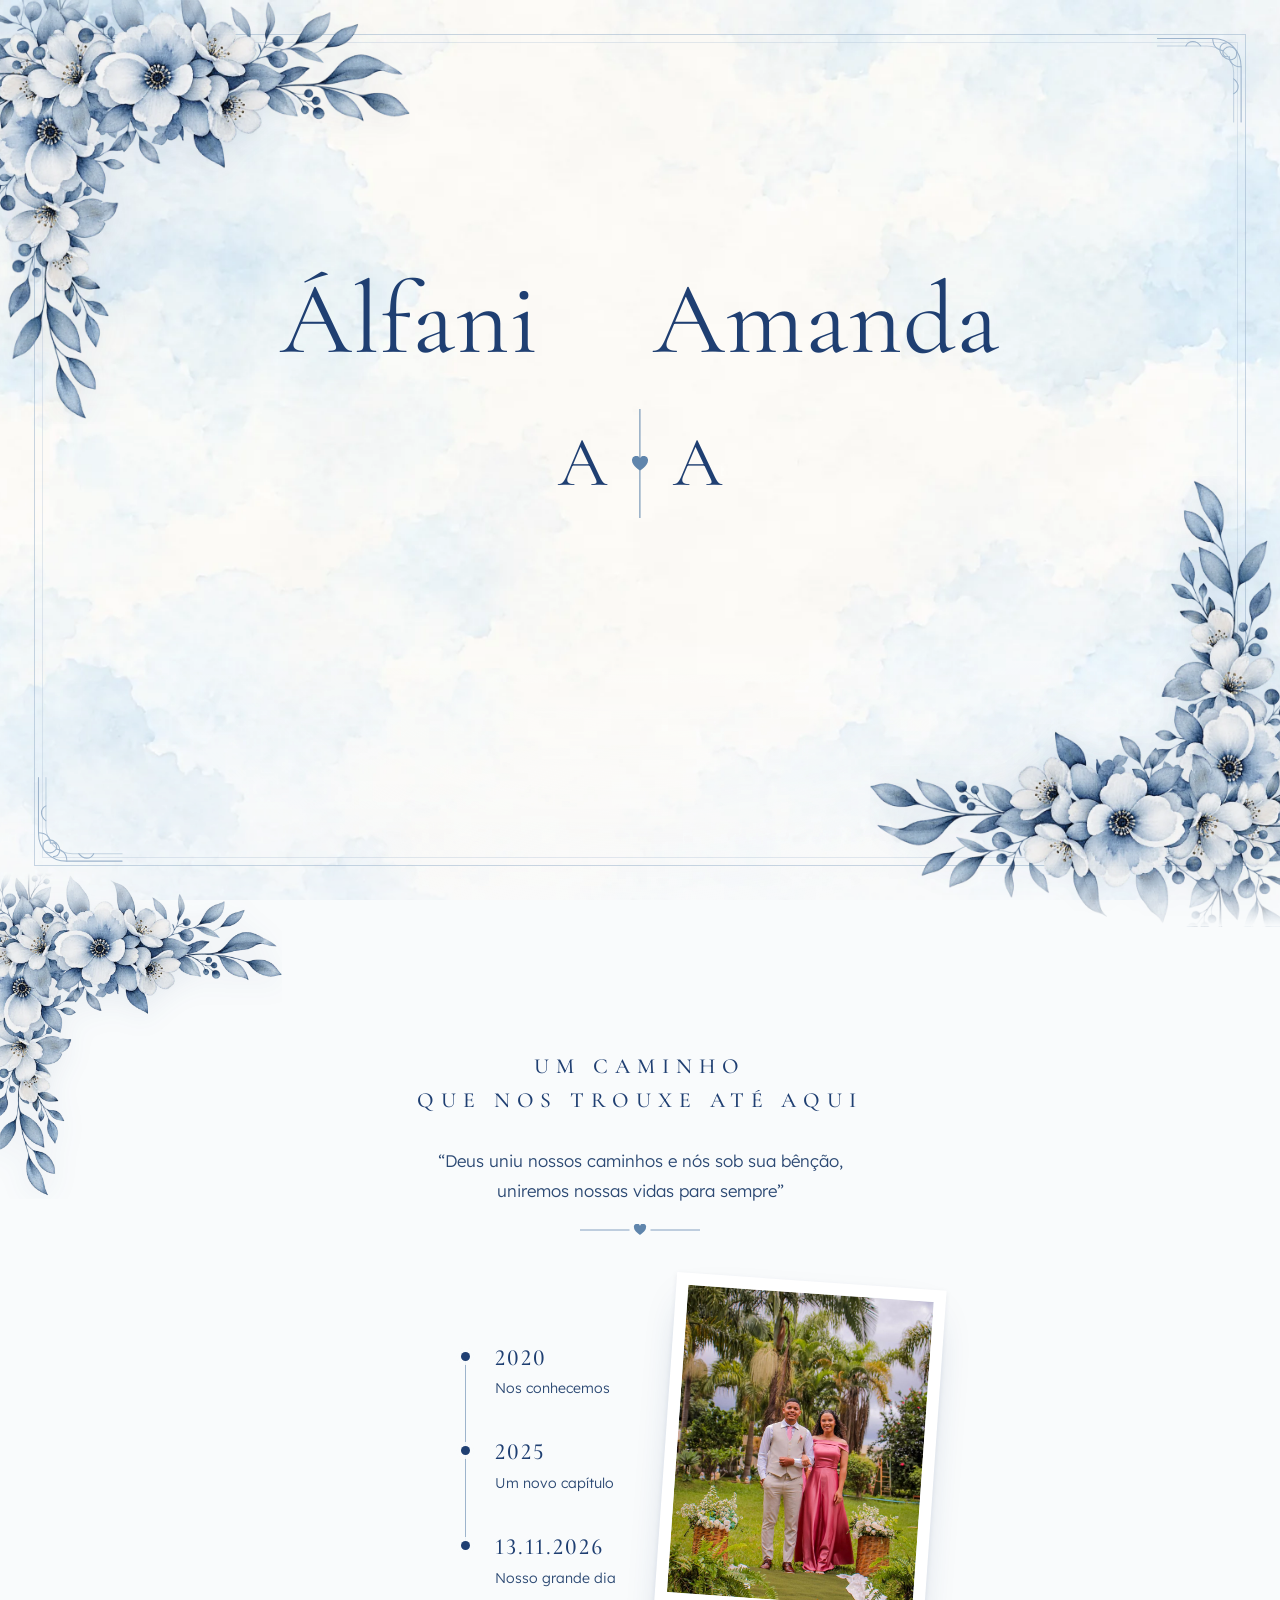
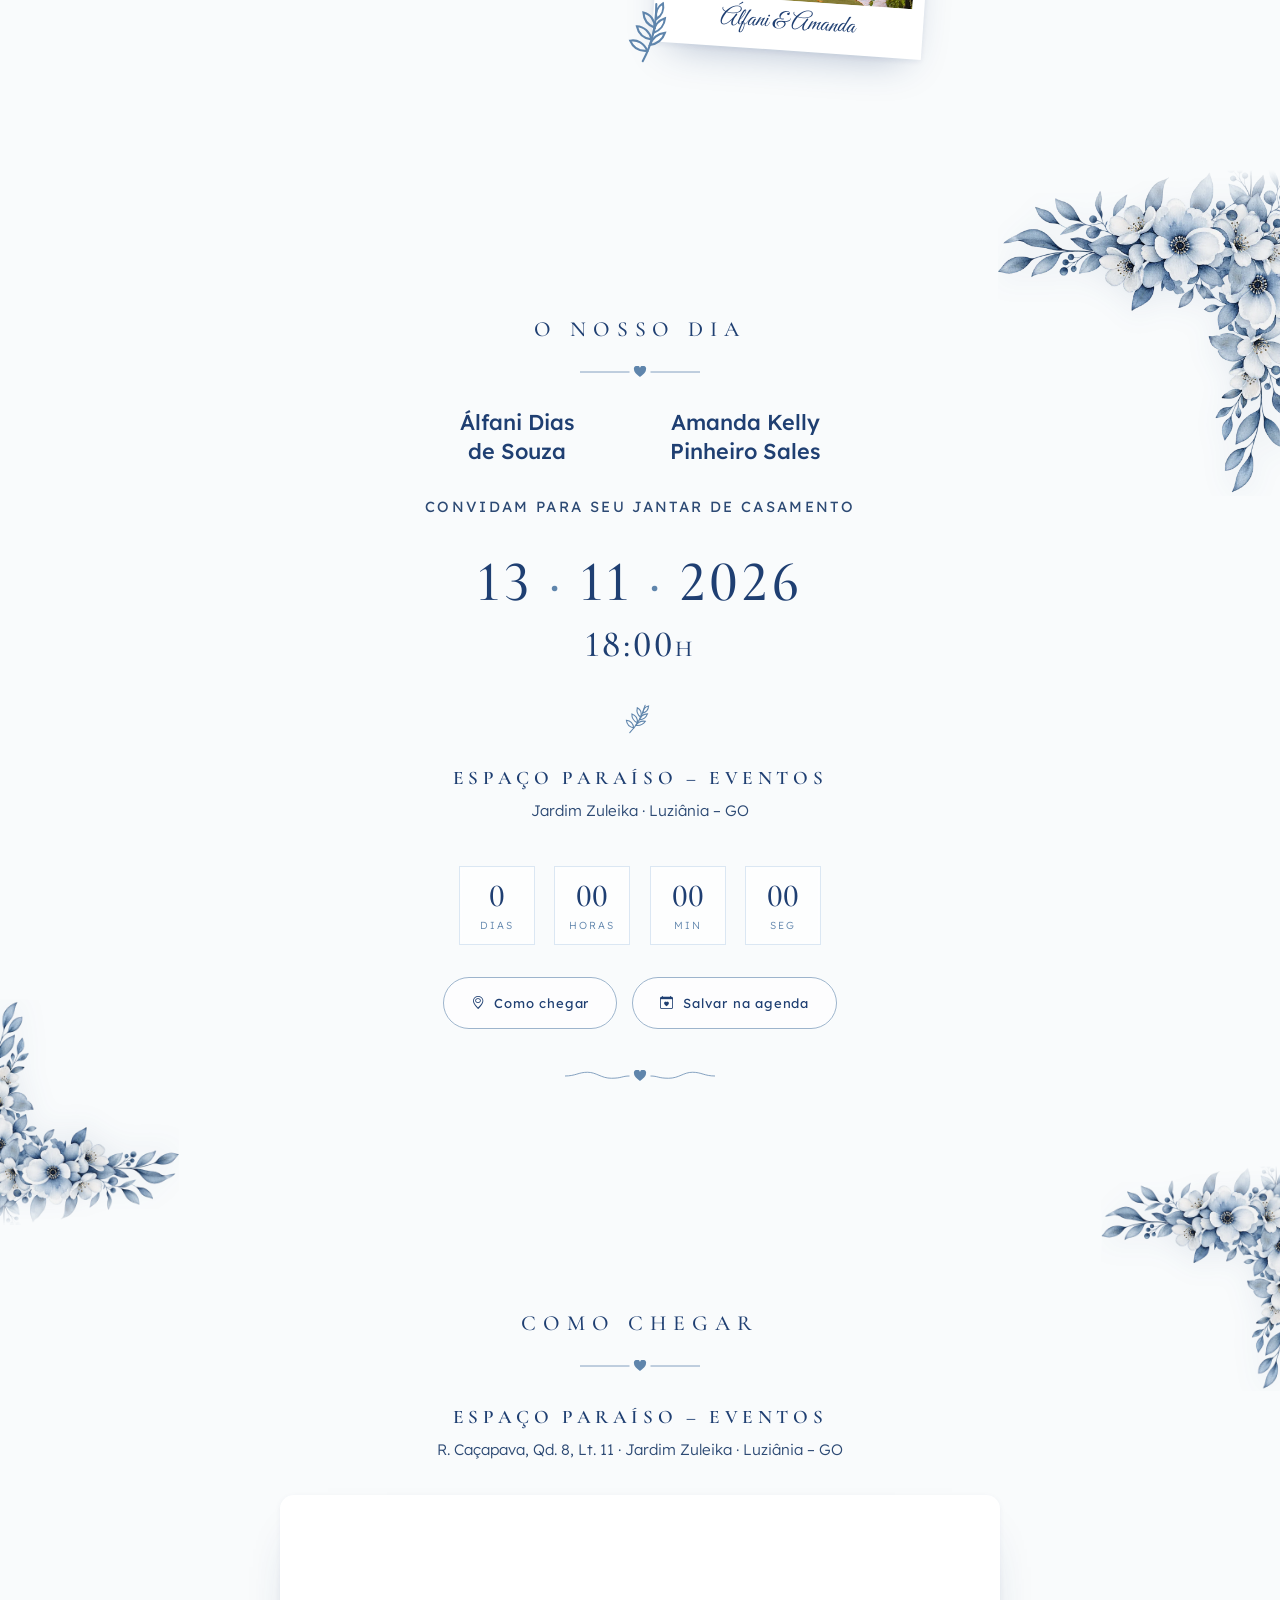
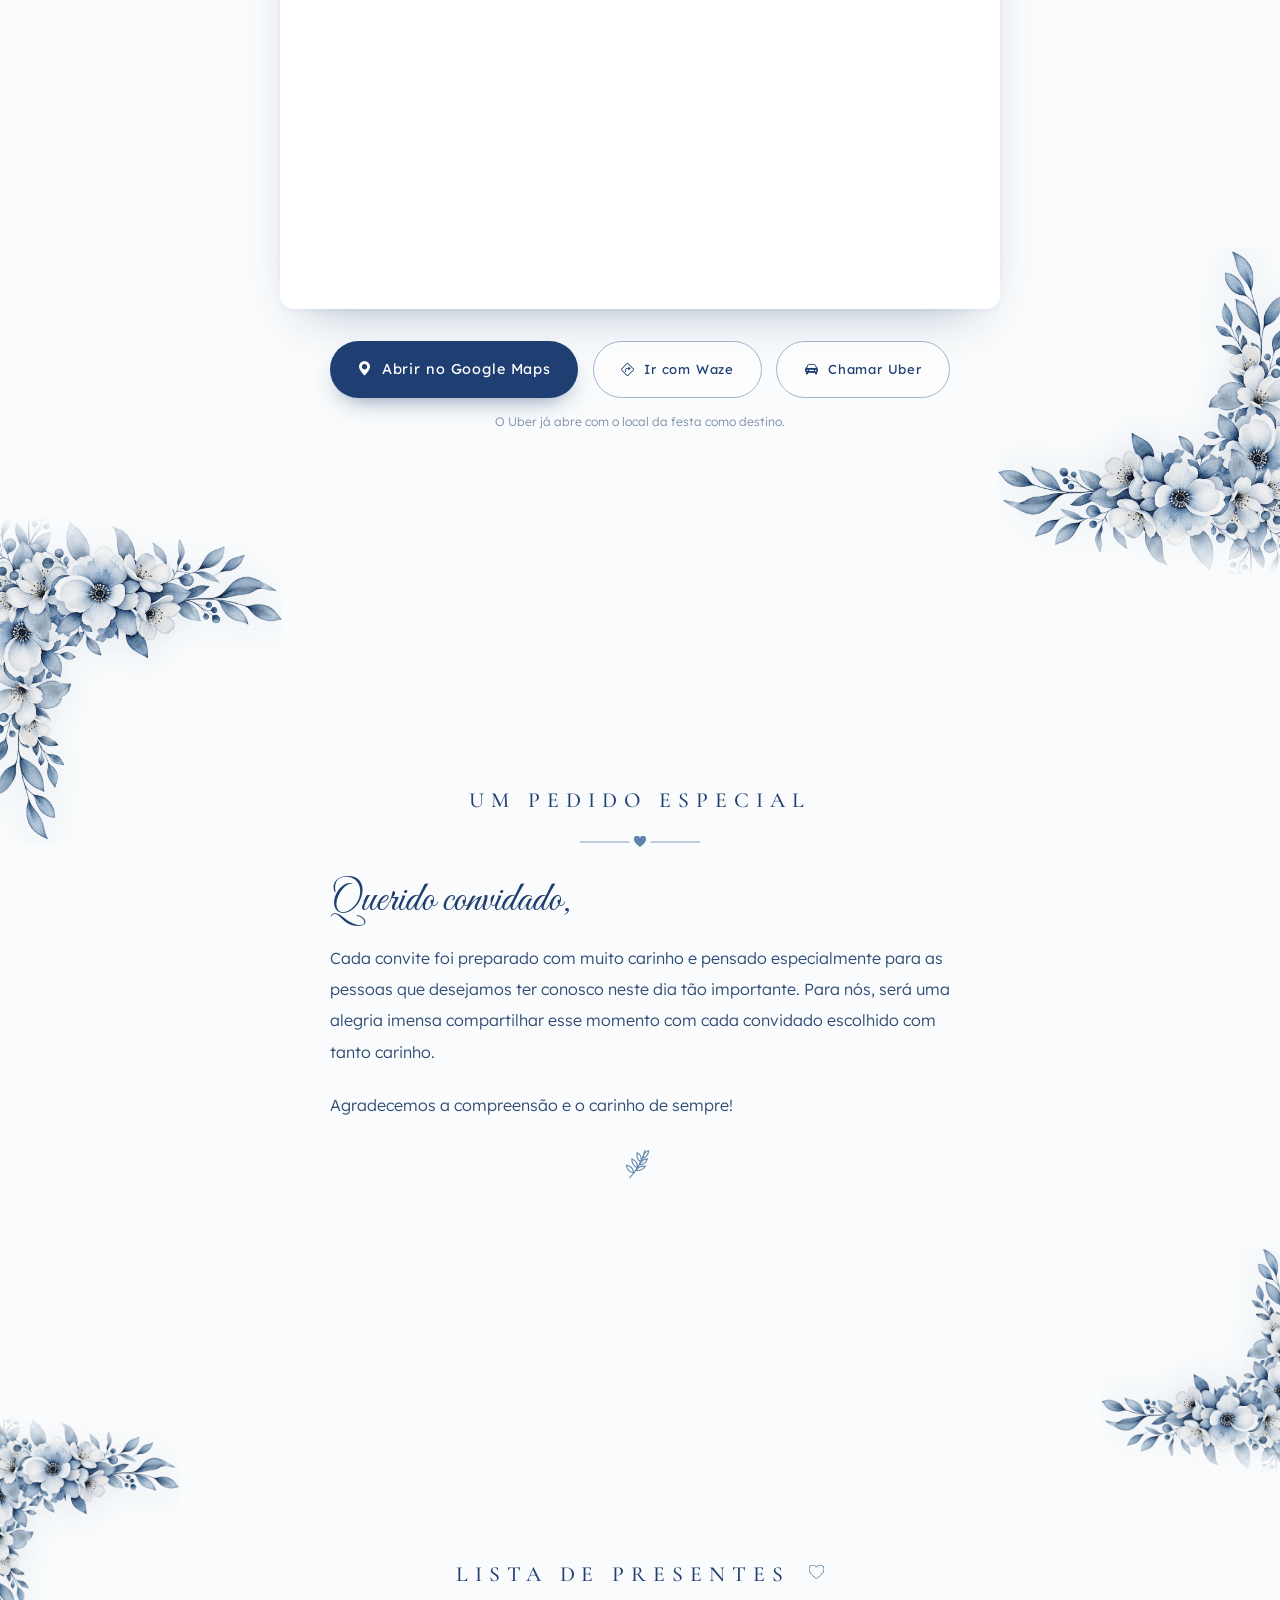
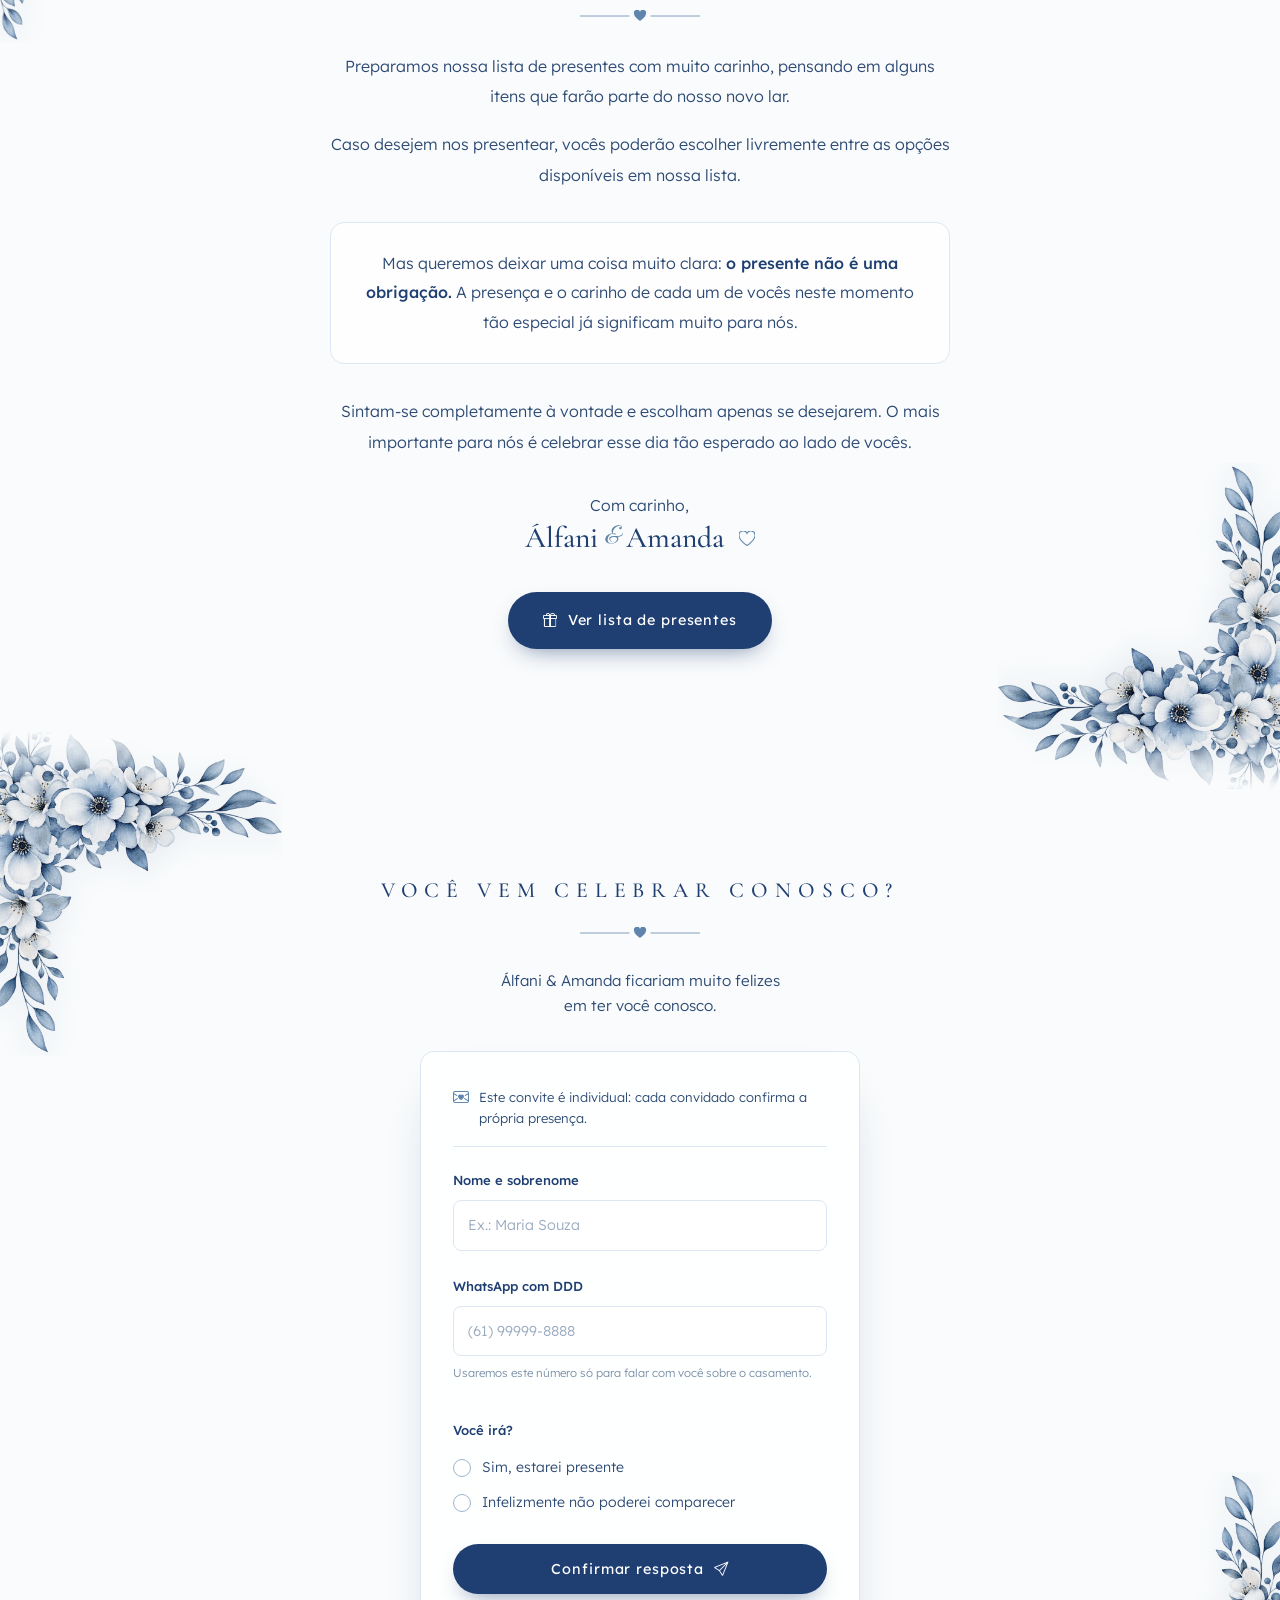
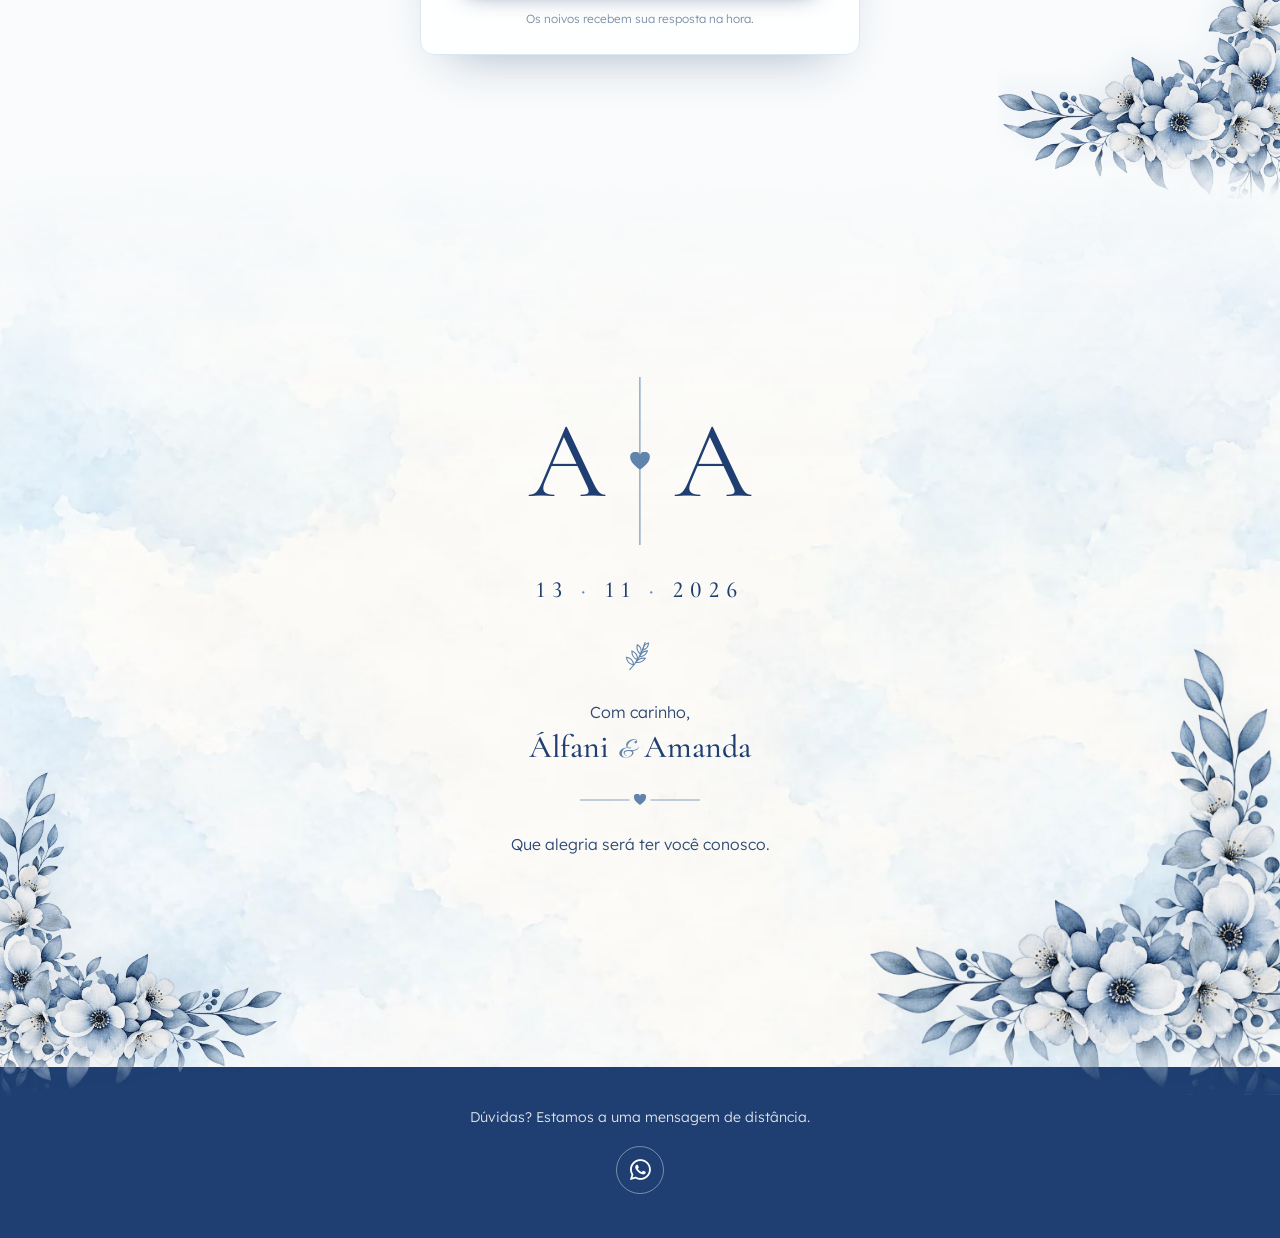
<file: index.html>
<!DOCTYPE html>
<html lang="pt-BR">
<head>
    <meta charset="UTF-8">
    <meta name="viewport" content="width=device-width, initial-scale=1.0">
    <title>Álfani &amp; Amanda · Você está convidado(a)!</title>
    <meta name="description" content="Você é muito especial para nós — vem celebrar com a gente! Álfani e Amanda convidam para o jantar de casamento, 13 de novembro de 2026, às 18h, no Espaço Paraíso Eventos, Luziânia - GO.">
    <meta name="theme-color" content="#f7fafd">

    <!-- meta tags de compartilhamento (WhatsApp, Facebook, Instagram etc. usam Open Graph) -->
    <meta property="og:site_name" content="Álfani & Amanda" />
    <meta property="og:title" content="Álfani & Amanda · Você está convidado(a)!" />
    <meta property="og:type" content="website" />
    <meta property="og:description" content="Você é muito especial para nós, e esse dia não seria o mesmo sem você. Vem celebrar com a gente: 13.11.2026, às 18h, no Espaço Paraíso Eventos, Luziânia - GO." />
    <!-- endereço do site: se o nome no Netlify for outro, troque aqui (e em config.js → siteUrl) -->
    <meta property="og:url" content="https://alfani-e-amanda.netlify.app/" />
    <meta property="og:image" content="https://alfani-e-amanda.netlify.app/og-convite.jpg" />
    <meta property="og:image:secure_url" content="https://alfani-e-amanda.netlify.app/og-convite.jpg" />
    <meta property="og:image:type" content="image/jpeg" />
    <meta property="og:image:width" content="1200" />
    <meta property="og:image:height" content="630" />
    <meta property="og:image:alt" content="Álfani e Amanda, 13 de novembro de 2026" />
    <meta property="og:locale" content="pt_BR" />
    <meta name="twitter:card" content="summary_large_image" />
    <meta name="twitter:title" content="Álfani & Amanda · Você está convidado(a)!" />
    <meta name="twitter:description" content="Você é muito especial para nós, e esse dia não seria o mesmo sem você. Vem celebrar com a gente: 13.11.2026, às 18h, no Espaço Paraíso Eventos, Luziânia - GO." />
    <meta name="twitter:image" content="https://alfani-e-amanda.netlify.app/og-convite.jpg" />

    <link rel="icon" href="data:image/svg+xml,%3Csvg xmlns='http://www.w3.org/2000/svg' viewBox='0 0 64 64'%3E%3Cpath d='M32 56S8 41 8 24a12 12 0 0 1 24-4 12 12 0 0 1 24 4c0 17-24 32-24 32z' fill='%235f85ac'/%3E%3C/svg%3E">

    <!-- fontes -->
    <link rel="preconnect" href="https://fonts.googleapis.com">
    <link rel="preconnect" href="https://fonts.gstatic.com" crossorigin>
    <link href="https://fonts.googleapis.com/css2?family=Cormorant+Garamond:ital,wght@0,400;0,500;0,600;1,400;1,500&family=Lexend:wght@300;400;500&family=Great+Vibes&display=swap" rel="stylesheet">
    <link rel="stylesheet" href="https://cdn.jsdelivr.net/npm/bootstrap-icons@1.11.3/font/bootstrap-icons.min.css">

    <link rel="preload" as="image" href="/layout-images/convite/fundo-aquarela.webp">
    <link rel="preload" as="image" href="/layout-images/convite/flores-canto.webp">
    <link rel="stylesheet" href="/convite.css">
    <script>document.documentElement.classList.add('js')</script>
</head>
<body>

<!-- ============ SÍMBOLOS SVG REUTILIZÁVEIS ============ -->
<svg width="0" height="0" style="position:absolute" aria-hidden="true">
    <defs>
        <!-- coração -->
        <symbol id="coracao" viewBox="0 0 24 22">
            <path d="M12 21.5S0 14.2 0 6.4A6.3 6.3 0 0 1 12 3.3a6.3 6.3 0 0 1 12 3.1c0 7.8-12 15.1-12 15.1z"/>
        </symbol>
        <!-- raminho -->
        <symbol id="raminho" viewBox="0 0 40 40">
            <g fill="none" stroke="currentColor" stroke-width="1.3" stroke-linecap="round">
                <path d="M8 36C16 28 22 18 26 4"/>
                <path d="M12.5 30.5c-5-1-8-4.5-8.5-9 4.5.5 8 3.8 8.5 9z"/>
                <path d="M17 24.5c-4.5-2-6.8-6-6.5-10.5 4.2 1.4 6.8 5.5 6.5 10.5z"/>
                <path d="M21 18c-3.8-2.8-5.2-7-4.2-11.2 3.8 2 5.5 6.5 4.2 11.2z"/>
                <path d="M15 27.5c4.5.6 8.7-1 11.3-4.8-4.4-.8-8.8 1.2-11.3 4.8z"/>
                <path d="M19.5 20.8c4.2-.2 7.8-2.8 9.3-6.8-4.3.1-8 2.6-9.3 6.8z"/>
                <path d="M23.5 13c3.7-1 6.3-4.2 6.6-8.2-3.8.9-6.5 4-6.6 8.2z"/>
            </g>
        </symbol>
        <!-- canto ornamental (inspirado na moldura do convite) -->
        <symbol id="canto" viewBox="0 0 120 120">
            <g fill="none" stroke="currentColor" stroke-width="1.4" stroke-linecap="round">
                <path d="M6 118V44C6 22 22 6 44 6h74"/>
                <path d="M16 118V52c0-20 16-36 36-36h66" opacity=".55"/>
                <path d="M30 30c-8 8-18 4-18-4s10-12 16-6c5 5 1 12-4 10"/>
                <path d="M30 30c8-8 4-18-4-18"/>
                <path d="M44 6c0 10-6 16-14 16M6 44c10 0 16-6 16-14"/>
                <path d="M60 16c6-8 16-8 20 0M16 60c-8 6-8 16 0 20"/>
            </g>
        </symbol>
        <!-- divisor: linha — coração — linha -->
        <symbol id="divisor" viewBox="0 0 160 16">
            <path d="M0 8h66M94 8h66" stroke="currentColor" stroke-width="1" fill="none"/>
            <path d="M80 14.5S72 9.7 72 4.7a4 4 0 0 1 8-1.9 4 4 0 0 1 8 1.9c0 5-8 9.8-8 9.8z" fill="currentColor"/>
        </symbol>
        <!-- divisor ondulado -->
        <symbol id="divisor-onda" viewBox="0 0 200 16">
            <path d="M0 8c14 0 18-5 30-5s18 8 32 8 14-3 24-3M114 8c10 0 10 3 24 3s20-8 32-8 16 5 30 5" stroke="currentColor" stroke-width="1" fill="none"/>
            <path d="M100 14.5S92 9.7 92 4.7a4 4 0 0 1 8-1.9 4 4 0 0 1 8 1.9c0 5-8 9.8-8 9.8z" fill="currentColor"/>
        </symbol>
    </defs>
</svg>

<!-- ============ MENU ============ -->
<header class="topo" id="topo">
    <nav class="menu" aria-label="Navegação principal">
        <a href="#inicio" class="menu__marca" aria-label="Início">A<svg><use href="#coracao"/></svg>A</a>
        <button class="menu__botao" aria-label="Abrir menu" aria-expanded="false" aria-controls="menu-links">
            <span></span><span></span><span></span>
        </button>
        <ul class="menu__links" id="menu-links">
            <li><a href="#inicio">Início</a></li>
            <li><a href="#o-casal">O casal</a></li>
            <li><a href="#nosso-dia">O nosso dia</a></li>
            <li><a href="#local">Local</a></li>
            <li><a href="#presentes">Presentes</a></li>
            <li><a href="#rsvp">RSVP</a></li>
        </ul>
    </nav>
</header>

<main>

    <!-- ============ 1. HERO ============ -->
    <section class="secao hero" id="inicio">
        <img class="flor flor--tl flor--grande" src="/layout-images/convite/flores-canto.webp" alt="">
        <img class="flor flor--br flor--grande" src="/layout-images/convite/flores-canto.webp" alt="">

        <div class="moldura" aria-hidden="true">
            <svg class="moldura__canto moldura__canto--tl"><use href="#canto"/></svg>
            <svg class="moldura__canto moldura__canto--tr"><use href="#canto"/></svg>
            <svg class="moldura__canto moldura__canto--bl"><use href="#canto"/></svg>
            <svg class="moldura__canto moldura__canto--br"><use href="#canto"/></svg>
        </div>

        <div class="conteudo hero__conteudo">
            <p class="sobretitulo hero-etapa">Jantar de casamento</p>
            <!-- as letras dos nomes "nascem" de cada A do monograma (ver convite.js) -->
            <h1 class="hero__nomes" aria-label="Álfani &amp; Amanda">
                <span class="nome" data-origem="mono-a1">Álfani</span>
                <span class="e-comercial hero-etapa">&amp;</span>
                <span class="nome" data-origem="mono-a2">Amanda</span>
            </h1>

            <div class="monograma hero__monograma" aria-hidden="true">
                <span id="mono-a1" class="monograma__letra">A</span>
                <span class="monograma__eixo"><svg><use href="#coracao"/></svg></span>
                <span id="mono-a2" class="monograma__letra">A</span>
            </div>

            <p class="hero__data hero-etapa">13 <i>·</i> 11 <i>·</i> 2026</p>

            <a href="#o-casal" class="rolar hero-etapa" aria-label="Rolar para baixo">
                <i class="bi bi-chevron-down"></i>
            </a>
        </div>
    </section>

    <!-- ============ 2. O CASAL / NOSSA HISTÓRIA ============ -->
    <section class="secao secao--espelho" id="o-casal">
        <img class="flor flor--tl flor--media" src="/layout-images/convite/flores-canto.webp" alt="">

        <div class="conteudo">
            <h2 class="titulo revelar">Um caminho<br>que nos trouxe até aqui</h2>

            <blockquote class="citacao revelar">
                “Deus uniu nossos caminhos e nós sob sua bênção, uniremos nossas vidas para sempre”
            </blockquote>
            <svg class="divisor revelar" aria-hidden="true"><use href="#divisor"/></svg>

            <div class="historia">
                <!-- TODO: confirmar com o casal as datas e textos reais da linha do tempo -->
                <ol class="linha-tempo revelar">
                    <li>
                        <strong>2020</strong>
                        <span>Nos conhecemos</span>
                    </li>
                    <li>
                        <strong>2025</strong>
                        <span>Um novo capítulo</span>
                    </li>
                    <li>
                        <strong>13.11.2026</strong>
                        <span>Nosso grande dia</span>
                    </li>
                </ol>

                <figure class="polaroid revelar">
                    <div class="polaroid__foto">
                        <!-- Coloque a foto do casal em /layout-images/convite/casal.jpg -->
                        <img src="/layout-images/convite/casal.jpeg" alt="Álfani e Amanda" loading="lazy" onerror="this.remove()">
                        <div class="polaroid__reserva" aria-hidden="true">
                            <span>A</span><svg><use href="#coracao"/></svg><span>A</span>
                        </div>
                    </div>
                    <figcaption>Álfani &amp; Amanda</figcaption>
                    <svg class="polaroid__raminho" aria-hidden="true"><use href="#raminho"/></svg>
                </figure>
            </div>
        </div>
    </section>

    <!-- ============ 3. O NOSSO DIA ============ -->
    <section class="secao" id="nosso-dia">
        <img class="flor flor--tr flor--media" src="/layout-images/convite/flores-canto.webp" alt="">
        <img class="flor flor--bl flor--pequena" src="/layout-images/convite/flores-canto.webp" alt="">

        <div class="conteudo">
            <h2 class="titulo revelar">O nosso dia</h2>
            <svg class="divisor revelar" aria-hidden="true"><use href="#divisor"/></svg>

            <div class="nomes-completos revelar">
                <p>Álfani Dias<br>de Souza</p>
                <p>Amanda Kelly<br>Pinheiro Sales</p>
            </div>
            <p class="convidam revelar">convidam para seu jantar de casamento</p>

            <p class="dia__data revelar">13 <i>·</i> 11 <i>·</i> 2026</p>
            <p class="dia__hora revelar">18:00<small>h</small></p>

            <svg class="raminho revelar" aria-hidden="true"><use href="#raminho"/></svg>

            <p class="dia__local revelar">Espaço Paraíso – Eventos</p>
            <p class="dia__endereco revelar">Jardim Zuleika · Luziânia – GO</p>

            <div class="contador revelar" aria-label="Contagem regressiva">
                <div><span id="dias">0</span><small>dias</small></div>
                <div><span id="horas">00</span><small>horas</small></div>
                <div><span id="minutos">00</span><small>min</small></div>
                <div><span id="segundos">00</span><small>seg</small></div>
            </div>

            <div class="acoes revelar">
                <a class="botao botao--contorno" href="#local">
                    <i class="bi bi-geo-alt"></i> Como chegar
                </a>
                <a class="botao botao--contorno" target="_blank" rel="noopener"
                   href="https://calendar.google.com/calendar/render?action=TEMPLATE&text=Jantar+de+Casamento+%C3%81lfani+%26+Amanda&dates=20261113T210000Z/20261114T030000Z&location=Espa%C3%A7o+Para%C3%ADso+Eventos+-+Jardim+Zuleika%2C+Luzi%C3%A2nia+-+GO">
                    <i class="bi bi-calendar-heart"></i> Salvar na agenda
                </a>
            </div>

            <svg class="divisor divisor--onda revelar" aria-hidden="true"><use href="#divisor-onda"/></svg>
        </div>
    </section>

    <!-- ============ 4. LOCAL / COMO CHEGAR ============ -->
    <section class="secao secao--espelho" id="local">
        <img class="flor flor--tr flor--pequena" src="/layout-images/convite/flores-canto.webp" alt="">
        <img class="flor flor--br flor--media" src="/layout-images/convite/flores-canto.webp" alt="">

        <div class="conteudo">
            <h2 class="titulo revelar">Como chegar</h2>
            <svg class="divisor revelar" aria-hidden="true"><use href="#divisor"/></svg>

            <p class="dia__local revelar">Espaço Paraíso – Eventos</p>
            <p class="dia__endereco revelar" id="local-endereco">R. Caçapava, Qd. 8, Lt. 11 · Jardim Zuleika · Luziânia – GO</p>

            <div class="mapa revelar">
                <iframe
                    title="Mapa do Espaço Paraíso Eventos"
                    src="https://www.google.com/maps?q=-16.1359082,-47.9591609&amp;z=16&amp;output=embed"
                    loading="lazy"
                    referrerpolicy="no-referrer-when-downgrade"
                    allowfullscreen></iframe>
            </div>

            <!-- os links abaixo são montados a partir de config.js (local) -->
            <div class="acoes acoes--rotas revelar">
                <a class="botao botao--cheio botao--auto" target="_blank" rel="noopener" id="rota-google"
                   href="https://share.google/DKx1PzBp9vqPbJ42H">
                    <i class="bi bi-geo-alt-fill"></i> Abrir no Google Maps
                </a>
                <a class="botao botao--contorno" target="_blank" rel="noopener" id="rota-waze"
                   href="https://waze.com/ul?ll=-16.1359082,-47.9591609&amp;navigate=yes">
                    <i class="bi bi-sign-turn-right"></i> Ir com Waze
                </a>
                <a class="botao botao--contorno" target="_blank" rel="noopener" id="rota-uber"
                   href="https://m.uber.com/ul/?action=setPickup&amp;pickup=my_location&amp;dropoff%5Blatitude%5D=-16.1359082&amp;dropoff%5Blongitude%5D=-47.9591609">
                    <i class="bi bi-car-front-fill"></i> Chamar Uber
                </a>
            </div>
            <p class="rotas__nota revelar">O Uber já abre com o local da festa como destino.</p>
        </div>
    </section>

    <!-- ============ 5. UM PEDIDO ESPECIAL ============ -->
    <section class="secao" id="pedido">
        <img class="flor flor--tl flor--media" src="/layout-images/convite/flores-canto.webp" alt="">
        <img class="flor flor--br flor--pequena" src="/layout-images/convite/flores-canto.webp" alt="">

        <div class="conteudo conteudo--estreito">
            <h2 class="titulo revelar">Um pedido especial</h2>
            <svg class="divisor revelar" aria-hidden="true"><use href="#divisor"/></svg>

            <p class="pedido__saudacao revelar">Querido convidado,</p>
            <div class="pedido__texto revelar">
                <p>Cada convite foi preparado com muito carinho e pensado especialmente para as pessoas que desejamos ter conosco neste dia tão importante. Para nós, será uma alegria imensa compartilhar esse momento com cada convidado escolhido com tanto carinho.</p>
                <p>Agradecemos a compreensão e o carinho de sempre!</p>
            </div>
            <svg class="raminho revelar" aria-hidden="true"><use href="#raminho"/></svg>
        </div>
    </section>

    <!-- ============ 6. LISTA DE PRESENTES ============ -->
    <section class="secao secao--espelho" id="presentes">
        <img class="flor flor--tl flor--pequena" src="/layout-images/convite/flores-canto.webp" alt="">
        <img class="flor flor--br flor--media" src="/layout-images/convite/flores-canto.webp" alt="">

        <div class="conteudo conteudo--estreito">
            <h2 class="titulo revelar">
                Lista de Presentes
                <svg class="titulo__coracao" aria-hidden="true"><use href="#coracao"/></svg>
            </h2>
            <svg class="divisor revelar" aria-hidden="true"><use href="#divisor"/></svg>

            <div class="presentes__texto revelar">
                <p>Preparamos nossa lista de presentes com muito carinho, pensando em alguns itens que farão parte do nosso novo lar.</p>
                <p>Caso desejem nos presentear, vocês poderão escolher livremente entre as opções disponíveis em nossa lista.</p>
            </div>

            <blockquote class="presentes__destaque revelar">
                <p>Mas queremos deixar uma coisa muito clara: <strong>o presente não é uma obrigação.</strong> A presença e o carinho de cada um de vocês neste momento tão especial já significam muito para nós.</p>
            </blockquote>

            <div class="presentes__texto revelar">
                <p>Sintam-se completamente à vontade e escolham apenas se desejarem. O mais importante para nós é celebrar esse dia tão esperado ao lado de vocês.</p>
            </div>

            <div class="assinatura revelar">
                <p class="assinatura__carinho">Com carinho,</p>
                <p class="assinatura__nomes">
                    Álfani <span class="e-comercial">&amp;</span> Amanda
                    <svg aria-hidden="true"><use href="#coracao"/></svg>
                </p>
            </div>

            <a class="botao botao--cheio botao--auto botao--presentes revelar" href="/lista-de-presentes.html">
                <i class="bi bi-gift"></i> Ver lista de presentes
            </a>
        </div>
    </section>

    <!-- ============ 7. RSVP ============ -->
    <section class="secao" id="rsvp">
        <img class="flor flor--tl flor--media" src="/layout-images/convite/flores-canto.webp" alt="">
        <img class="flor flor--br flor--media" src="/layout-images/convite/flores-canto.webp" alt="">

        <div class="conteudo">
            <h2 class="titulo revelar">Você vem celebrar conosco?</h2>
            <svg class="divisor revelar" aria-hidden="true"><use href="#divisor"/></svg>
            <p class="subtitulo revelar">Álfani &amp; Amanda ficariam muito felizes<br>em ter você conosco.</p>

            <form class="cartao-form revelar" id="form-rsvp" novalidate>
                <p class="cartao-form__intro">
                    <i class="bi bi-envelope-heart" aria-hidden="true"></i>
                    Este convite é individual: cada convidado confirma a própria presença.
                </p>

                <!-- nome + WhatsApp (ou "confirmando como…" se já identificado) -->
                <div id="rsvp-identificacao"></div>

                <p class="rsvp-anterior" id="rsvp-anterior" hidden></p>

                <fieldset class="campo" data-campo="presenca">
                    <legend class="campo__rotulo">Você irá?</legend>
                    <label class="opcao">
                        <input type="radio" name="presenca" value="sim" required>
                        <span class="opcao__marca"></span>
                        Sim, estarei presente
                    </label>
                    <label class="opcao">
                        <input type="radio" name="presenca" value="nao">
                        <span class="opcao__marca"></span>
                        Infelizmente não poderei comparecer
                    </label>
                    <span class="campo__erro">Escolha uma das opções.</span>
                </fieldset>

                <p class="cartao-form__erro" id="rsvp-erro" hidden></p>

                <button type="submit" class="botao botao--cheio" id="rsvp-enviar">
                    Confirmar resposta <i class="bi bi-send"></i>
                </button>
                <p class="cartao-form__nota">Os noivos recebem sua resposta na hora.</p>
            </form>

            <!-- depois de enviar -->
            <div class="cartao-form cartao-form--sucesso" id="rsvp-sucesso" hidden>
                <svg class="cartao-form__coracao" aria-hidden="true"><use href="#coracao"/></svg>
                <h3 id="rsvp-sucesso-titulo"></h3>
                <p id="rsvp-sucesso-texto"></p>
                <div class="pendentes" id="rsvp-pendentes" hidden></div>
                <button type="button" class="botao-link" id="rsvp-alterar">Alterar minha resposta</button>
            </div>
        </div>
    </section>

    <!-- ============ 8. ENCERRAMENTO ============ -->
    <section class="secao secao--espelho final">
        <img class="flor flor--bl flor--media" src="/layout-images/convite/flores-canto.webp" alt="">
        <img class="flor flor--br flor--grande" src="/layout-images/convite/flores-canto.webp" alt="">

        <div class="conteudo">
            <div class="monograma monograma--grande revelar" aria-hidden="true">
                <span>A</span>
                <span class="monograma__eixo"><svg><use href="#coracao"/></svg></span>
                <span>A</span>
            </div>
            <p class="hero__data revelar">13 <i>·</i> 11 <i>·</i> 2026</p>
            <svg class="raminho revelar" aria-hidden="true"><use href="#raminho"/></svg>

            <p class="final__carinho revelar">Com carinho,</p>
            <p class="final__nomes revelar">Álfani <span class="e-comercial">&amp;</span> Amanda</p>
            <svg class="divisor revelar" aria-hidden="true"><use href="#divisor"/></svg>
            <p class="final__frase revelar">Que alegria será ter você conosco.</p>
        </div>
    </section>

</main>

<footer class="rodape">
    <p>Dúvidas? Estamos a uma mensagem de distância.</p>
    <a class="rodape__whats" id="link-whats" href="https://wa.me/61994061823" target="_blank" rel="noopener" aria-label="Falar no WhatsApp">
        <i class="bi bi-whatsapp"></i>
    </a>
</footer>

<div class="aviso" id="aviso" role="status" aria-live="polite"></div>

<script src="/config.js"></script>
<script src="/convite.js"></script>
<script type="module" src="/rsvp.js"></script>
</body>
</html>
</file>
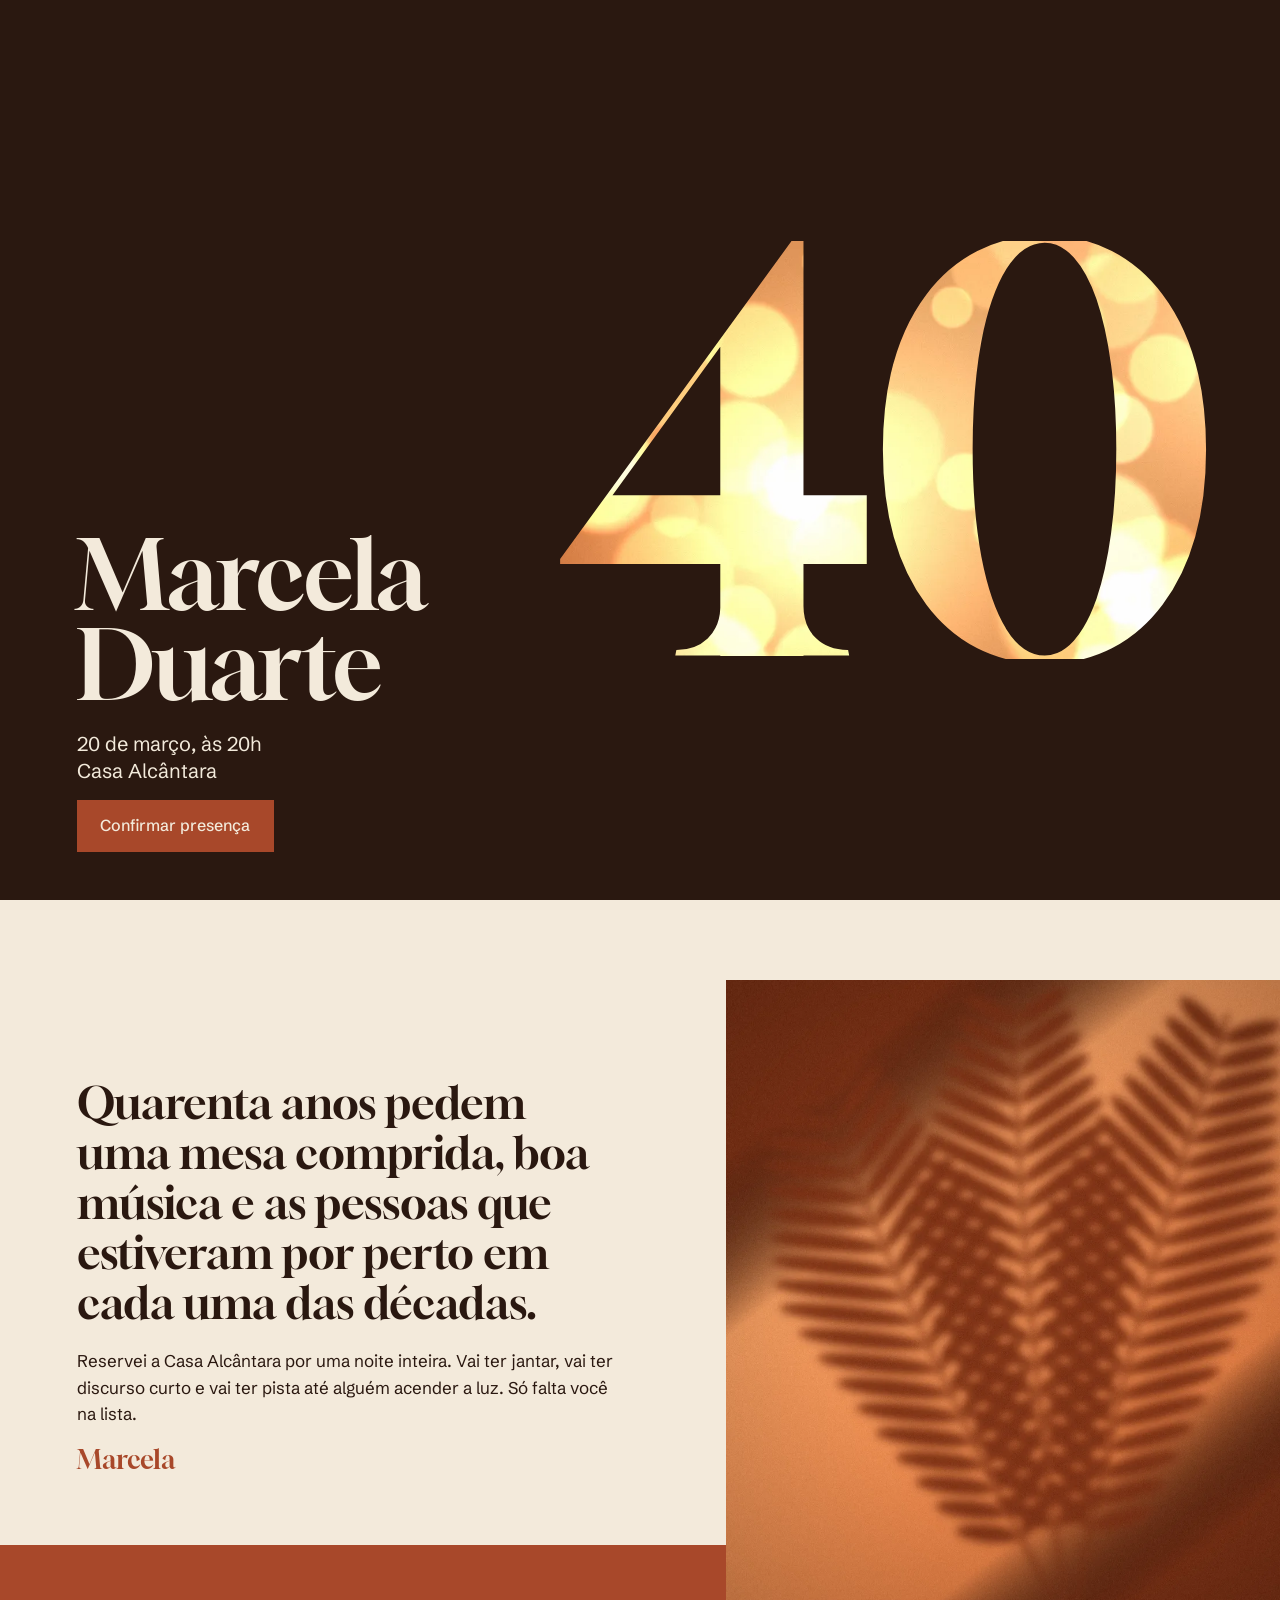
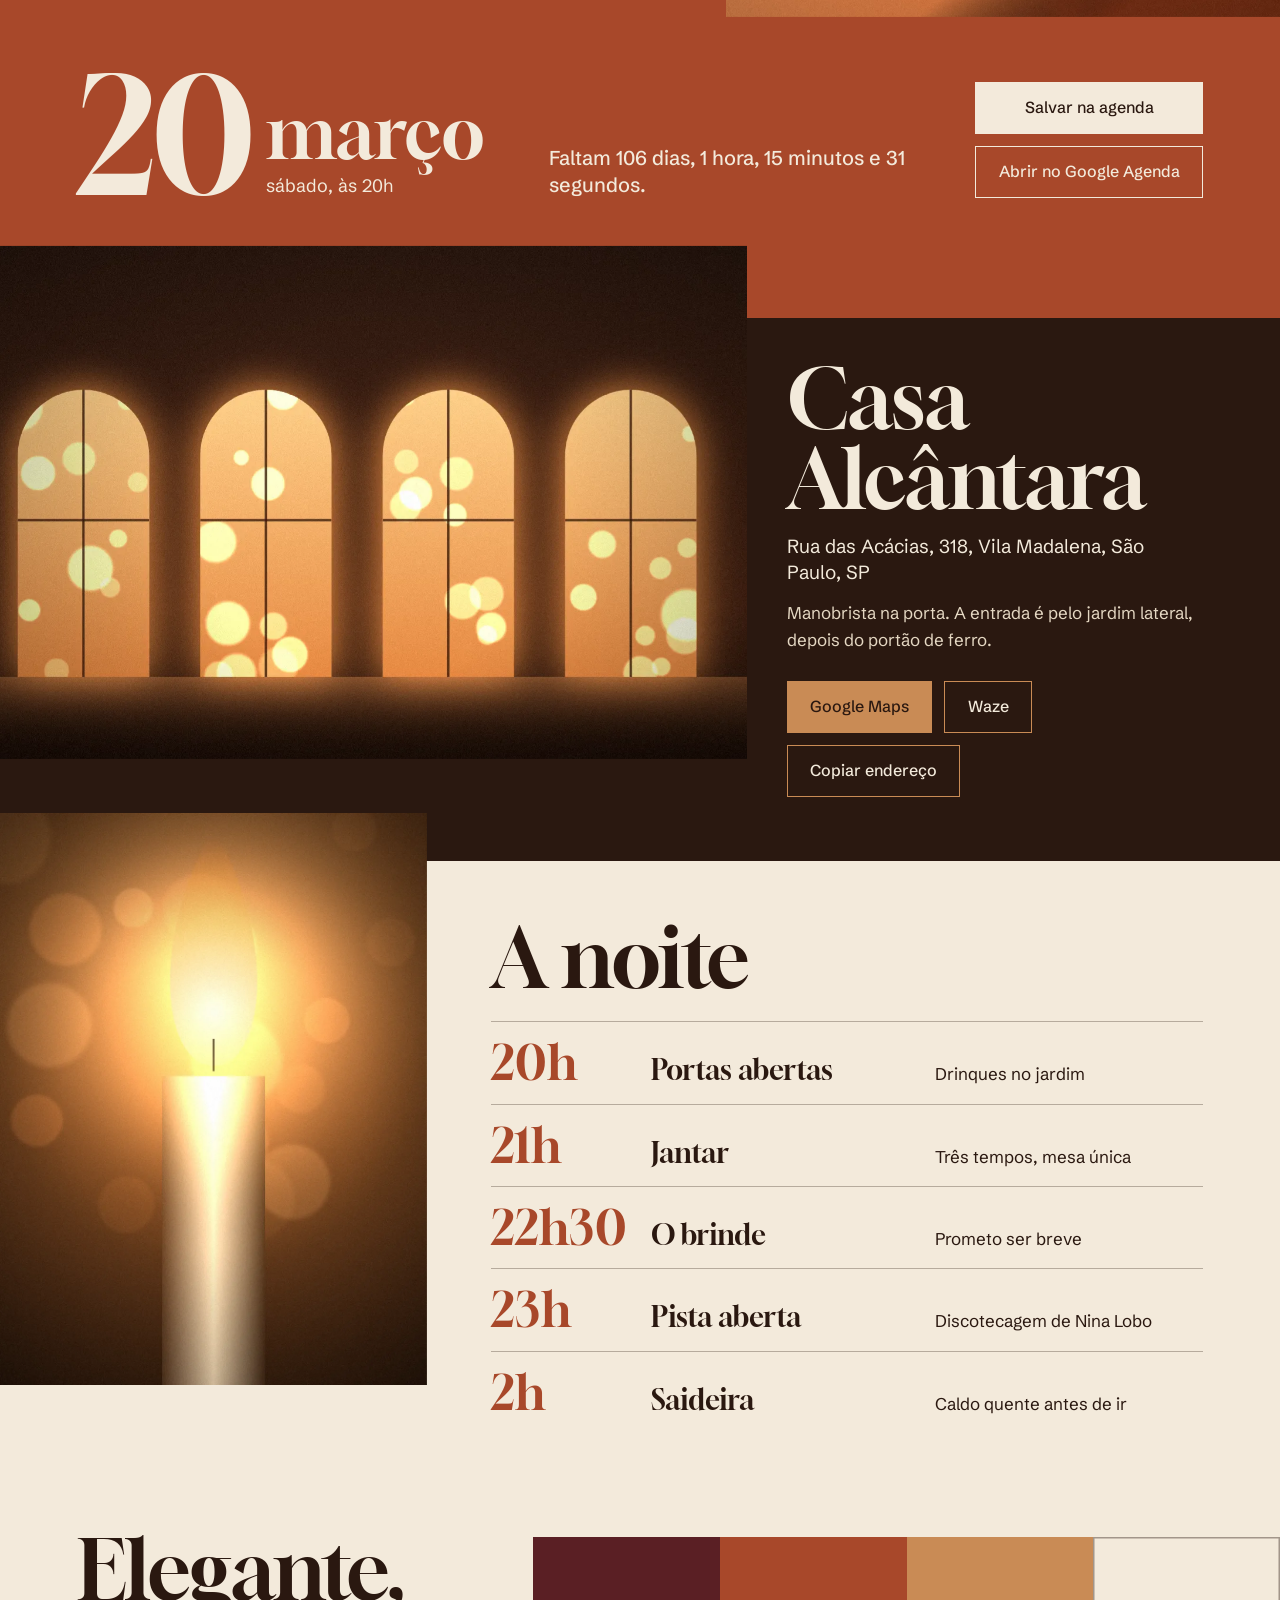
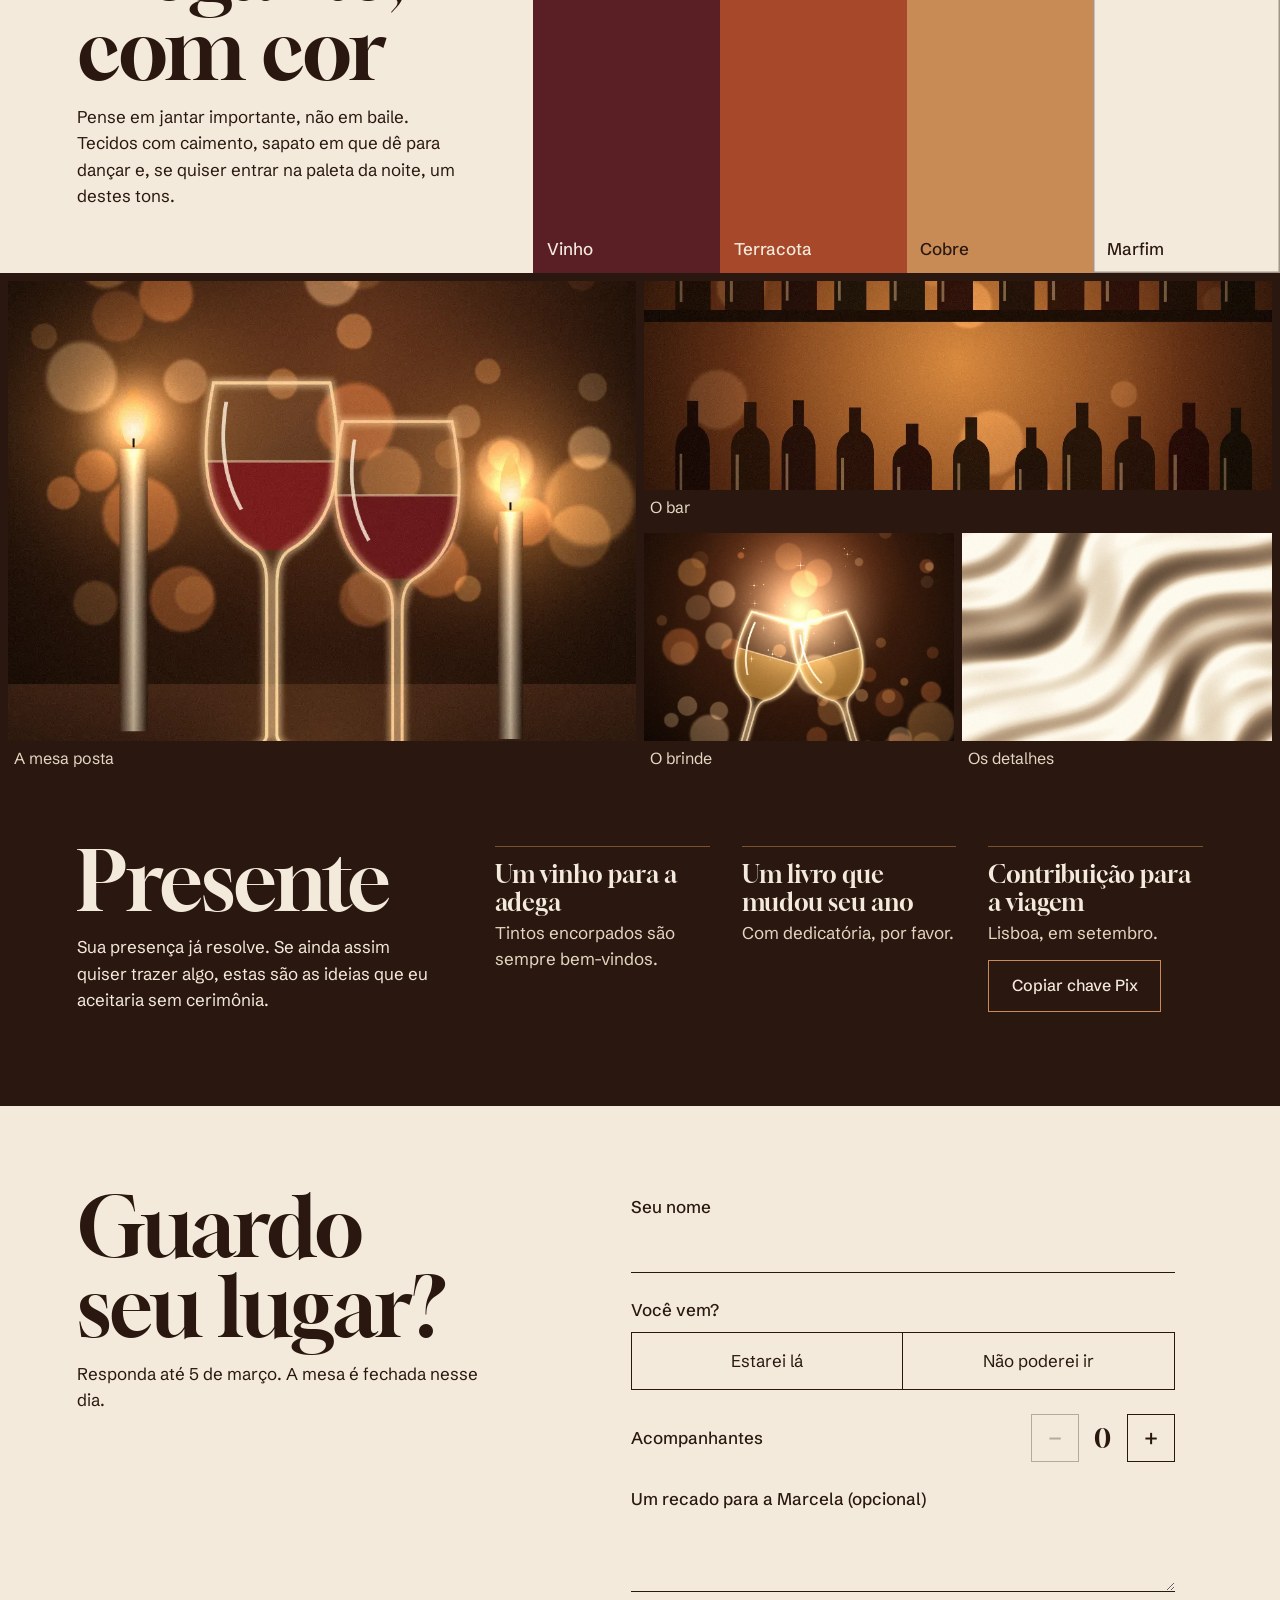
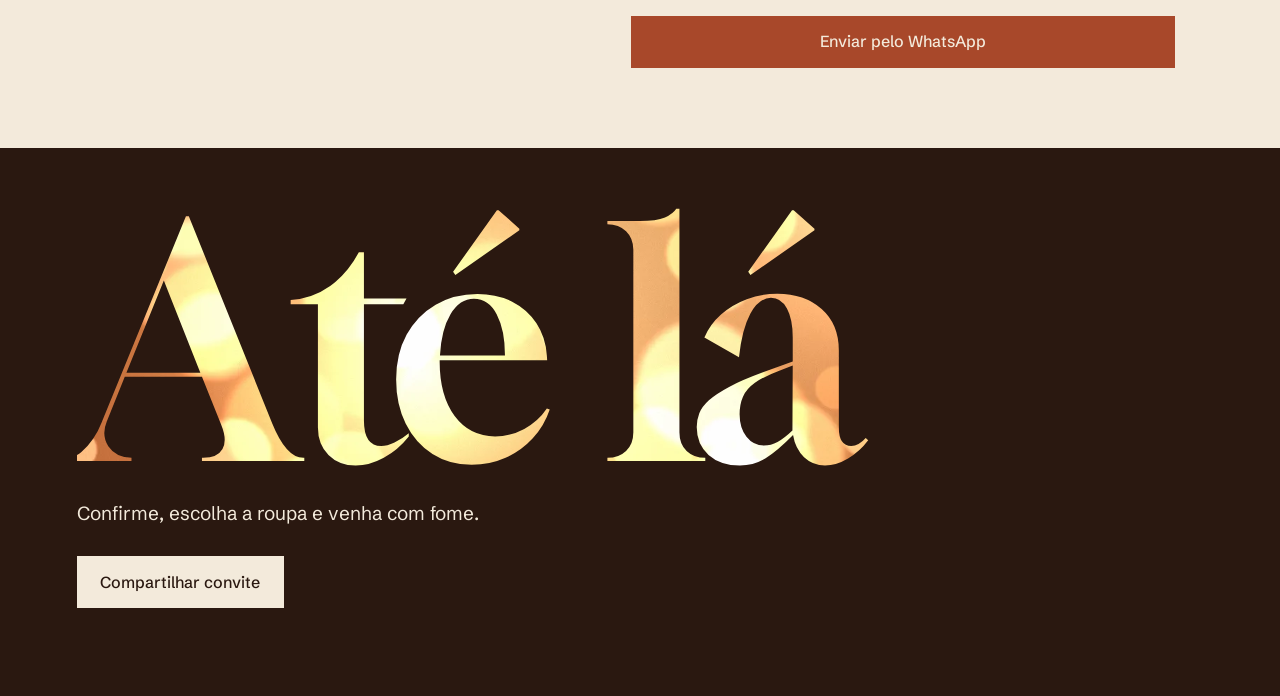
<file: variacoes/01-aniversario-adulto/index.html>
<!DOCTYPE html>
<html lang="pt-BR">
<head>
    <meta charset="UTF-8">
    <meta name="viewport" content="width=device-width, initial-scale=1">
    <title>Os 40 de Marcela · 20 de março</title>
    <meta name="description" content="Marcela Duarte convida para uma noite de jantar, brinde e pista em 20 de março de 2027, na Casa Alcântara.">
    <meta name="theme-color" content="#2a1810">
    <meta property="og:type" content="website">
    <meta property="og:locale" content="pt_BR">
    <meta property="og:title" content="Os 40 de Marcela · 20 de março">
    <meta property="og:description" content="Marcela Duarte convida para uma noite de jantar, brinde e pista em 20 de março de 2027, na Casa Alcântara.">
    <meta property="og:image" content="assets/og.jpg">
    <meta property="og:image:width" content="1200">
    <meta property="og:image:height" content="630">
    <meta name="twitter:card" content="summary_large_image">
    <link rel="icon" href="data:image/svg+xml,%3Csvg xmlns='http://www.w3.org/2000/svg' viewBox='0 0 64 64'%3E%3Crect width='64' height='64' fill='%232a1810'/%3E%3Cpath d='M38 12h6v26h6v6h-6v8h-7v-8H14v-6zm-1 26V22L22 38z' fill='%23c98b55'/%3E%3C/svg%3E">
    <link rel="preload" as="font" type="font/woff2" href="assets/fontes/gloock-latin-400-normal.woff2" crossorigin>
    <link rel="preload" as="image" href="assets/fotos/velas-numero.webp">
    <link rel="stylesheet" href="../compartilhado/base.css">
    <link rel="stylesheet" href="estilo.css">
</head>
<body>
    <div id="convite"></div>
    <noscript><p style="padding:2rem;font-family:serif">Este convite precisa de JavaScript para abrir. Ative-o no navegador ou peça os detalhes a quem enviou o link.</p></noscript>
    <script type="module" src="app.js"></script>
</body>
</html>
</file>
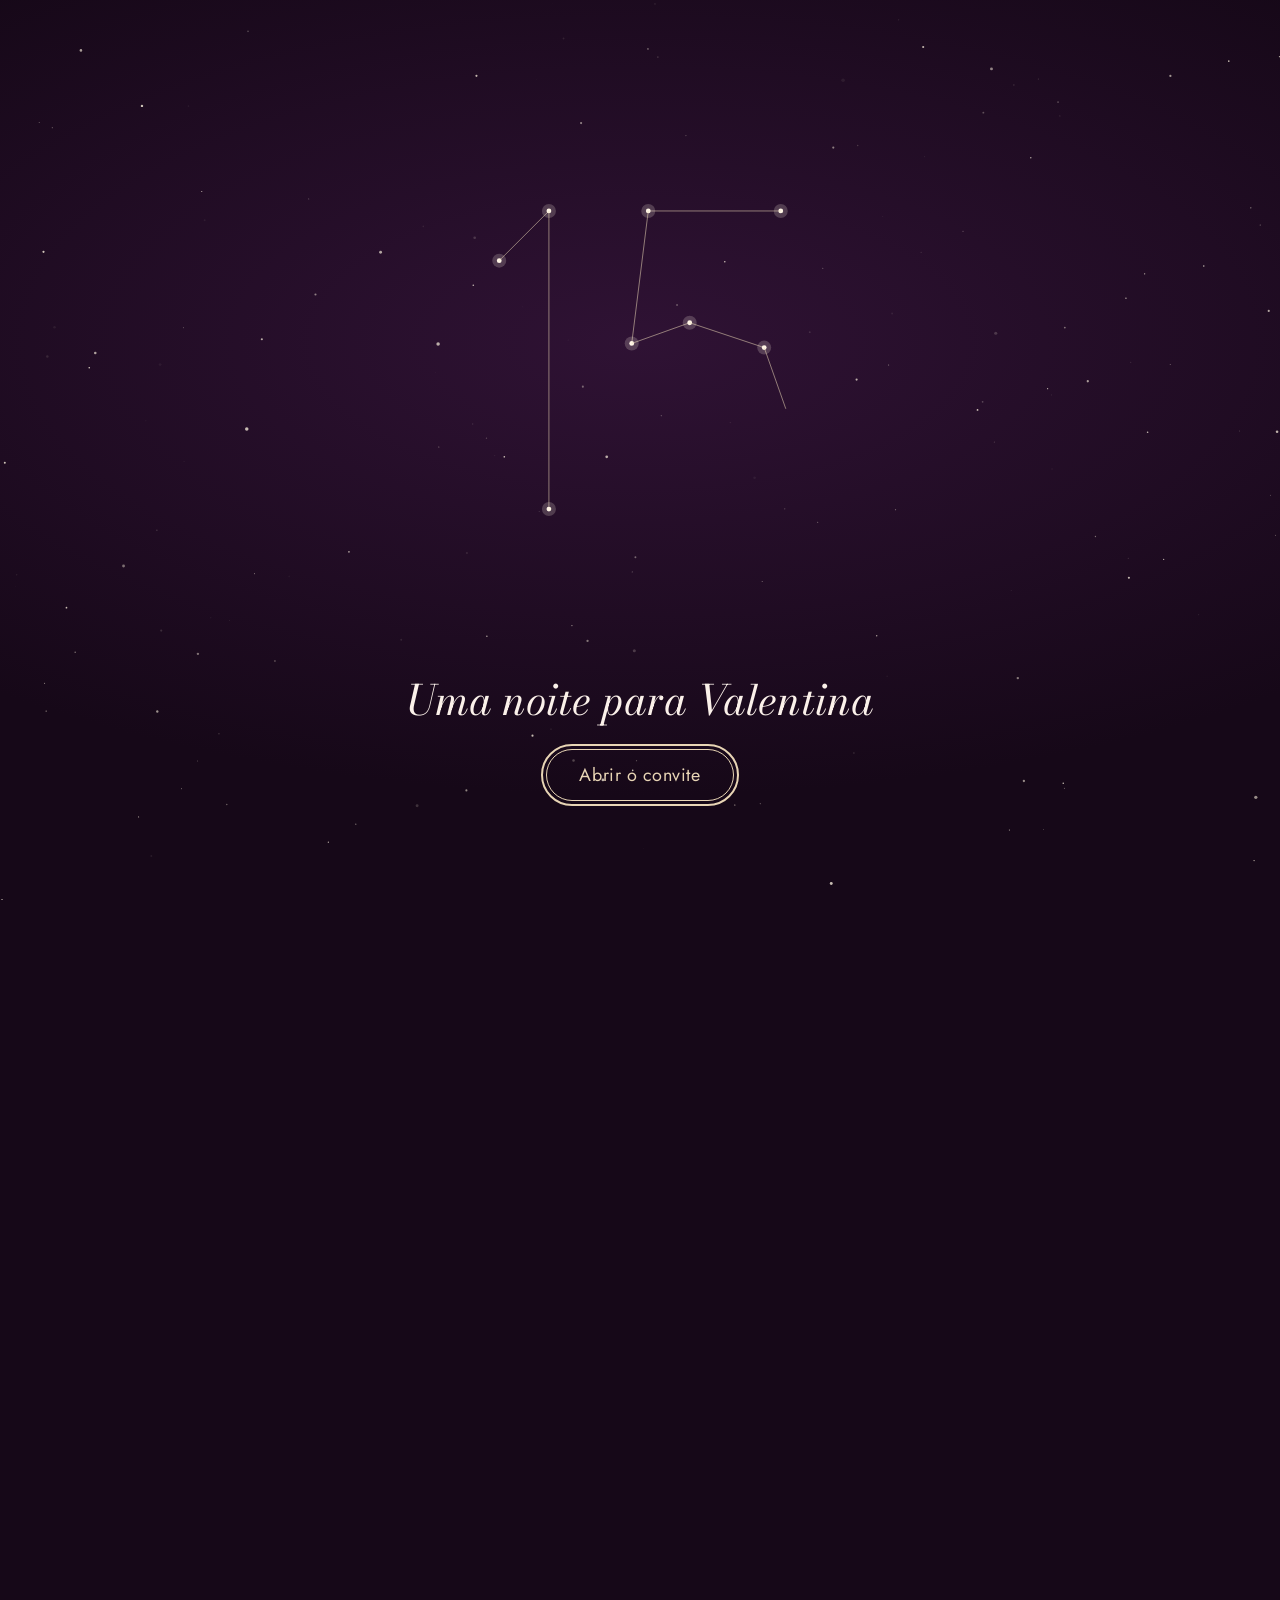
<file: variacoes/02-festa-15-anos/index.html>
<!DOCTYPE html>
<html lang="pt-BR">
<head>
    <meta charset="UTF-8">
    <meta name="viewport" content="width=device-width, initial-scale=1, viewport-fit=cover">
    <title>Valentina, 15 anos · Noite de Estrelas</title>
    <meta name="description" content="Valentina Aguiar convida para sua festa de 15 anos em 15 de maio de 2027: cerimônia na Capela de Santa Clara e recepção no Salão Aurora.">
    <meta name="theme-color" content="#160818">
    <meta property="og:type" content="website">
    <meta property="og:locale" content="pt_BR">
    <meta property="og:title" content="Valentina, 15 anos · Noite de Estrelas">
    <meta property="og:description" content="Valentina Aguiar convida para sua festa de 15 anos em 15 de maio de 2027: cerimônia na Capela de Santa Clara e recepção no Salão Aurora.">
    <meta property="og:image" content="assets/og.jpg">
    <meta property="og:image:width" content="1200">
    <meta property="og:image:height" content="630">
    <meta name="twitter:card" content="summary_large_image">
    <link rel="icon" href="data:image/svg+xml,%3Csvg xmlns='http://www.w3.org/2000/svg' viewBox='0 0 64 64'%3E%3Crect width='64' height='64' fill='%23160818'/%3E%3Cpath d='M32 8c2 16 8 22 24 24-16 2-22 8-24 24-2-16-8-22-24-24 16-2 22-8 24-24z' fill='%23e8d5b5'/%3E%3C/svg%3E">
    <link rel="preload" as="font" type="font/woff2" href="assets/fontes/bodoni-moda-latin-400-italic.woff2" crossorigin>
    <link rel="stylesheet" href="../compartilhado/base.css">
    <link rel="stylesheet" href="estilo.css">
</head>
<body class="fechado">
    <div class="ceu" aria-hidden="true"><div class="ceu__alvorada"></div></div>
    <div id="convite"></div>
    <noscript><p style="padding:2rem;color:#fff;font-family:serif">Este convite precisa de JavaScript para abrir. Ative-o no navegador ou peça os detalhes a quem enviou o link.</p></noscript>
    <script type="module" src="app.js"></script>
</body>
</html>
</file>
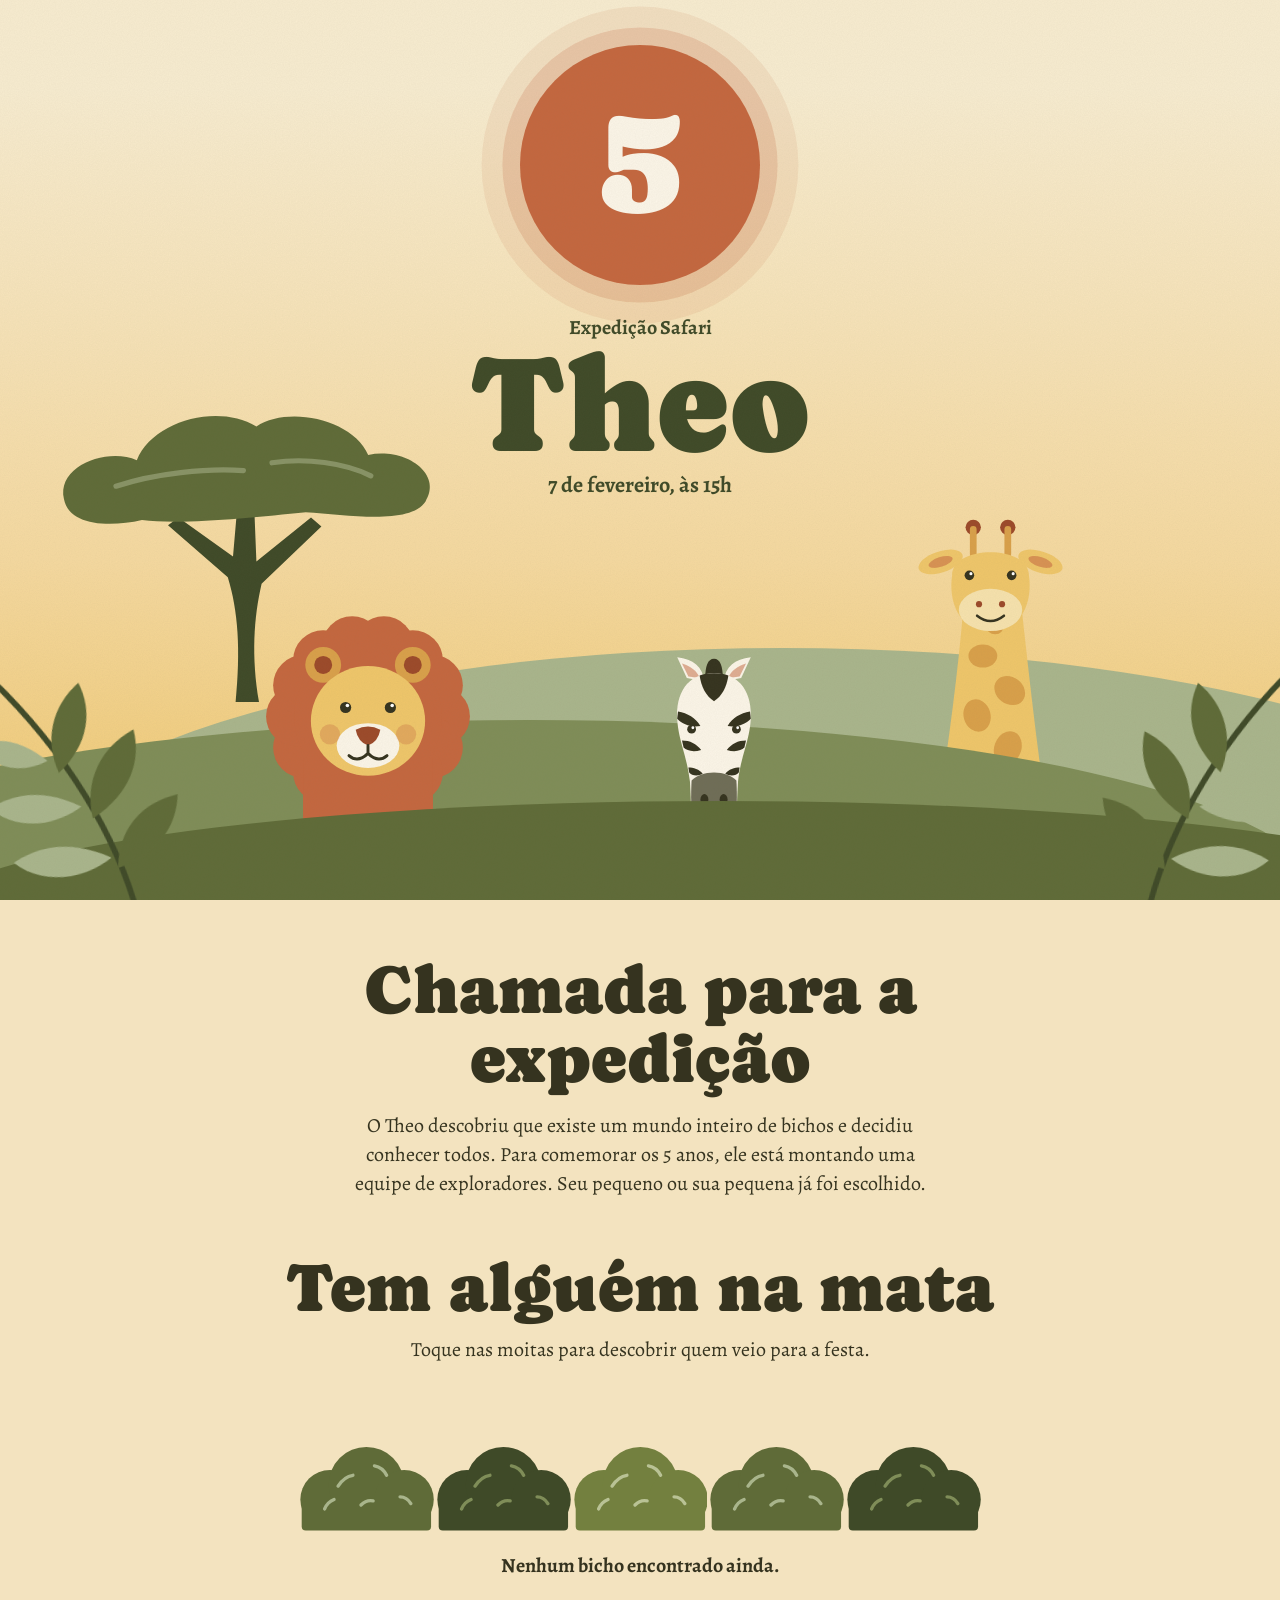
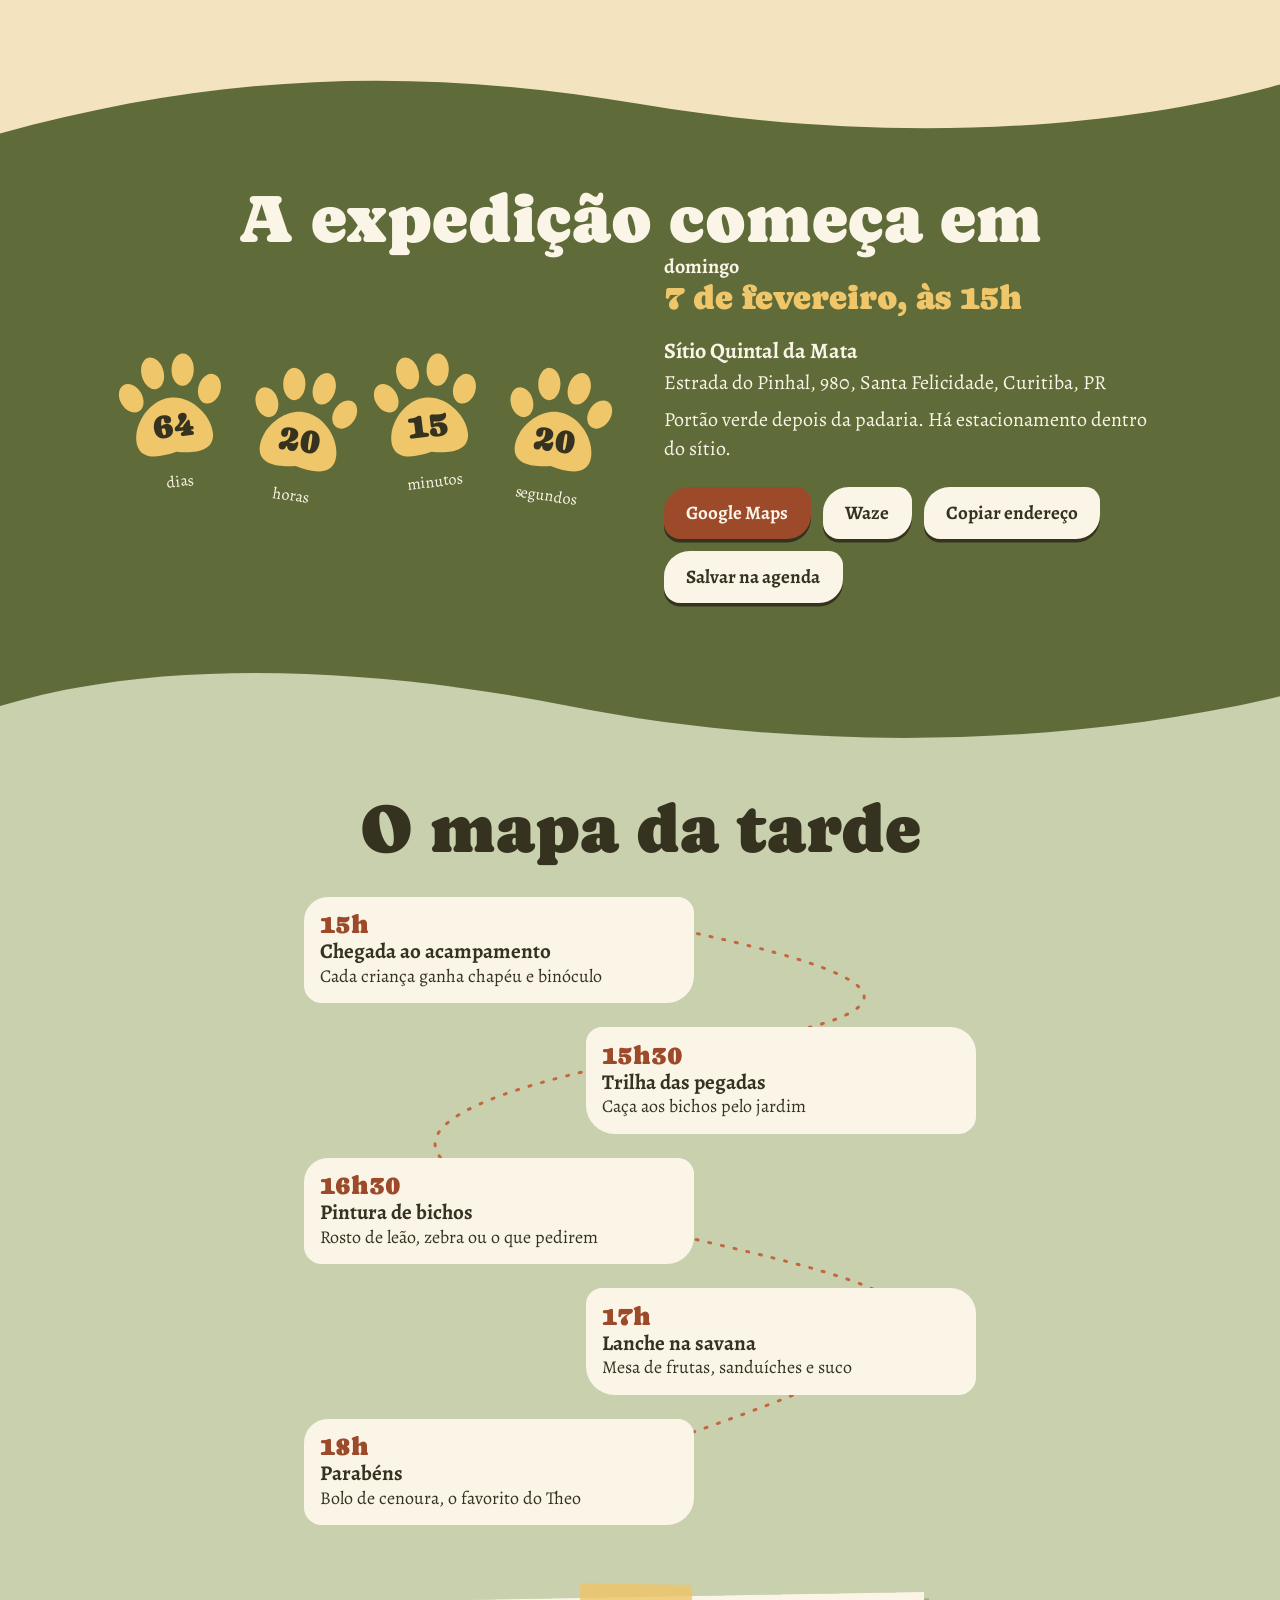
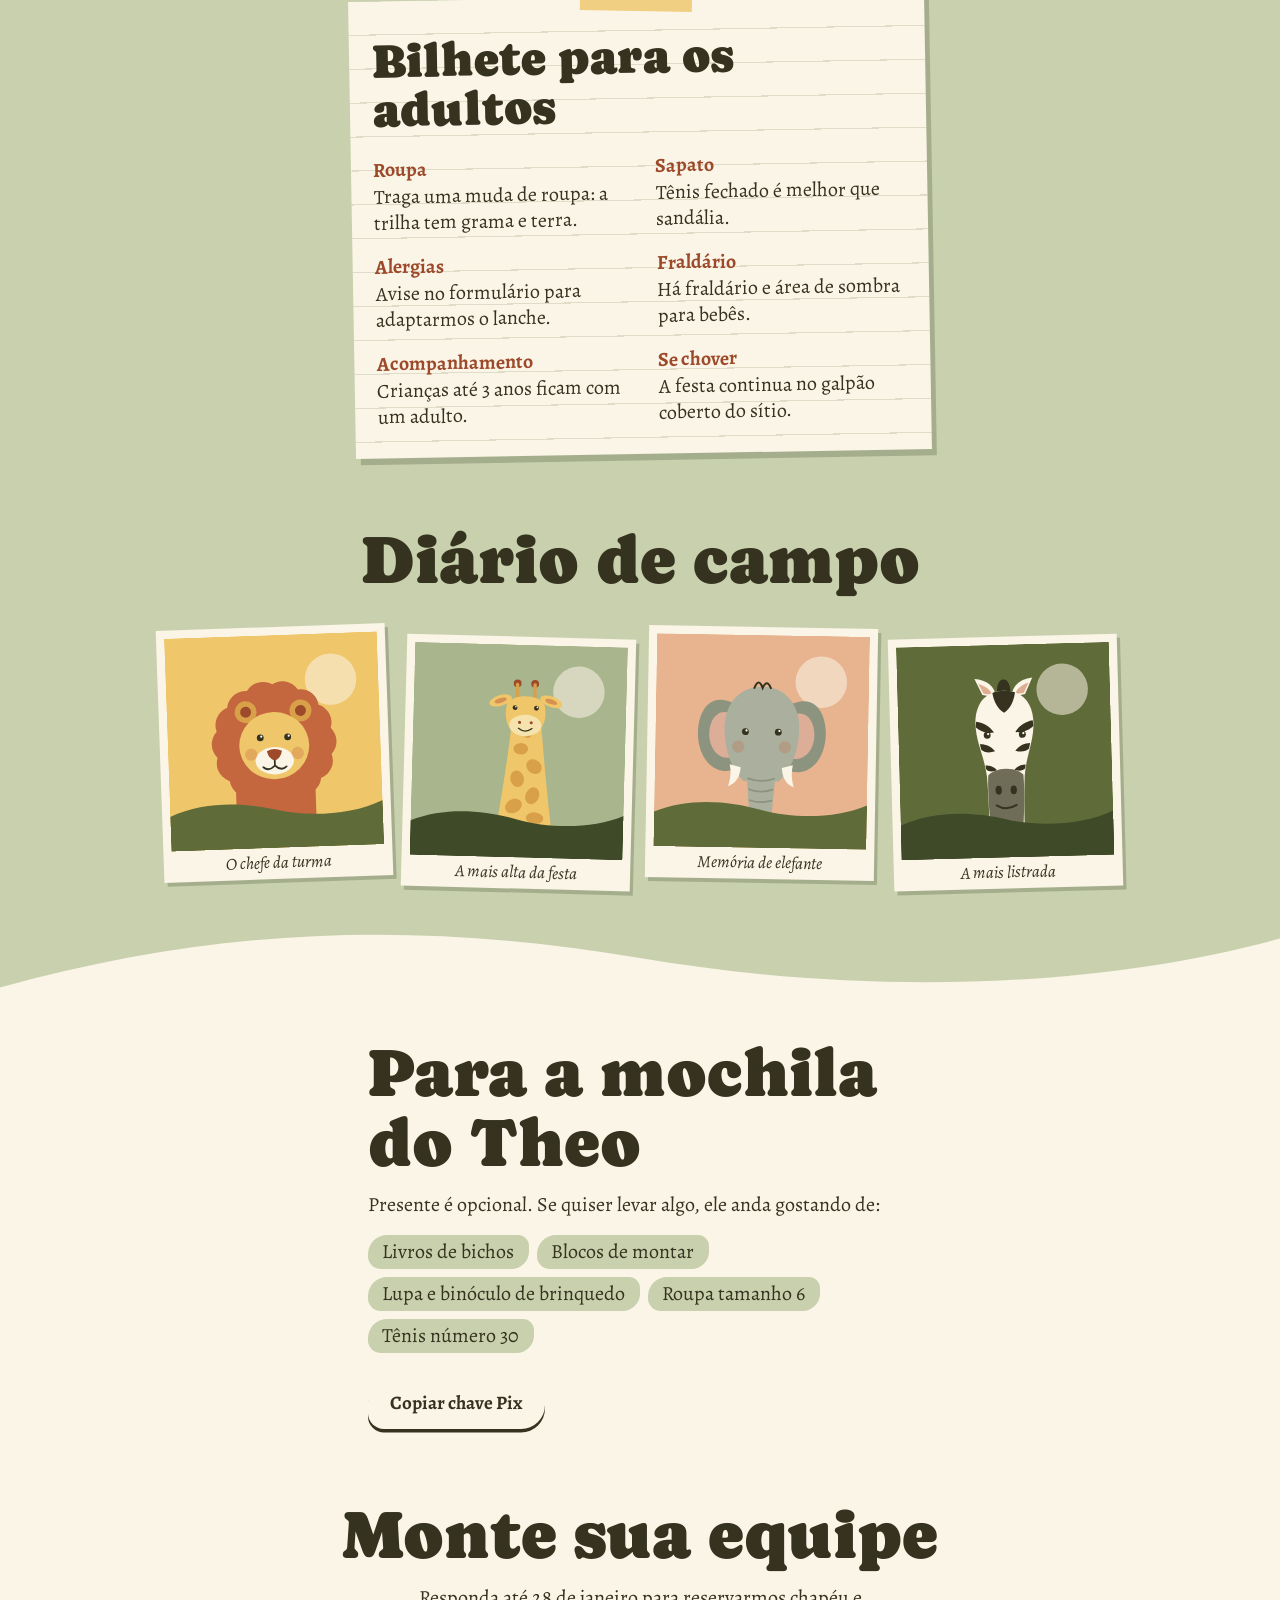
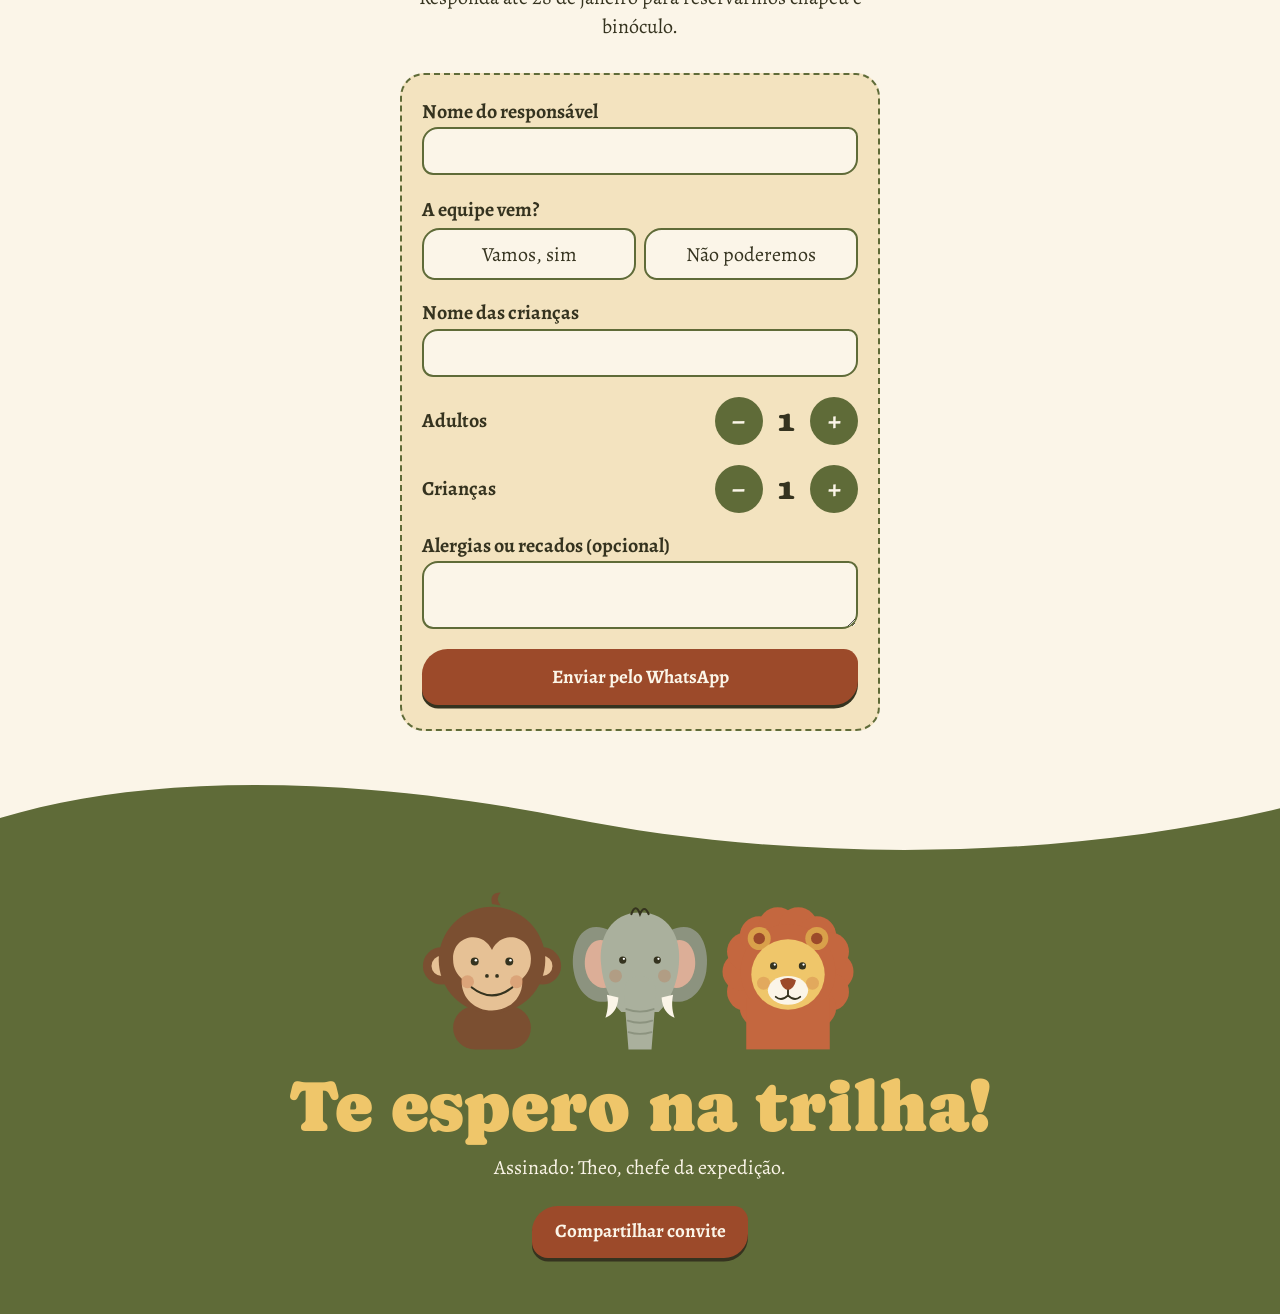
<file: variacoes/03-aniversario-infantil/index.html>
<!DOCTYPE html>
<html lang="pt-BR">
<head>
    <meta charset="UTF-8">
    <meta name="viewport" content="width=device-width, initial-scale=1, viewport-fit=cover">
    <title>Theo faz 5! Expedição Safari</title>
    <meta name="description" content="Sua criança está convocada para a Expedição Safari do Theo: 7 de fevereiro de 2027, às 15h, no Sítio Quintal da Mata.">
    <meta name="theme-color" content="#f3e3bf">
    <meta property="og:type" content="website">
    <meta property="og:locale" content="pt_BR">
    <meta property="og:title" content="Theo faz 5! Expedição Safari">
    <meta property="og:description" content="Sua criança está convocada para a Expedição Safari do Theo: 7 de fevereiro de 2027, às 15h, no Sítio Quintal da Mata.">
    <meta property="og:image" content="assets/og.jpg">
    <meta property="og:image:width" content="1200">
    <meta property="og:image:height" content="630">
    <meta name="twitter:card" content="summary_large_image">
    <link rel="icon" href="data:image/svg+xml,%3Csvg xmlns='http://www.w3.org/2000/svg' viewBox='0 0 64 64'%3E%3Ccircle cx='32' cy='32' r='30' fill='%23efc66a'/%3E%3Cpath d='M32 26c-9 0-15 9-14 16 1 6 8 6 14 4 6 2 13 2 14-4 1-7-5-16-14-16z' fill='%23c4673f'/%3E%3Ccircle cx='17' cy='25' r='4' fill='%23c4673f'/%3E%3Ccircle cx='27' cy='17' r='4' fill='%23c4673f'/%3E%3Ccircle cx='38' cy='17' r='4' fill='%23c4673f'/%3E%3Ccircle cx='47' cy='25' r='4' fill='%23c4673f'/%3E%3C/svg%3E">
    <link rel="preload" as="font" type="font/woff2" href="assets/fontes/caprasimo-latin-400-normal.woff2" crossorigin>
    <link rel="stylesheet" href="../compartilhado/base.css">
    <link rel="stylesheet" href="estilo.css">
</head>
<body>
    <div id="convite"></div>
    <noscript><p style="padding:2rem;font-family:serif">Este convite precisa de JavaScript para abrir. Ative-o no navegador ou peça os detalhes a quem enviou o link.</p></noscript>
    <script type="module" src="app.js"></script>
</body>
</html>
</file>
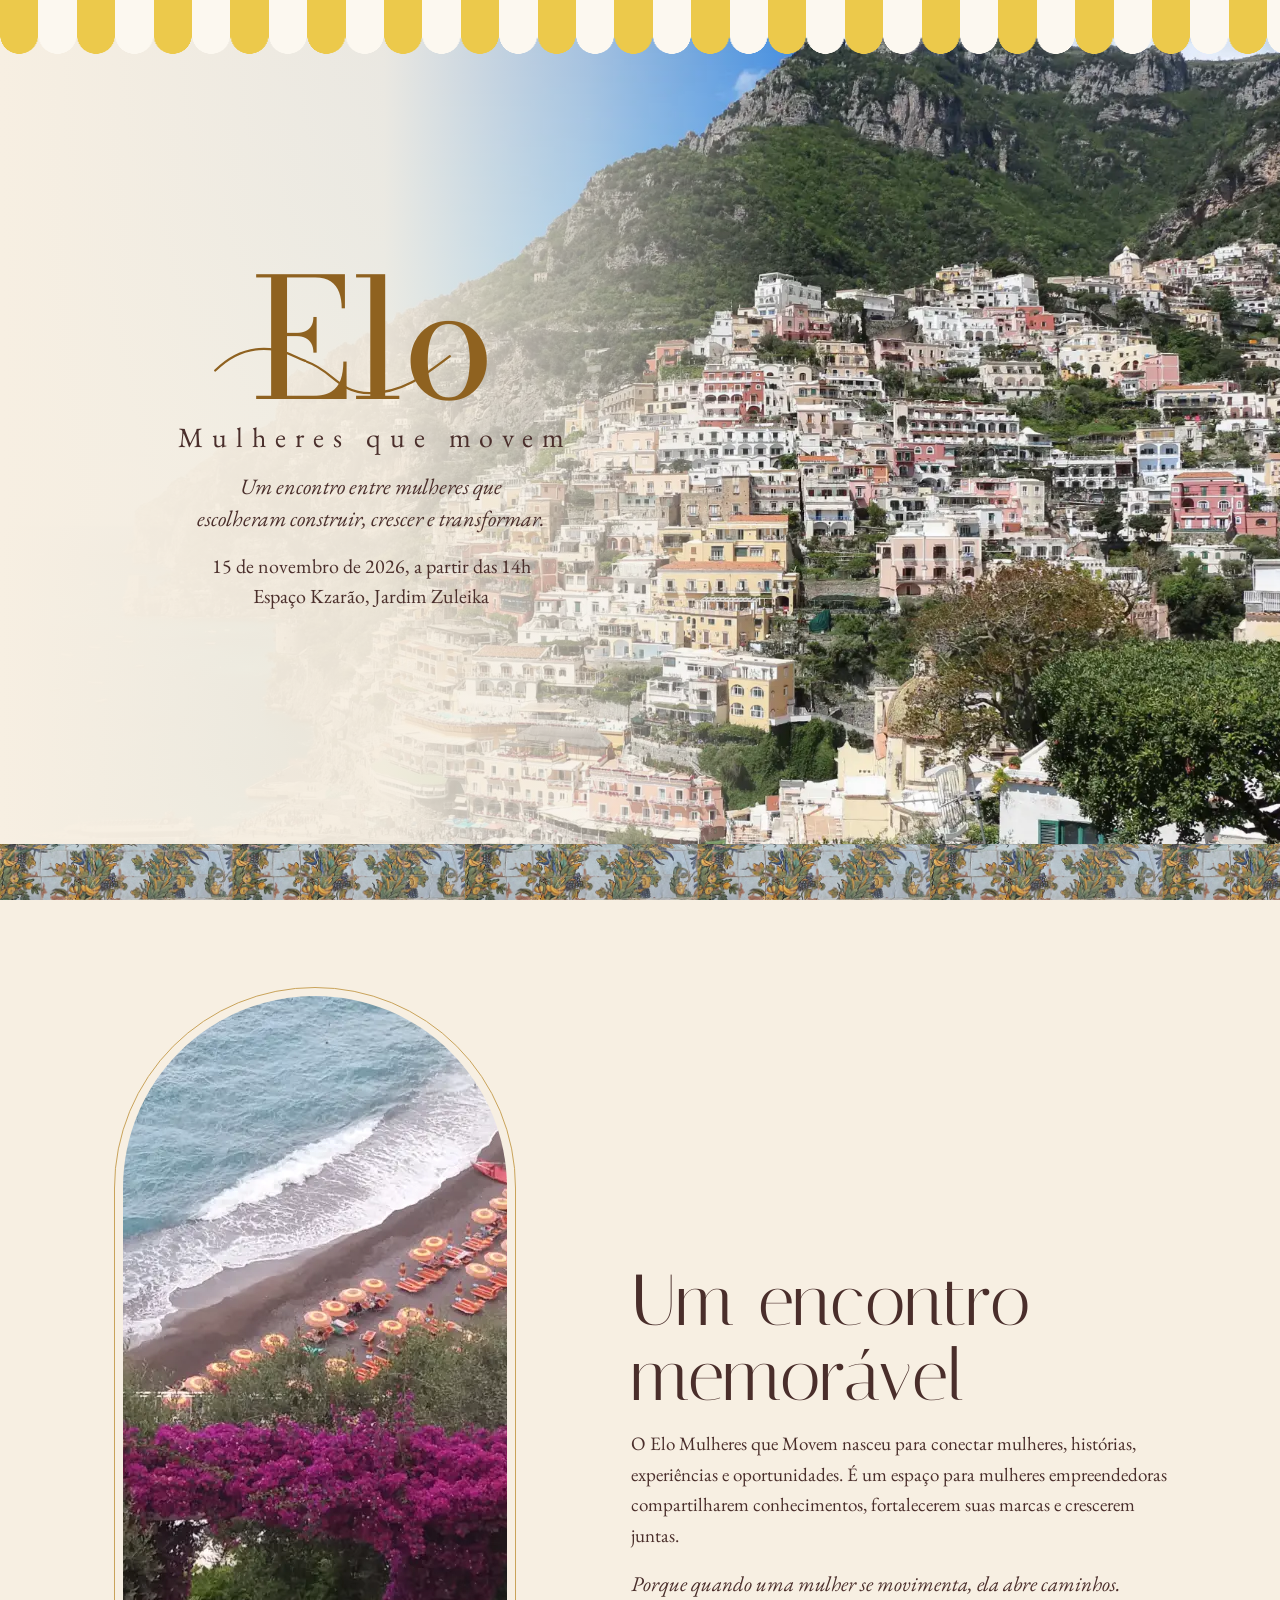
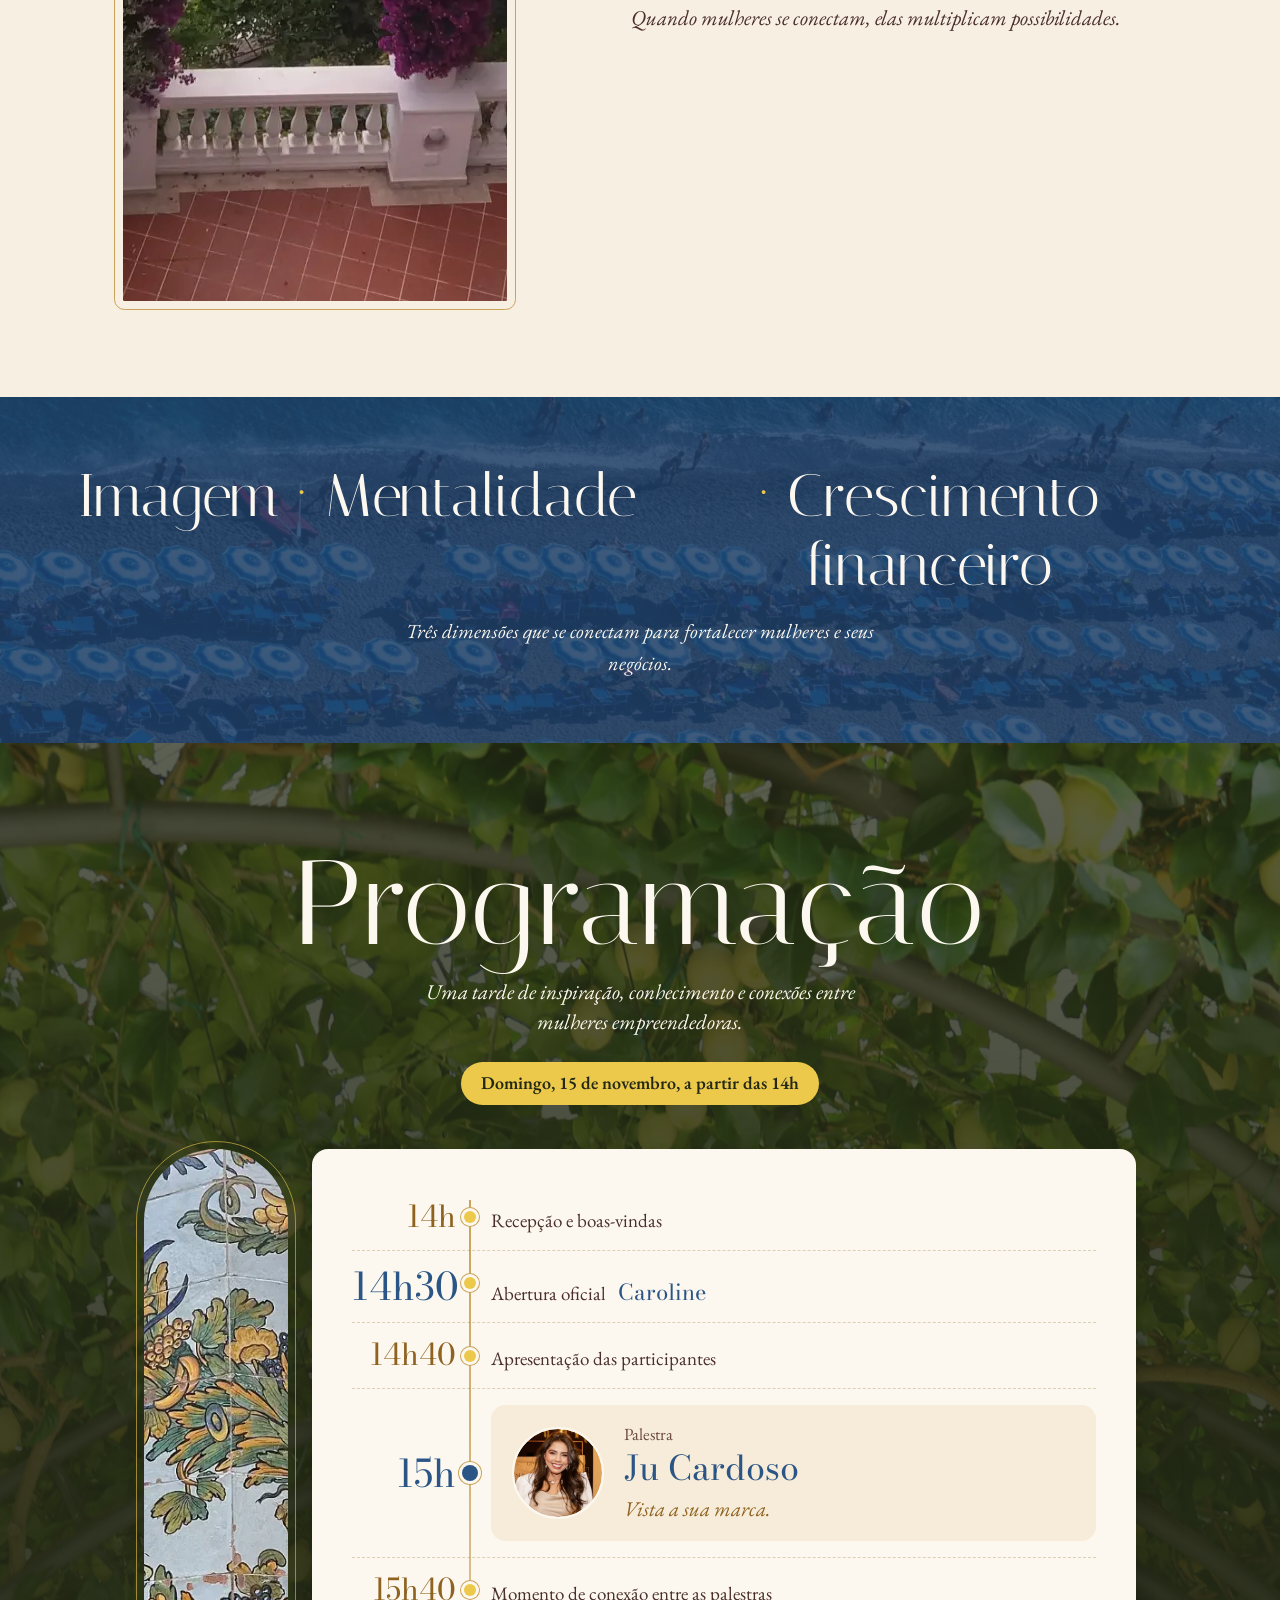
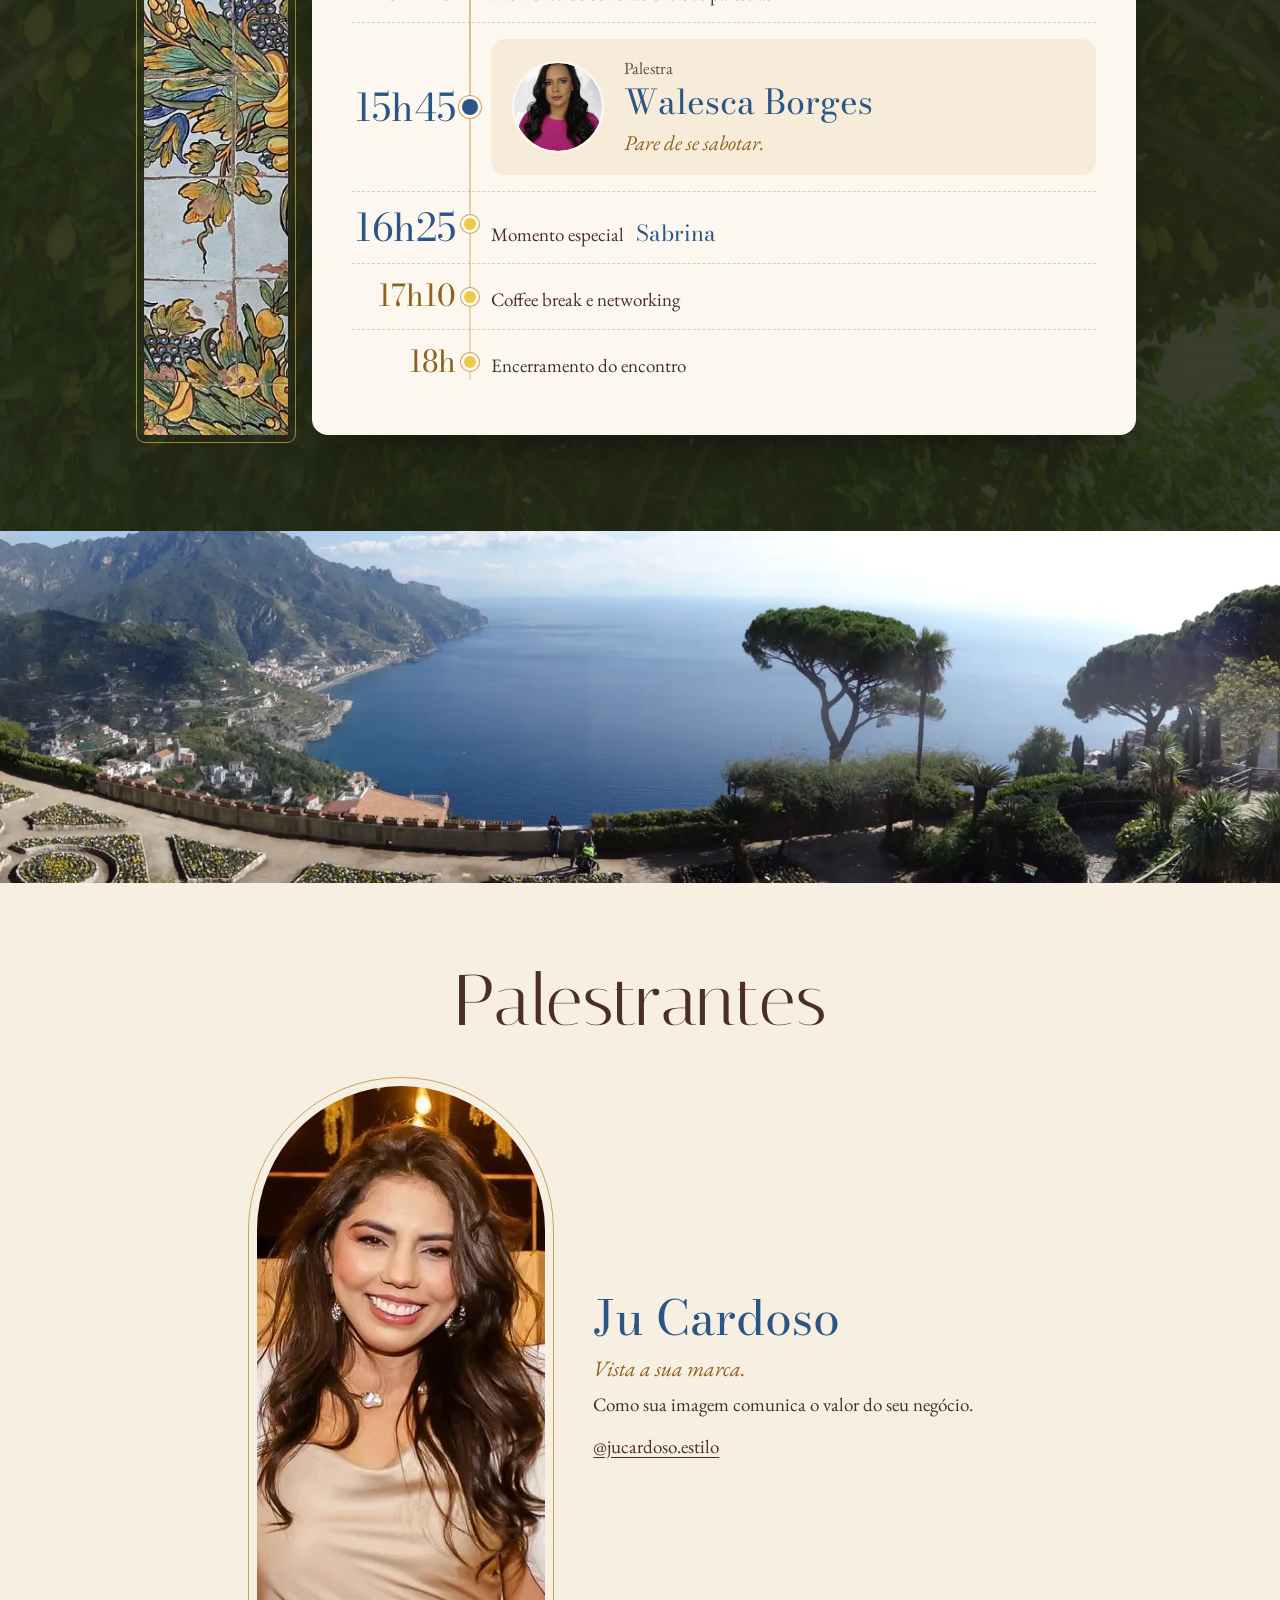
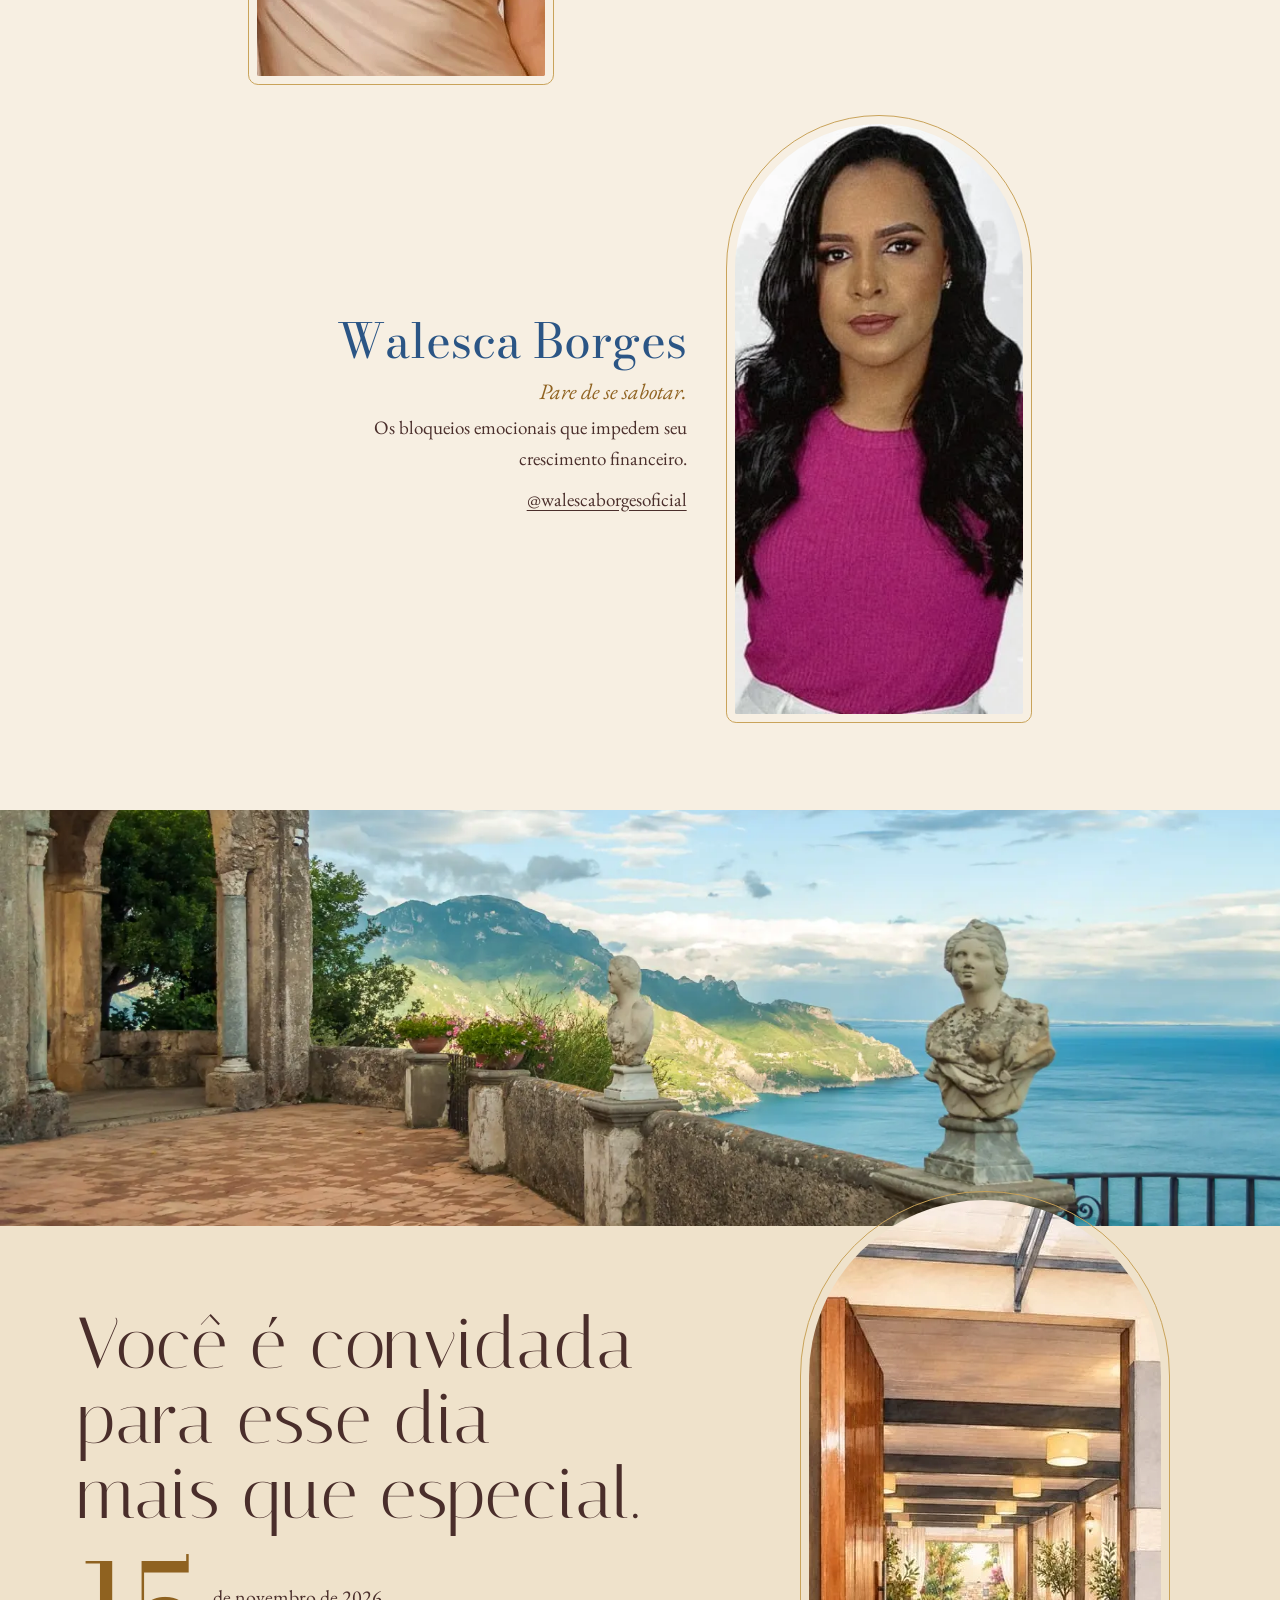
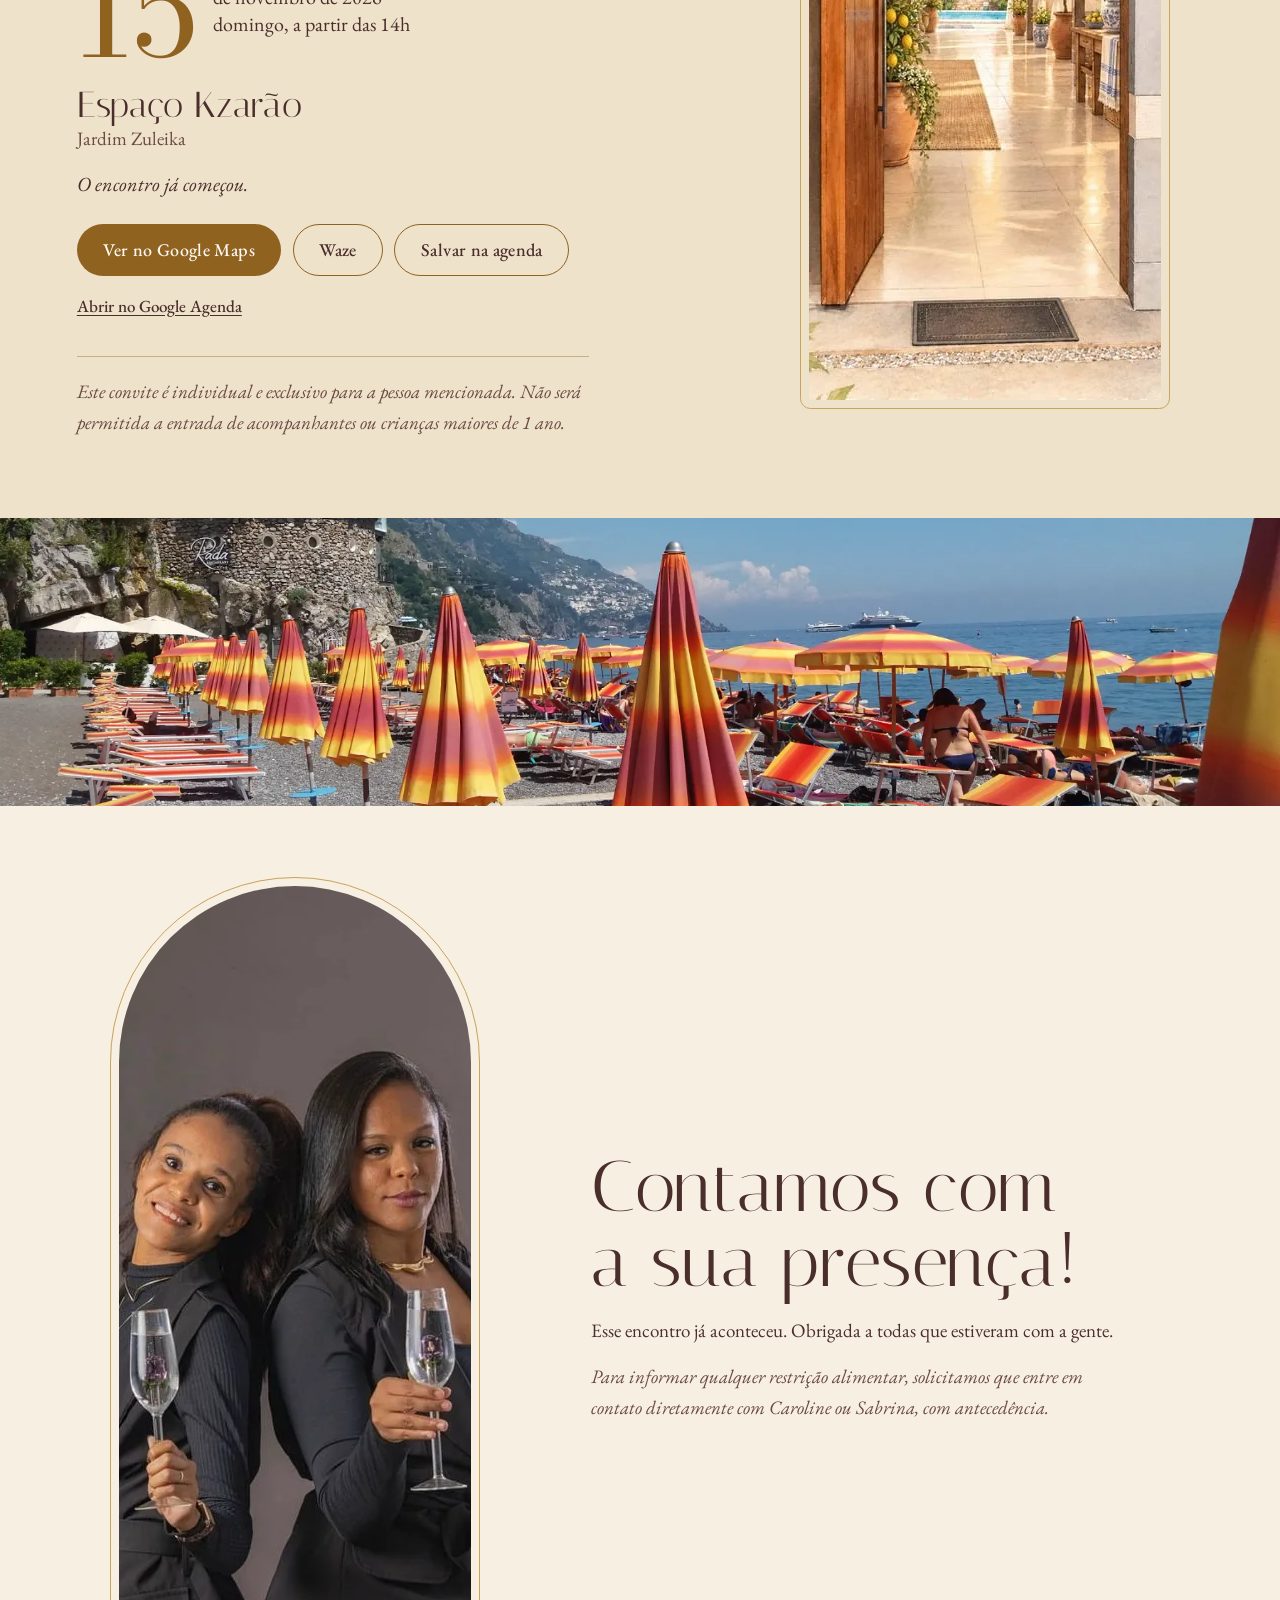
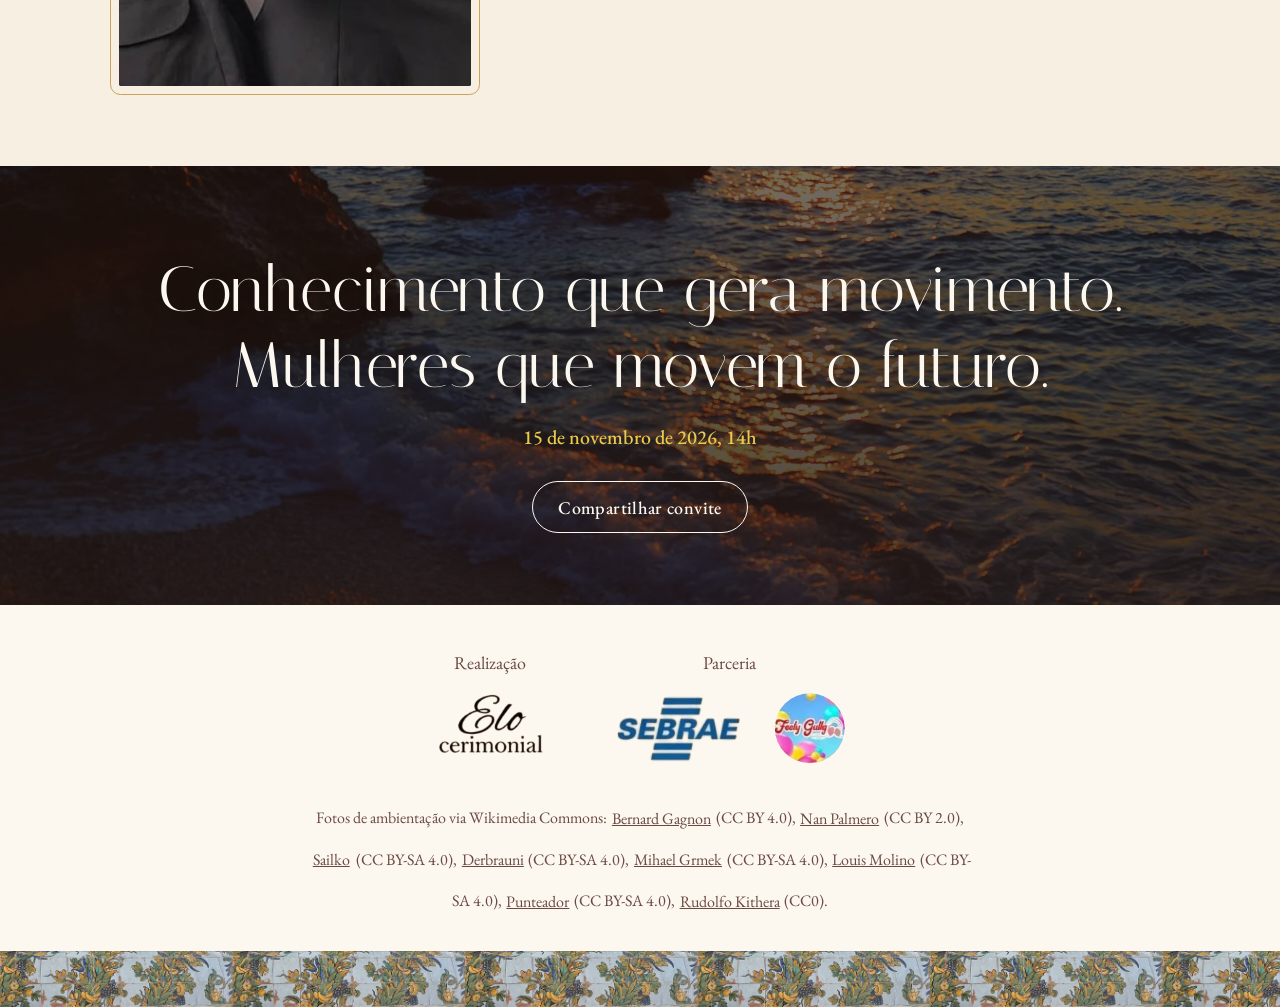
<file: variacoes/04-elo-verao-na-italia/index.html>
<!DOCTYPE html>
<html lang="pt-BR">
<head>
    <meta charset="UTF-8">
    <meta name="viewport" content="width=device-width, initial-scale=1, viewport-fit=cover">
    <title>Elo · Mulheres que movem · 15 de novembro</title>
    <meta name="description" content="Você é convidada para o Elo Mulheres que Movem: uma tarde de inspiração, conhecimento e conexões entre mulheres empreendedoras, em 15 de novembro de 2026, no Espaço Kzarão.">
    <meta name="theme-color" content="#f7efe2">
    <meta property="og:type" content="website">
    <meta property="og:locale" content="pt_BR">
    <meta property="og:title" content="Elo · Mulheres que movem · 15 de novembro">
    <meta property="og:description" content="Você é convidada para o Elo Mulheres que Movem: uma tarde de inspiração, conhecimento e conexões entre mulheres empreendedoras, em 15 de novembro de 2026, no Espaço Kzarão.">
    <meta property="og:image" content="assets/og.jpg">
    <meta property="og:image:width" content="1200">
    <meta property="og:image:height" content="630">
    <meta name="twitter:card" content="summary_large_image">
    <link rel="icon" href="data:image/svg+xml,%3Csvg xmlns='http://www.w3.org/2000/svg' viewBox='0 0 64 64'%3E%3Ccircle cx='32' cy='32' r='30' fill='%23f7efe2'/%3E%3Cpath d='M12 32c0-11 9-17 20-17s20 6 20 17-9 17-20 17-20-6-20-17z' fill='%23ecc94b'/%3E%3Cpath d='M40 18c8-6 14-6 18-2-6 2-11 5-18 2z' fill='%234f6a3a'/%3E%3C/svg%3E">
    <link rel="preload" as="font" type="font/woff2" href="assets/fontes/bodoni-moda-latin-400-normal.woff2" crossorigin>
    <link rel="preload" as="font" type="font/woff2" href="assets/fontes/italiana-latin-400-normal.woff2" crossorigin>
    <link rel="stylesheet" href="../compartilhado/base.css">
    <link rel="stylesheet" href="estilo.css">
</head>
<body>
    <div id="convite"></div>
    <noscript><p style="padding:2rem;font-family:serif">Este convite precisa de JavaScript para abrir. Ative-o no navegador ou peça os detalhes a quem enviou o link.</p></noscript>
    <script type="module" src="app.js"></script>
</body>
</html>
</file>
<file: convite.css>
/* =========================================================
   Convite · Álfani & Amanda — 13.11.2026
   Paleta e tipografia inspiradas no convite oficial
   ========================================================= */

:root {
    --azul-marinho: #1f3f72;   /* títulos, monograma, datas */
    --azul-texto:   #2d4a74;   /* texto corrido */
    --azul-suave:   #5f85ac;   /* coração, detalhes */
    --azul-linha:   #9db4cc;   /* linhas, moldura */
    --azul-nevoa:   #dbe7f3;   /* campos, bordas leves */
    --papel:        #f9fbfc;   /* fundo base */
    --branco:       #ffffff;

    --serif:  'Cormorant Garamond', 'Times New Roman', serif;
    --sans:   'Lexend', system-ui, sans-serif;
    --script: 'Great Vibes', cursive;

    --fundo: url('/layout-images/convite/fundo-aquarela.webp');
    --flor:  url('/layout-images/convite/flores-canto.webp');
}

*,
*::before,
*::after { box-sizing: border-box; }

html { scroll-behavior: smooth; }

body {
    margin: 0;
    background: var(--papel);
    color: var(--azul-texto);
    font-family: var(--sans);
    font-weight: 300;
    line-height: 1.7;
    -webkit-font-smoothing: antialiased;
    overflow-x: hidden;
    font-variant-numeric: lining-nums;
    font-feature-settings: 'lnum' 1;
}

h1, h2, h3, p, blockquote, figure, ol, ul { margin: 0; padding: 0; }
img, svg { display: block; }
a { color: inherit; }

/* ---------- Menu ---------- */
.topo {
    position: fixed;
    inset: 0 0 auto 0;
    z-index: 50;
    transition: background .4s ease, box-shadow .4s ease, backdrop-filter .4s ease;
}
.topo.rolado {
    background: rgba(249, 251, 252, .82);
    backdrop-filter: blur(10px);
    -webkit-backdrop-filter: blur(10px);
    box-shadow: 0 1px 0 rgba(157, 180, 204, .35);
}
.menu {
    max-width: 1200px;
    margin: 0 auto;
    padding: 1.1rem 2rem;
    display: flex;
    align-items: center;
    justify-content: flex-end;
    gap: 1rem;
}
.menu__marca {
    margin-right: auto;
    display: flex;
    align-items: center;
    gap: .3rem;
    font-family: var(--serif);
    font-size: 1.5rem;
    color: var(--azul-marinho);
    text-decoration: none;
    opacity: 0;
    transition: opacity .4s ease;
}
.menu__marca svg { width: 12px; height: 11px; fill: var(--azul-suave); }
.topo.rolado .menu__marca { opacity: 1; }

.menu__links {
    list-style: none;
    display: flex;
    gap: 2.2rem;
}
.menu__links a {
    font-family: var(--sans);
    font-size: .72rem;
    font-weight: 400;
    letter-spacing: .22em;
    text-transform: uppercase;
    text-decoration: none;
    color: var(--azul-marinho);
    position: relative;
    padding: .3rem 0;
}
.menu__links a::after {
    content: '';
    position: absolute;
    left: 0; right: 0; bottom: 0;
    height: 1px;
    background: var(--azul-suave);
    transform: scaleX(0);
    opacity: 0;
    transition: transform .35s ease, opacity .35s ease;
}
.menu__links a:hover::after,
.menu__links a.ativo::after { transform: scaleX(1); opacity: 1; }

.menu__botao {
    display: none;
    width: 42px; height: 42px;
    border: 0;
    background: transparent;
    cursor: pointer;
    flex-direction: column;
    justify-content: center;
    align-items: center;
    gap: 6px;
    position: relative;
    z-index: 2;
}
.menu__botao span {
    width: 24px; height: 1.5px;
    background: var(--azul-marinho);
    transition: transform .35s ease, opacity .35s ease;
}
.menu__botao[aria-expanded="true"] span:nth-child(1) { transform: translateY(7.5px) rotate(45deg); }
.menu__botao[aria-expanded="true"] span:nth-child(2) { opacity: 0; }
.menu__botao[aria-expanded="true"] span:nth-child(3) { transform: translateY(-7.5px) rotate(-45deg); }

/* ---------- Seções ---------- */
.secao {
    position: relative;
    isolation: isolate;
    overflow: hidden;           /* navegadores antigos */
    overflow-x: clip;           /* corta só nas laterais: as flores podem */
    overflow-y: visible;        /* passar da borda de cima/baixo sem "corte reto" */
    min-height: 100vh;
    min-height: 100svh;
    display: grid;
    place-items: center;
    padding: 7rem 1.5rem;
    text-align: center;
}
/* ---------- Fundo ----------
   Um único fundo aquarela contínuo, fixo na tela e bem suave, para a página
   inteira. A aquarela em intensidade total aparece só na abertura (hero) e no
   encerramento, dissolvendo-se no papel para não criar "emendas".          */
body::before {
    content: '';
    position: fixed;
    inset: 0;
    z-index: -1;
    pointer-events: none;
    background: var(--fundo) center / cover no-repeat;
    opacity: .38;
}
/* véu central: deixa o miolo mais limpo, onde fica o texto */
body::after {
    content: '';
    position: fixed;
    inset: 0;
    z-index: -1;
    pointer-events: none;
    background: radial-gradient(ellipse 60% 70% at 50% 50%, rgba(249, 251, 252, .75), rgba(249, 251, 252, 0) 75%);
}

.hero::before,
.final::before {
    content: '';
    position: absolute;
    inset: 0;
    z-index: -2;
    background: var(--fundo) center / cover no-repeat;
}
.hero::before {
    -webkit-mask-image: linear-gradient(to bottom, #000 70%, transparent 100%);
            mask-image: linear-gradient(to bottom, #000 70%, transparent 100%);
}
.final::before {
    transform: scaleX(-1);
    -webkit-mask-image: linear-gradient(to top, #000 60%, transparent 100%);
            mask-image: linear-gradient(to top, #000 60%, transparent 100%);
}

.conteudo {
    position: relative;
    z-index: 2;
    width: 100%;
    max-width: 780px;
    display: flex;
    flex-direction: column;
    align-items: center;
}
.conteudo--estreito { max-width: 620px; }

/* ---------- Flores de canto ---------- */
.flor {
    position: absolute;
    z-index: 1;
    height: auto;
    pointer-events: none;
    user-select: none;
    filter: drop-shadow(0 6px 14px rgba(31, 63, 114, .08));
    transform-origin: center;
    /* a imagem original vem "cortada" nas bordas de cima e da esquerda:
       um degradê suave faz essas bordas sumirem no fundo (vale para todos
       os cantos, porque a máscara é aplicada antes do espelhamento) */
    -webkit-mask-image: linear-gradient(to bottom, transparent 0, #000 14%),
                        linear-gradient(to right, transparent 0, #000 10%);
    -webkit-mask-composite: source-in;
            mask-image: linear-gradient(to bottom, transparent 0, #000 14%),
                        linear-gradient(to right, transparent 0, #000 10%);
            mask-composite: intersect;
    animation: balanco 9s ease-in-out infinite alternate;
}
.flor--grande  { width: clamp(220px, 36vw, 520px); }
.flor--media   { width: clamp(170px, 26vw, 380px); }
.flor--pequena { width: clamp(130px, 18vw, 260px); }

/* a imagem original está no canto superior esquerdo; as outras são espelhadas */
.flor--tl { top: -3%;    left: -4%; }
.flor--tr { top: -3%;    right: -4%;  transform: scaleX(-1); }
.flor--bl { bottom: -3%; left: -4%;   transform: scaleY(-1); }
.flor--br { bottom: -3%; right: -4%;  transform: rotate(180deg); }

@keyframes balanco {
    from { rotate: -1.2deg; }
    to   { rotate: 1.2deg; }
}

/* ---------- Moldura do hero (como no convite) ---------- */
.moldura {
    position: absolute;
    inset: clamp(14px, 3vw, 34px);
    z-index: 0;
    border: 1px solid rgba(157, 180, 204, .55);
    pointer-events: none;
}
.moldura::after {
    content: '';
    position: absolute;
    inset: 7px;
    border: 1px solid rgba(157, 180, 204, .28);
}
.moldura__canto {
    position: absolute;
    width: clamp(56px, 7vw, 92px);
    height: clamp(56px, 7vw, 92px);
    color: var(--azul-linha);
}
.moldura__canto--tl { top: -1px;    left: -1px; }
.moldura__canto--tr { top: -1px;    right: -1px;  transform: scaleX(-1); }
.moldura__canto--bl { bottom: -1px; left: -1px;   transform: scaleY(-1); }
.moldura__canto--br { bottom: -1px; right: -1px;  transform: scale(-1); }

/* ---------- Tipografia comum ---------- */
.sobretitulo,
.titulo {
    font-family: var(--serif);
    font-weight: 500;
    text-transform: uppercase;
    letter-spacing: .32em;
    color: var(--azul-marinho);
}
.sobretitulo {
    font-size: clamp(.8rem, 1.4vw, .95rem);
    margin-bottom: 1.4rem;
    color: var(--azul-suave);
}
.titulo {
    font-size: clamp(1.05rem, 2.2vw, 1.35rem);
    line-height: 1.6;
}
.subtitulo {
    font-size: .95rem;
    margin-bottom: 2rem;
}

.divisor {
    width: 120px;
    height: 12px;
    margin: 1.2rem auto 1.8rem;
    color: var(--azul-suave);
}
.divisor--onda { width: 180px; margin-top: 2.6rem; margin-bottom: 0; }

.raminho {
    width: 34px;
    height: 34px;
    color: var(--azul-suave);
    margin: 1.6rem auto;
}

.e-comercial {
    font-family: var(--script);
    font-weight: 400;
    color: var(--azul-suave);
    font-size: .8em;
    padding: 0 .08em;
}

/* ---------- 1. Hero ---------- */
.hero { padding-top: 6rem; }
.hero__nomes {
    font-family: var(--serif);
    font-weight: 400;
    font-size: clamp(3rem, 8.4vw, 6.4rem);
    line-height: 1.05;
    color: var(--azul-marinho);
    letter-spacing: .01em;
}

.monograma {
    display: flex;
    align-items: center;
    gap: clamp(.9rem, 2vw, 1.5rem);
    margin: 2rem 0 1.6rem;
    font-family: var(--serif);
    font-weight: 400;
    font-size: clamp(3rem, 6vw, 4.4rem);
    line-height: 1;
    color: var(--azul-marinho);
}
.monograma__eixo {
    position: relative;
    width: 18px;
    height: 1.55em;
    display: grid;
    place-items: center;
}
.monograma__eixo::before {
    content: '';
    position: absolute;
    top: 0; bottom: 0; left: 50%;
    width: 1.2px;
    background: var(--azul-suave);
    transform: translateX(-50%);
}
.monograma__eixo svg {
    position: relative;
    width: 16px;
    height: 15px;
    fill: var(--azul-suave);
}
.monograma--grande { font-size: clamp(4rem, 10vw, 6.8rem); margin-top: 0; }
.monograma--grande .monograma__eixo { width: 22px; }
.monograma--grande .monograma__eixo svg { width: 20px; height: 18px; }

.hero__data {
    font-family: var(--serif);
    font-size: clamp(1.1rem, 2.2vw, 1.45rem);
    font-weight: 500;
    letter-spacing: .3em;
    color: var(--azul-marinho);
}
.hero__data i { font-style: normal; color: var(--azul-suave); }

.rolar {
    margin-top: 3rem;
    font-size: 1.3rem;
    color: var(--azul-marinho);
    text-decoration: none;
    animation: flutuar 2.4s ease-in-out infinite;
}
@keyframes flutuar {
    0%, 100% { transform: translateY(0); }
    50%      { transform: translateY(8px); }
}

/* ---------- 2. Nossa história ---------- */
.citacao {
    margin-top: 1.8rem;
    max-width: 440px;
    font-family: var(--sans);
    font-size: 1.05rem;
    line-height: 1.75;
    color: var(--azul-texto);
}

.historia {
    width: 100%;
    display: grid;
    grid-template-columns: 1fr 1fr;
    align-items: center;
    gap: 3rem;
    margin-top: 1rem;
    text-align: left;
}

.linha-tempo {
    list-style: none;
    position: relative;
    padding-left: 2.2rem;
    justify-self: end;
}
.linha-tempo::before {
    content: '';
    position: absolute;
    left: 5px; top: .9rem; bottom: 2.6rem;
    width: 1px;
    background: var(--azul-linha);
}
.linha-tempo li { position: relative; padding-bottom: 2.2rem; }
.linha-tempo li:last-child { padding-bottom: 0; }
.linha-tempo li::before {
    content: '';
    position: absolute;
    left: calc(-2.2rem + 1px);
    top: .62rem;
    width: 9px; height: 9px;
    border-radius: 50%;
    background: var(--azul-marinho);
    box-shadow: 0 0 0 4px rgba(249, 251, 252, .9);
}
.linha-tempo strong {
    display: block;
    font-family: var(--serif);
    font-size: 1.45rem;
    font-weight: 500;
    letter-spacing: .08em;
    color: var(--azul-marinho);
    line-height: 1.4;
}
.linha-tempo span { font-size: .88rem; }

.polaroid {
    position: relative;
    width: min(270px, 100%);
    background: var(--branco);
    padding: 12px 12px 14px;
    box-shadow: 0 18px 40px -18px rgba(31, 63, 114, .35), 0 2px 6px rgba(31, 63, 114, .08);
    rotate: 4deg;
    transition: rotate .6s ease, scale .6s ease;
}
.polaroid:hover { rotate: 1deg; scale: 1.02; }
.polaroid__foto {
    position: relative;
    aspect-ratio: 4 / 5;
    overflow: hidden;
    background: var(--papel) var(--fundo) center / cover;
}
.polaroid__foto img {
    position: absolute;
    inset: 0;
    z-index: 1;
    width: 100%; height: 100%;
    object-fit: cover;
}
.polaroid__reserva {
    position: absolute;
    inset: 0;
    display: flex;
    align-items: center;
    justify-content: center;
    gap: .6rem;
    font-family: var(--serif);
    font-size: 3.2rem;
    color: var(--azul-marinho);
}
.polaroid__reserva svg { width: 16px; height: 15px; fill: var(--azul-suave); }
.polaroid figcaption {
    font-family: var(--script);
    font-size: 1.5rem;
    text-align: center;
    color: var(--azul-marinho);
    margin-top: .5rem;
    line-height: 1.2;
}
.polaroid__raminho {
    position: absolute;
    left: -30px; bottom: -22px;
    width: 64px; height: 64px;
    color: var(--azul-suave);
    transform: rotate(-20deg);
}

/* ---------- 3. O nosso dia ---------- */
.nomes-completos {
    display: flex;
    justify-content: center;
    gap: clamp(2rem, 8vw, 6rem);
    font-family: var(--sans);
    font-weight: 500;
    font-size: clamp(1.05rem, 2.2vw, 1.35rem);
    line-height: 1.35;
    color: var(--azul-marinho);
}
.convidam {
    margin: 1.8rem 0 2rem;
    font-size: clamp(.78rem, 1.6vw, .92rem);
    font-weight: 400;
    letter-spacing: .16em;
    text-transform: uppercase;
}
.dia__data {
    font-family: var(--serif);
    font-size: clamp(2.4rem, 6vw, 3.6rem);
    font-weight: 500;
    line-height: 1.1;
    letter-spacing: .06em;
    color: var(--azul-marinho);
}
.dia__data i { font-style: normal; color: var(--azul-suave); }
.dia__hora {
    font-family: var(--serif);
    font-size: clamp(1.7rem, 4vw, 2.3rem);
    font-weight: 500;
    letter-spacing: .08em;
    color: var(--azul-marinho);
}
.dia__hora small { font-size: .62em; text-transform: uppercase; }
.dia__local {
    font-family: var(--serif);
    font-weight: 600;
    font-size: clamp(1rem, 2vw, 1.2rem);
    letter-spacing: .24em;
    text-transform: uppercase;
    color: var(--azul-marinho);
}
.dia__endereco { margin-top: .25rem; font-size: .95rem; }

.contador {
    display: flex;
    gap: clamp(.6rem, 2vw, 1.2rem);
    margin: 2.6rem 0 2rem;
}
.contador div {
    min-width: 76px;
    padding: .8rem .6rem .6rem;
    background: rgba(255, 255, 255, .7);
    border: 1px solid var(--azul-nevoa);
    backdrop-filter: blur(3px);
    display: flex;
    flex-direction: column;
    align-items: center;
}
.contador span {
    font-family: var(--serif);
    font-size: 2rem;
    font-weight: 500;
    line-height: 1;
    color: var(--azul-marinho);
    font-variant-numeric: tabular-nums;
}
.contador small {
    margin-top: .35rem;
    font-size: .64rem;
    letter-spacing: .2em;
    text-transform: uppercase;
    color: var(--azul-suave);
}

.acoes {
    display: flex;
    flex-wrap: wrap;
    justify-content: center;
    gap: .9rem;
}

/* ---------- Botões ---------- */
.botao {
    display: inline-flex;
    align-items: center;
    justify-content: center;
    gap: .6rem;
    padding: .85rem 1.7rem;
    border-radius: 999px;
    font-family: var(--sans);
    font-size: .82rem;
    font-weight: 400;
    letter-spacing: .06em;
    text-decoration: none;
    cursor: pointer;
    transition: background .3s ease, color .3s ease, transform .3s ease, box-shadow .3s ease;
}
.botao--contorno {
    border: 1px solid var(--azul-linha);
    background: rgba(255, 255, 255, .6);
    color: var(--azul-marinho);
}
.botao--contorno:hover {
    background: var(--azul-marinho);
    border-color: var(--azul-marinho);
    color: var(--branco);
}
.botao--cheio {
    width: 100%;
    border: 0;
    background: var(--azul-marinho);
    color: var(--branco);
    padding: 1rem 1.7rem;
    font-size: .9rem;
    box-shadow: 0 10px 24px -12px rgba(31, 63, 114, .7);
}
.botao--cheio:hover { transform: translateY(-2px); box-shadow: 0 14px 28px -12px rgba(31, 63, 114, .8); }
.botao:focus-visible,
.menu__links a:focus-visible { outline: 2px solid var(--azul-suave); outline-offset: 3px; }

/* ---------- 4. Pedido especial ---------- */
.pedido__saudacao {
    align-self: flex-start;
    font-family: var(--script);
    font-size: clamp(2rem, 4.5vw, 2.6rem);
    line-height: 1.2;
    color: var(--azul-marinho);
    margin-bottom: 1rem;
}
.pedido__texto {
    text-align: left;
    font-size: 1rem;
    line-height: 1.95;
}
.pedido__texto p + p { margin-top: 1.4rem; }

/* ---------- 5. RSVP ---------- */
.cartao-form {
    width: min(440px, 100%);
    padding: 2.2rem 2rem 1.6rem;
    text-align: left;
    background: rgba(255, 255, 255, .82);
    border: 1px solid var(--azul-nevoa);
    border-radius: 14px;
    box-shadow: 0 24px 50px -30px rgba(31, 63, 114, .45);
    backdrop-filter: blur(6px);
    -webkit-backdrop-filter: blur(6px);
}
.campo {
    display: block;
    border: 0;
    margin: 0 0 1.5rem;
    padding: 0;
    min-width: 0;
}
.campo__rotulo {
    display: block;
    padding: 0;
    margin-bottom: .55rem;
    font-size: .82rem;
    font-weight: 500;
    color: var(--azul-marinho);
}
.campo__rotulo--leve { font-weight: 400; }
.campo__rotulo em { font-style: normal; color: var(--azul-suave); font-size: .78rem; }

.campo input[type="text"],
.campo textarea {
    width: 100%;
    padding: .75rem .9rem;
    font: inherit;
    font-size: .9rem;
    color: var(--azul-marinho);
    background: var(--branco);
    border: 1px solid var(--azul-nevoa);
    border-radius: 8px;
    transition: border-color .25s ease, box-shadow .25s ease;
    resize: vertical;
}
.campo input::placeholder,
.campo textarea::placeholder { color: #9aabbf; }
.campo input:focus,
.campo textarea:focus {
    outline: none;
    border-color: var(--azul-suave);
    box-shadow: 0 0 0 3px rgba(95, 133, 172, .15);
}

.campo__erro {
    display: none;
    margin-top: .4rem;
    font-size: .76rem;
    color: #a24d5c;
}
.campo.invalido .campo__erro { display: block; }
.campo.invalido input[type="text"] { border-color: #d9a3ad; }

.opcao {
    display: flex;
    align-items: center;
    gap: .7rem;
    padding: .35rem 0;
    font-size: .88rem;
    cursor: pointer;
}
.opcao input { position: absolute; opacity: 0; pointer-events: none; }
.opcao__marca {
    flex: none;
    width: 18px; height: 18px;
    border-radius: 50%;
    border: 1px solid var(--azul-linha);
    background: var(--branco);
    display: grid;
    place-items: center;
    transition: border-color .25s ease;
}
.opcao__marca::after {
    content: '';
    width: 8px; height: 8px;
    border-radius: 50%;
    background: var(--azul-marinho);
    transform: scale(0);
    transition: transform .25s ease;
}
.opcao input:checked + .opcao__marca { border-color: var(--azul-marinho); }
.opcao input:checked + .opcao__marca::after { transform: scale(1); }
.opcao input:focus-visible + .opcao__marca { box-shadow: 0 0 0 3px rgba(95, 133, 172, .25); }

.campo--acompanhantes {
    display: grid;
    grid-template-rows: 1fr;
    transition: grid-template-rows .4s ease, opacity .4s ease, margin .4s ease;
}
.campo--acompanhantes > * { min-height: 0; }
.campo--acompanhantes.oculto {
    grid-template-rows: 0fr;
    opacity: 0;
    margin: 0;
    overflow: hidden;
}
.campo--acompanhantes.oculto > * { overflow: hidden; }

.contador-input {
    display: flex;
    width: max-content;
    margin: 0 auto;
    border: 1px solid var(--azul-nevoa);
    border-radius: 8px;
    overflow: hidden;
    background: var(--branco);
}
.contador-input button {
    width: 44px;
    border: 0;
    background: transparent;
    font-size: 1.1rem;
    color: var(--azul-marinho);
    cursor: pointer;
    transition: background .2s ease;
}
.contador-input button:hover { background: var(--azul-nevoa); }
.contador-input input {
    width: 64px;
    padding: .6rem 0;
    border: 0;
    border-inline: 1px solid var(--azul-nevoa);
    text-align: center;
    font: inherit;
    color: var(--azul-marinho);
    -moz-appearance: textfield;
    appearance: textfield;
}
.contador-input input::-webkit-inner-spin-button,
.contador-input input::-webkit-outer-spin-button { -webkit-appearance: none; margin: 0; }

.campo--nomes { margin: 1.1rem 0 0; }
.campo--nomes.oculto { display: none; }

.cartao-form__nota {
    margin-top: .9rem;
    text-align: center;
    font-size: .74rem;
    color: #7b8fa8;
}

.rsvp-alternativa {
    margin-top: 1.2rem;
    padding-top: 1.2rem;
    border-top: 1px solid var(--azul-nevoa);
    display: grid;
    justify-items: center;
    gap: .8rem;
    text-align: center;
    font-size: .86rem;
}

/* ---------- Identificação do convidado (RSVP e presentes) ---------- */
.campo__ajuda {
    display: block;
    margin-top: .4rem;
    font-size: .72rem;
    color: #7b8fa8;
}
.campo.invalido .campo__ajuda { display: none; }
.campo.invalido input[type="tel"] { border-color: #d9a3ad; }
.campo input[type="tel"] {
    width: 100%;
    padding: .75rem .9rem;
    font: inherit;
    font-size: .9rem;
    color: var(--azul-marinho);
    background: var(--branco);
    border: 1px solid var(--azul-nevoa);
    border-radius: 8px;
    transition: border-color .25s ease, box-shadow .25s ease;
}
.campo input[type="tel"]:focus {
    outline: none;
    border-color: var(--azul-suave);
    box-shadow: 0 0 0 3px rgba(95, 133, 172, .15);
}
.identidade {
    display: grid;
    grid-template-columns: auto 1fr;
    align-items: center;
    gap: .2rem .8rem;
    margin-bottom: 1.4rem;
    padding: .9rem 1rem;
    border: 1px solid var(--azul-nevoa);
    border-radius: 10px;
    background: rgba(219, 231, 243, .35);
    text-align: left;
}
.identidade > i {
    grid-row: span 2;
    font-size: 1.4rem;
    color: var(--azul-suave);
}
.identidade__dados { display: flex; flex-direction: column; min-width: 0; line-height: 1.35; }
.identidade__dados strong { font-weight: 500; color: var(--azul-marinho); overflow-wrap: anywhere; }
.identidade__dados span { font-size: .8rem; color: #6f84a0; font-variant-numeric: tabular-nums; }
.identidade__trocar { justify-self: start; padding: .2rem 0; font-size: .76rem; }

.botao-link {
    border: 0;
    background: none;
    padding: .5rem;
    font: inherit;
    font-size: .82rem;
    color: var(--azul-suave);
    text-decoration: underline;
    text-underline-offset: 3px;
    cursor: pointer;
}
.botao-link:hover { color: var(--azul-marinho); }

/* ---------- RSVP ---------- */
.cartao-form__intro {
    display: flex;
    gap: .6rem;
    align-items: flex-start;
    margin-bottom: 1.4rem;
    padding-bottom: 1.1rem;
    border-bottom: 1px solid var(--azul-nevoa);
    font-size: .82rem;
    line-height: 1.55;
    color: var(--azul-texto);
}
.cartao-form__intro i { color: var(--azul-suave); font-size: 1rem; line-height: 1.3; }
.rsvp-anterior {
    display: flex;
    gap: .5rem;
    margin: -.4rem 0 1.2rem;
    font-size: .8rem;
    line-height: 1.5;
    color: var(--azul-texto);
}
.rsvp-anterior i { color: var(--azul-suave); }
.cartao-form__erro {
    margin-bottom: 1rem;
    padding: .75rem .9rem;
    border-radius: 10px;
    background: #fbeef0;
    color: #8f3b4b;
    font-size: .82rem;
    line-height: 1.5;
}
.cartao-form--sucesso {
    display: flex;
    flex-direction: column;
    align-items: center;
    gap: .6rem;
    text-align: center;
}
.cartao-form--sucesso[hidden] { display: none; }
.cartao-form__coracao { width: 34px; height: 31px; fill: var(--azul-suave); }
.cartao-form--sucesso h3 {
    margin: 0;
    font-family: var(--serif);
    font-size: 1.7rem;
    font-weight: 500;
    color: var(--azul-marinho);
}
.cartao-form--sucesso p { font-size: .92rem; }

/* botões de aviso manual (organizador sem envio automático) */
.pendentes {
    display: grid;
    justify-items: center;
    gap: .6rem;
    width: 100%;
    margin: .6rem 0;
    padding-top: 1rem;
    border-top: 1px solid var(--azul-nevoa);
}
.pendentes[hidden] { display: none; }
.pendentes p { font-size: .82rem; }
.previa-aviso { font-size: .78rem !important; color: #8a5a2b; }
.previa-mensagem {
    width: 100%;
    margin: 0;
    padding: .8rem 1rem;
    border-radius: 10px;
    background: rgba(219, 231, 243, .45);
    font-family: var(--sans);
    font-size: .78rem;
    line-height: 1.55;
    text-align: left;
    white-space: pre-wrap;
    overflow-wrap: anywhere;
    color: var(--azul-texto);
}

/* ---------- 6. Encerramento ---------- */
.final .raminho { margin: 1.8rem auto 1.6rem; }
.final__carinho { font-size: 1rem; }
.final__nomes {
    font-family: var(--serif);
    font-size: clamp(1.6rem, 3.5vw, 2rem);
    font-weight: 500;
    color: var(--azul-marinho);
    line-height: 1.3;
}
.final .divisor { margin: 1.6rem auto; }
.final__frase { font-size: .98rem; }

/* ---------- Rodapé ---------- */
.rodape {
    padding: 2.4rem 1.5rem 2.8rem;
    text-align: center;
    background: var(--azul-marinho);
    color: rgba(255, 255, 255, .85);
    font-size: .88rem;
}
.rodape__whats {
    display: inline-grid;
    place-items: center;
    width: 48px; height: 48px;
    margin-top: 1rem;
    border-radius: 50%;
    border: 1px solid rgba(255, 255, 255, .4);
    color: var(--branco);
    font-size: 1.3rem;
    text-decoration: none;
    transition: background .3s ease, color .3s ease;
}
.rodape__whats:hover { background: var(--branco); color: var(--azul-marinho); }

/* ---------- Aviso (toast) ---------- */
.aviso {
    position: fixed;
    left: 50%;
    bottom: 1.5rem;
    z-index: 60;
    max-width: calc(100% - 2rem);
    padding: .85rem 1.4rem;
    border-radius: 999px;
    background: var(--azul-marinho);
    color: var(--branco);
    font-size: .85rem;
    box-shadow: 0 12px 30px -10px rgba(31, 63, 114, .6);
    transform: translate(-50%, 250%);
    visibility: hidden;
    transition: transform .45s cubic-bezier(.2, .8, .2, 1), visibility .45s;
}
.aviso.visivel { transform: translate(-50%, 0); visibility: visible; }

/* ---------- Local / mapa ---------- */
.mapa {
    width: min(720px, 100%);
    margin: 2rem 0 2rem;
    padding: 10px;
    background: var(--branco);
    border-radius: 14px;
    box-shadow: 0 24px 50px -30px rgba(31, 63, 114, .45), 0 2px 6px rgba(31, 63, 114, .06);
}
.mapa iframe {
    display: block;
    width: 100%;
    aspect-ratio: 16 / 9;
    border: 0;
    border-radius: 8px;
    filter: saturate(.75) hue-rotate(-8deg);
}
.botao--auto { width: auto; }

.rotas__nota {
    margin-top: .9rem;
    font-size: .76rem;
    color: #7b8fa8;
}
@media (max-width: 480px) {
    .acoes--rotas { flex-direction: column; align-items: stretch; width: 100%; max-width: 320px; }
}

/* ---------- Lista de presentes ---------- */
.titulo__coracao {
    display: inline-block;
    width: 15px;
    height: 14px;
    margin-left: .35em;
    vertical-align: .05em;
    fill: none;
    stroke: var(--azul-suave);
    stroke-width: 1.6;
    overflow: visible;
}
.presentes__texto {
    font-size: 1rem;
    line-height: 1.9;
}
.presentes__texto p + p { margin-top: 1.1rem; }
.presentes__destaque {
    position: relative;
    margin: 2rem 0;
    padding: 1.6rem 1.8rem;
    background: rgba(255, 255, 255, .72);
    border: 1px solid var(--azul-nevoa);
    border-radius: 14px;
    font-size: 1rem;
    line-height: 1.85;
    backdrop-filter: blur(4px);
    -webkit-backdrop-filter: blur(4px);
}
.presentes__destaque strong {
    font-weight: 500;
    color: var(--azul-marinho);
}
.assinatura { margin: 2.2rem 0 2.2rem; }
.assinatura__carinho { font-size: .98rem; }
.assinatura__nomes {
    display: inline-flex;
    align-items: center;
    gap: .15em;
    font-family: var(--serif);
    font-size: clamp(1.5rem, 3.2vw, 1.85rem);
    font-weight: 500;
    color: var(--azul-marinho);
    line-height: 1.3;
}
.assinatura__nomes svg {
    width: 16px;
    height: 15px;
    margin-left: .35em;
    fill: none;
    stroke: var(--azul-suave);
    stroke-width: 1.6;
    overflow: visible;
}
.botao--presentes { padding-inline: 2.2rem; }

/* ---------- Animação de abertura do hero ----------
   1) o monograma A ♥ A aparece
   2) as letras dos nomes saem de cada "A" e vão se formando uma a uma
   3) "&", sobretítulo, data e seta surgem no final                     */
.hero__nomes .nome { display: inline-block; white-space: nowrap; }
.hero__nomes .letra { display: inline-block; }

.js .hero__nomes { visibility: hidden; }
.js .hero__nomes.pronto { visibility: visible; }

.js .hero__monograma .monograma__letra {
    opacity: 0;
    transform: translateY(14px);
    transition: opacity 1.2s ease, transform 1.4s cubic-bezier(.22, .9, .28, 1);
}
.js .hero__monograma .monograma__eixo::before {
    transform: translateX(-50%) scaleY(0);
    transition: transform 1.3s cubic-bezier(.65, 0, .35, 1) .25s;
}
.js .hero__monograma .monograma__eixo svg {
    opacity: 0;
    transform: scale(.2);
    transition: opacity .6s ease .9s, transform .8s cubic-bezier(.34, 1.56, .64, 1) .9s;
}
.hero.intro-monograma .hero__monograma .monograma__letra { opacity: 1; transform: none; }
.hero.intro-monograma .hero__monograma .monograma__eixo::before { transform: translateX(-50%) scaleY(1); }
.hero.intro-monograma .hero__monograma .monograma__eixo svg { opacity: 1; transform: none; }

.js .hero .hero-etapa {
    opacity: 0;
    transform: translateY(12px);
    transition: opacity 1.1s ease, transform 1.1s ease;
}
.js .hero .e-comercial.hero-etapa { transform: scale(.6); }
.hero.intro-fim .hero-etapa { opacity: 1 !important; transform: none !important; }
.hero.intro-fim .e-comercial         { transition-delay: 0s; }
.hero.intro-fim .sobretitulo         { transition-delay: .35s; }
.hero.intro-fim .hero__data          { transition-delay: .6s; }
.hero.intro-fim .rolar               { transition-delay: 1s; }
/* a seta só começa a "flutuar" depois de aparecer */
.js .hero .rolar { animation-play-state: paused; }
.hero.intro-fim .rolar { animation-play-state: running; }

.js .topo { opacity: 0; transition: opacity 1s ease, background .4s ease, box-shadow .4s ease; }
.js body.intro-ok .topo { opacity: 1; }

/* ---------- Animação de entrada ---------- */
.js .revelar {
    opacity: 0;
    transform: translateY(22px);
    transition: opacity .9s ease, transform .9s ease;
}
.js .revelar.visivel {
    opacity: 1;
    transform: none;
}

/* =========================================================
   Responsivo
   ========================================================= */
@media (max-width: 860px) {
    .historia {
        grid-template-columns: 1fr;
        gap: 3.5rem;
        justify-items: center;
    }
    .linha-tempo { justify-self: center; }
}

@media (max-width: 720px) {
    .menu { padding: .8rem 1.1rem; }
    .menu__botao { display: flex; }
    .menu__marca { opacity: 1; }
    .menu__links {
        position: fixed;
        inset: 0;
        flex-direction: column;
        align-items: center;
        justify-content: center;
        gap: 2.2rem;
        background: rgba(249, 251, 252, .97);
        backdrop-filter: blur(10px);
        -webkit-backdrop-filter: blur(10px);
        opacity: 0;
        visibility: hidden;
        transition: opacity .35s ease, visibility .35s;
    }
    .menu__links.aberto { opacity: 1; visibility: visible; }
    .menu__links a { font-size: .85rem; }

    .secao { padding: 6rem 1.25rem; }
    .hero { padding-top: 5rem; }

    /* flores menores no celular para não cobrir o texto */
    .flor--grande  { width: 62vw; }
    .flor--media   { width: 46vw; }
    .flor--pequena { width: 34vw; }
    .flor { opacity: .95; }

    .citacao { font-size: .98rem; }
    .contador div { min-width: 64px; }
    .contador span { font-size: 1.6rem; }
    .cartao-form { padding: 1.8rem 1.3rem 1.4rem; }
    .nomes-completos { gap: 1.6rem; }
    .mapa iframe { aspect-ratio: 4 / 3.4; }
    .presentes__destaque { padding: 1.3rem 1.2rem; }
    .menu__links { gap: 1.8rem; }
}

@media (max-width: 380px) {
    .contador { gap: .4rem; }
    .contador div { min-width: 58px; padding: .7rem .3rem .5rem; }
    .titulo { letter-spacing: .24em; }
}

@media (prefers-reduced-motion: reduce) {
    html { scroll-behavior: auto; }
    .flor, .rolar { animation: none; }
    .js .revelar { opacity: 1; transform: none; transition: none; }
    .js .hero__nomes,
    .js .hero__nomes .letra { visibility: visible; opacity: 1 !important; transform: none !important; filter: none !important; }
    .js .hero .hero-etapa,
    .js .hero__monograma .monograma__letra,
    .js .hero__monograma .monograma__eixo svg { opacity: 1; transform: none; transition: none; }
    .js .hero__monograma .monograma__eixo::before { transform: translateX(-50%); transition: none; }
    .js .topo { opacity: 1; }
}
</file>
<file: variacoes/compartilhado/base.css>
/* Só o que é estrutural e comum. Cor, fonte e composição pertencem a cada convite.
   A aparência da galeria e do aviso vem destas variáveis:
   --lb-fundo, --lb-texto, --aviso-fundo, --aviso-texto, --foco                    */

*, *::before, *::after { box-sizing: border-box; }
html { -webkit-text-size-adjust: 100%; overflow-x: clip; }
html.lb-aberta { overflow: hidden; }
body { margin: 0; overflow-x: clip; -webkit-font-smoothing: antialiased; }
h1, h2, h3, p, ol, ul, dl, dd, figure, fieldset, blockquote { margin: 0; padding: 0; }
ol, ul { list-style: none; }
fieldset { border: 0; min-width: 0; }
img, svg { display: block; max-width: 100%; }
button, input, textarea { font: inherit; color: inherit; }
button { cursor: pointer; }
[hidden] { display: none !important; }

:focus-visible { outline: 2px solid var(--foco, currentColor); outline-offset: 3px; }

.so-leitor {
    position: absolute; width: 1px; height: 1px; overflow: hidden;
    clip-path: inset(50%); white-space: nowrap;
}

/* ---- Aviso ---- */
.aviso-global {
    position: fixed; z-index: 100; left: 50%; bottom: max(1.25rem, env(safe-area-inset-bottom));
    max-width: min(90vw, 26rem); padding: .75rem 1.1rem;
    background: var(--aviso-fundo, #222); color: var(--aviso-texto, #fff);
    font-size: .95rem; line-height: 1.35; text-align: center; overflow-wrap: anywhere;
    transform: translate(-50%, 1rem); opacity: 0; visibility: hidden;
    transition: opacity .2s ease, transform .2s ease, visibility .2s;
}
.aviso-global.aberto { transform: translate(-50%, 0); opacity: 1; visibility: visible; }

/* ---- Visualização ampliada ---- */
.lb {
    position: fixed; inset: 0; width: 100%; height: 100dvh; max-width: none; max-height: none;
    margin: 0; padding: 0; border: 0; overflow: hidden;
    background: var(--lb-fundo, #000); color: var(--lb-texto, #fff);
    touch-action: pan-y;
}
.lb[open] { display: grid; grid-template: 1fr auto / 1fr; }
.lb::backdrop { background: var(--lb-fundo, #000); }
.lb__figura {
    grid-area: 1 / 1 / 3 / 2; min-height: 0; display: grid; grid-template-rows: minmax(0, 1fr) auto;
    justify-items: center; align-items: center; gap: .75rem;
    padding: 3.75rem 1rem 3.5rem;
}
.lb__imagem { width: 100%; height: 100%; object-fit: contain; user-select: none; -webkit-user-drag: none; }
.lb__legenda { text-align: center; max-width: 34rem; line-height: 1.4; }
.lb__contador { position: absolute; left: 1.1rem; top: 1.15rem; font-size: .9rem; opacity: .8; }
.lb__fechar, .lb__seta {
    position: absolute; z-index: 1; width: 3rem; height: 3rem; padding: 0;
    border: 0; background: transparent; color: inherit;
    font-size: 2.1rem; line-height: 1;
}
.lb__fechar { top: .3rem; right: .4rem; }
.lb__seta { top: 50%; transform: translateY(-50%); }
.lb__seta--anterior { left: .25rem; }
.lb__seta--proxima { right: .25rem; }

@media (prefers-reduced-motion: reduce) {
    *, *::before, *::after {
        animation-duration: .01ms !important;
        animation-iteration-count: 1 !important;
        transition-duration: .01ms !important;
        scroll-behavior: auto !important;
    }
}
</file>
<file: variacoes/01-aniversario-adulto/estilo.css>
/* NOITE DE CELEBRAÇÃO
   Sistema: blocos inteiros de cor ligados por imagens que atravessam de um para
   o outro, tipografia em escala de cartaz e uma só ousadia, o número da idade
   preenchido por luz de velas. */

@font-face { font-family: 'Gloock'; src: url('assets/fontes/gloock-latin-400-normal.woff2') format('woff2'); font-display: swap; }
@font-face { font-family: 'Schibsted Grotesk'; font-weight: 400; src: url('assets/fontes/schibsted-grotesk-latin-400-normal.woff2') format('woff2'); font-display: swap; }
@font-face { font-family: 'Schibsted Grotesk'; font-weight: 500; src: url('assets/fontes/schibsted-grotesk-latin-500-normal.woff2') format('woff2'); font-display: swap; }
@font-face { font-family: 'Schibsted Grotesk'; font-weight: 700; src: url('assets/fontes/schibsted-grotesk-latin-700-normal.woff2') format('woff2'); font-display: swap; }

:root {
    --espresso: #2a1810;
    --espresso-claro: #3c2418;
    --marfim: #f3eadb;
    --marfim-sombra: #e4d7c2;
    --terracota: #a8482a;
    --cobre: #c98b55;
    --vinho: #5a1f24;

    --display: 'Gloock', 'Times New Roman', serif;
    --texto: 'Schibsted Grotesk', system-ui, sans-serif;
    --margem: clamp(1.25rem, 6vw, 5.5rem);

    --foco: var(--cobre);
    --lb-fundo: #1c0f09;
    --lb-texto: var(--marfim);
    --aviso-fundo: var(--marfim);
    --aviso-texto: var(--espresso);
}

html { scroll-behavior: smooth; }
body {
    background: var(--espresso);
    color: var(--espresso);
    font: 400 1.0625rem/1.55 var(--texto);
}
main { display: block; }
::selection { background: var(--terracota); color: var(--marfim); }

.titulo {
    font: 400 clamp(2.75rem, 11vw, 5.75rem)/.98 var(--display);
    letter-spacing: -.012em; text-wrap: balance;
}

/* ---- Botões ---- */
.botao {
    display: inline-flex; align-items: center; justify-content: center;
    min-height: 3.25rem; padding: .7rem 1.4rem;
    border: 1.5px solid transparent; border-radius: 0; background: none;
    font-weight: 500; font-size: 1rem; line-height: 1.2; text-decoration: none; text-align: center;
    transition: background-color .18s ease, color .18s ease, border-color .18s ease;
}
.botao--marfim { background: var(--marfim); color: var(--espresso); }
.botao--marfim:hover { background: #fff; }
.botao--cobre { background: var(--cobre); color: var(--espresso); }
.botao--cobre:hover { background: var(--marfim); }
.botao--linha { border-color: var(--cobre); color: var(--marfim); }
.botao--linha:hover { background: var(--cobre); color: var(--espresso); }
.botao--linha-marfim { border-color: var(--marfim); color: var(--marfim); }
.botao--linha-marfim:hover { background: var(--marfim); color: var(--espresso); }
.botao--terracota { background: var(--terracota); color: var(--marfim); }
.botao--terracota:hover { background: var(--vinho); }
.link-simples {
    min-height: 2.75rem; padding: .3rem 0; border: 0; background: none; color: inherit;
    font-weight: 500; text-decoration: underline; text-underline-offset: .22em;
    text-decoration-thickness: 1px; display: inline-flex; align-items: center;
}
.botoes { display: flex; flex-wrap: wrap; align-items: center; gap: .75rem; }

/* ---- Capa: o número ocupa a tela; nome e data se apoiam nele ---- */
.capa {
    position: relative; min-height: 100svh; overflow: hidden;
    display: grid; grid-template-columns: minmax(0, 1fr); align-content: end;
    padding: 2rem var(--margem) 1.5rem;
    background: var(--espresso); color: var(--marfim);
}
.capa__titulo { display: contents; font-weight: 400; }
.capa__numero {
    margin-inline: calc(var(--margem) * -1); text-align: center;
    font: 400 min(82vw, 56svh)/.76 var(--display);
    letter-spacing: -.045em; padding-right: .06em;
    color: var(--cobre);
    background: url('assets/fotos/velas-numero.webp') 20% 50% / 170% auto;
    -webkit-background-clip: text; background-clip: text;
    -webkit-text-fill-color: transparent;
    animation: luz 16s ease-in-out infinite alternate, subir 1.2s cubic-bezier(.16, 1, .3, 1) both;
}
.capa__nome {
    margin-top: 1.25rem;
    font: 400 clamp(3.25rem, 17vw, 5.75rem)/.95 var(--display);
    letter-spacing: -.012em;
}
.capa__info { margin-top: 1rem; display: grid; gap: 1rem; }
.capa__data { font-size: 1.25rem; line-height: 1.35; }

@keyframes luz { to { background-position: 80% 50%; } }
@keyframes subir { from { opacity: 0; transform: translateY(5%); } }

/* ---- Apresentação: a foto desce para dentro do bloco da data ---- */
.abertura { background: var(--marfim); padding: 3.5rem var(--margem) 0; }
.abertura__texto { max-width: 34rem; }
.abertura__lide {
    font: 400 clamp(1.75rem, 6.6vw, 2.75rem)/1.14 var(--display);
    margin-bottom: 1.25rem; text-wrap: pretty;
}
.abertura__assinatura { margin-top: 1.25rem; font: 400 1.6rem/1 var(--display); color: var(--terracota); }
.abertura__foto {
    position: relative; z-index: 1;
    width: calc(82% + var(--margem)); max-width: none; height: auto; aspect-ratio: 1;
    margin: 2rem calc(var(--margem) * -1) -3.5rem auto; object-fit: cover;
}

/* ---- Data ---- */
.quando { background: var(--terracota); color: var(--marfim); padding: 6rem var(--margem) 6rem; }
.quando__data { display: flex; align-items: flex-end; gap: 1rem; }
.quando__dia { font: 400 clamp(6.5rem, 29vw, 10rem)/.78 var(--display); letter-spacing: -.04em; }
.quando__mes { font: 400 clamp(2.5rem, 11vw, 4.5rem)/1 var(--display); }
.quando__semana { display: block; margin-top: .4rem; font: 400 1.125rem/1.3 var(--texto); }
.quando__contagem { margin: 1.75rem 0; max-width: 30rem; font: 500 1.25rem/1.35 var(--texto); min-height: 2.7em; }

/* ---- Local: a foto sobe para dentro do bloco da data ---- */
.onde { background: var(--espresso); color: var(--marfim); }
.onde__foto {
    position: relative; z-index: 1;
    display: block; width: calc(100% - var(--margem)); height: auto; aspect-ratio: 8 / 5;
    margin: -3.5rem 0 0 auto; object-fit: cover;
}
.onde__texto { padding: 2.25rem var(--margem) 5.5rem; }
.onde address { margin-top: .9rem; font-style: normal; font-size: 1.1875rem; line-height: 1.4; max-width: 24rem; }
.onde__nota { margin: .9rem 0 1.75rem; color: var(--marfim-sombra); max-width: 30rem; }

/* ---- Programação ---- */
.programa { background: var(--marfim); padding-bottom: 3.5rem; }
.programa__foto {
    position: relative; z-index: 1; display: block;
    width: calc(100% - var(--margem)); height: 10.5rem; margin-top: -2.5rem;
    object-fit: cover; object-position: 50% 30%;
}
.programa__corpo { padding: 2.25rem var(--margem) 0; }
.programa__lista { margin-top: 1.5rem; }
.programa__lista li {
    display: grid; grid-template-columns: 5.5rem 1fr; column-gap: 1rem; align-items: baseline;
    padding: .8rem 0; border-top: 1px solid rgba(42, 24, 16, .3);
}
.programa__hora { grid-row: span 2; font: 400 1.875rem/1 var(--display); color: var(--terracota); }
.programa__lista strong { font: 400 1.5rem/1.15 var(--display); }
.programa__lista span { grid-column: 2; }

/* ---- Dress code: as amostras encostam na galeria ---- */
.traje { background: var(--marfim); }
.traje__texto { padding: 1rem var(--margem) 2.25rem; }
.traje__texto p { margin-top: .9rem; max-width: 33rem; }
.traje__amostras { display: grid; grid-template-columns: repeat(4, 1fr); }
.traje__amostras li {
    display: flex; align-items: flex-end; height: 8.5rem; padding: .6rem .55rem;
    background: var(--amostra); color: var(--marfim); font-weight: 500; font-size: 1rem; line-height: 1.2;
}
.traje__amostras li:nth-child(n + 3) { color: var(--espresso); }
.traje__amostras li:last-child { box-shadow: inset 0 0 0 1.5px rgba(42, 24, 16, .4); }

/* ---- Galeria ---- */
.fotos { background: var(--espresso); padding: .5rem .5rem 0; }
.fotos__grade { display: grid; grid-template-columns: repeat(2, minmax(0, 1fr)); gap: .5rem; }
.fotos__item--grande, .fotos__item--larga { grid-column: span 2; }
.fotos__grade button {
    display: grid; grid-template-rows: minmax(0, 1fr) auto; width: 100%; height: 100%;
    padding: 0; border: 0; background: none; color: var(--marfim); text-align: left; overflow: hidden;
}
.fotos__grade img { width: 100%; height: 100%; aspect-ratio: 1; object-fit: cover; transition: scale .5s cubic-bezier(.2, .7, .2, 1); }
.fotos__item--grande img, .fotos__item--larga img { aspect-ratio: 3 / 2; }
.fotos__grade button:hover img { scale: 1.02; }
.fotos__grade span { padding: .4rem .35rem .5rem; font-size: 1rem; line-height: 1.25; color: var(--marfim-sombra); }

/* ---- Presentes: continuam a galeria, no mesmo fundo ---- */
.presente { background: var(--espresso); color: var(--marfim); padding: 3rem var(--margem) 4rem; }
.presente__cabeca p { margin-top: .9rem; max-width: 30rem; }
.presente__lista { margin-top: 1.5rem; }
.presente__lista li { padding: .9rem 0; border-top: 1px solid rgba(201, 139, 85, .5); }
.presente__lista strong { display: block; font: 400 1.5rem/1.15 var(--display); }
.presente__lista span { display: block; margin-top: .2rem; color: var(--marfim-sombra); }
.presente__lista .botao { margin-top: .85rem; }

/* ---- Confirmação ---- */
.reserva { background: var(--marfim); padding: 3.5rem var(--margem) 4rem; }
.reserva__cabeca p { margin-top: .9rem; max-width: 26rem; }
.reserva__form, .reserva__painel { margin-top: 2rem; max-width: 34rem; display: grid; gap: 1.5rem; outline: none; }
.reserva__encerrado { margin-top: 2rem; font: 400 1.75rem/1.2 var(--display); }

.campo { display: grid; gap: .3rem; font-weight: 500; }
.campo input[type='text'], .campo textarea {
    width: 100%; padding: .55rem 0; min-height: 3rem;
    border: 0; border-bottom: 1.5px solid var(--espresso); border-radius: 0;
    background: transparent; font-weight: 400; font-size: 1.125rem; resize: vertical;
}
.campo input:focus-visible, .campo textarea:focus-visible { outline: 0; border-bottom-color: var(--terracota); box-shadow: 0 1.5px 0 var(--terracota); }
.campo--contador { grid-template-columns: 1fr auto; align-items: center; }
.contador { display: flex; align-items: center; }
.contador button {
    width: 3rem; height: 3rem; border: 1.5px solid var(--espresso); background: none;
    font-size: 1.4rem; line-height: 1; border-radius: 0;
}
.contador button:disabled { opacity: .3; cursor: default; }
.contador input {
    width: 3rem; height: 3rem; border: 0; background: none; text-align: center;
    font: 400 1.6rem/1 var(--display); -moz-appearance: textfield; appearance: textfield;
}
.contador input::-webkit-inner-spin-button { display: none; }

.escolha { display: grid; grid-template-columns: 1fr 1fr; }
.escolha legend { grid-column: 1 / -1; font-weight: 500; margin-bottom: .55rem; padding: 0; }
.escolha label { position: relative; display: block; }
.escolha input { position: absolute; inset: 0; opacity: 0; margin: 0; width: 100%; height: 100%; cursor: pointer; }
.escolha span {
    display: flex; align-items: center; justify-content: center; min-height: 3.6rem; padding: .4rem;
    border: 1.5px solid var(--espresso); text-align: center; line-height: 1.2;
    transition: background-color .15s ease, color .15s ease;
}
.escolha label + label span { border-left: 0; }
.escolha input:checked + span { background: var(--espresso); color: var(--marfim); }
.escolha input:focus-visible + span { outline: 2px solid var(--terracota); outline-offset: 2px; }
.erro { color: #8a2a16; font-weight: 500; margin-top: -1rem; }

.reserva__painel h3 { font: 400 2.25rem/1.05 var(--display); }
.demo { background: var(--marfim-sombra); padding: 1.1rem; }
.demo pre {
    margin: .85rem 0 .3rem; padding: .85rem; background: var(--marfim);
    white-space: pre-wrap; overflow-wrap: anywhere; font: 400 .95rem/1.45 var(--texto);
}
.demo code { font: inherit; font-weight: 700; }

/* ---- Encerramento ---- */
.fim {
    padding: 3.5rem var(--margem) calc(5.5rem + env(safe-area-inset-bottom));
    background: var(--espresso); color: var(--marfim); overflow: hidden;
}
.fim__titulo {
    font: 400 clamp(6.5rem, 34vw, 20rem)/.86 var(--display); letter-spacing: -.03em;
    color: var(--cobre);
    background: url('assets/fotos/velas-numero.webp') 40% 60% / cover;
    -webkit-background-clip: text; background-clip: text; -webkit-text-fill-color: transparent;
}
.fim__texto { margin: 1.25rem 0 1.75rem; font-size: 1.1875rem; }

/* ---- Barra de confirmação ---- */
.barra {
    position: fixed; z-index: 20; left: 0; right: 0; bottom: 0;
    display: flex; align-items: center; justify-content: center;
    min-height: calc(3.5rem + env(safe-area-inset-bottom)); padding-bottom: env(safe-area-inset-bottom);
    background: var(--terracota); color: var(--marfim); font-weight: 500; text-decoration: none;
    transform: translateY(100%); visibility: hidden;
    transition: transform .25s ease, visibility .25s;
}
.barra.visivel { transform: none; visibility: visible; }

/* ---- Tablet em diante: as seções passam a duas colunas ---- */
@media (min-width: 720px) {
    .titulo { font-size: clamp(2.5rem, 6.4vw, 5.75rem); }
    .abertura__lide { font-size: clamp(1.75rem, 3.6vw, 2.75rem); }

    .abertura {
        display: grid; grid-template-columns: minmax(0, 6fr) minmax(0, 5fr);
        gap: clamp(2rem, 6vw, 6rem); align-items: end; padding-top: 5rem;
    }
    .abertura__texto { padding-bottom: 4.5rem; }
    .abertura__foto { width: calc(100% + var(--margem)); aspect-ratio: 4 / 4.6; margin: 0 calc(var(--margem) * -1) -4.5rem 0; }

    .quando { padding-block: 8rem 7.5rem; }

    .onde { display: grid; grid-template-columns: minmax(0, 7fr) minmax(0, 5fr); align-items: start; }
    .onde__foto { width: 100%; margin: -4.5rem 0 4rem; aspect-ratio: 16 / 11; }
    .onde__texto { padding: 2.5rem var(--margem) 4rem 2.5rem; }

    .programa { display: grid; grid-template-columns: minmax(0, 4fr) minmax(0, 8fr); padding-bottom: 5rem; }
    .programa__foto { width: 100%; height: 100%; min-height: 30rem; margin-top: -3rem; object-position: 50% 40%; }
    .programa__corpo { padding: 3.5rem var(--margem) 0 clamp(2rem, 5vw, 5rem); }
    .programa__lista li { grid-template-columns: 7.5rem 1fr; padding-block: 1rem; }
    .programa__hora { font-size: 2.5rem; }
    .programa__lista strong { font-size: 1.75rem; }

    .traje { display: grid; grid-template-columns: minmax(0, 5fr) minmax(0, 7fr); align-items: end; }
    .traje__texto { padding: 1rem var(--margem) 4rem; }
    .traje__amostras li { height: 21rem; padding: .85rem; font-size: 1.0625rem; }

    .fotos__grade { grid-template-columns: repeat(4, minmax(0, 1fr)); grid-auto-rows: clamp(11rem, 19vw, 18rem); grid-auto-flow: dense; }
    .fotos__item--grande { grid-row: span 2; }
    .fotos__grade img, .fotos__item--grande img, .fotos__item--larga img { aspect-ratio: auto; height: 100%; }

    .presente { padding-block: 4rem 5rem; }

    .reserva { display: grid; grid-template-columns: minmax(0, 5fr) minmax(0, 6fr); gap: clamp(2rem, 6vw, 6rem); padding-block: 5rem; }
    .reserva__cabeca { position: sticky; top: 3rem; align-self: start; }
    .reserva__form, .reserva__painel { margin-top: .5rem; }
}

/* ---- Desktop: o número toma a direita e a data vira uma linha ---- */
@media (min-width: 1000px) {
    .capa {
        grid-template-columns: minmax(0, 5fr) minmax(0, 7fr); grid-template-rows: 1fr auto auto;
        column-gap: 2rem; align-content: stretch; padding-block: 3rem;
    }
    .capa__numero {
        grid-column: 2; grid-row: 1 / 4; align-self: center; justify-self: end;
        margin-inline: 0 calc(var(--margem) * -.4); font-size: min(43vw, 78svh);
    }
    .capa__nome { grid-column: 1; grid-row: 2; font-size: clamp(4.5rem, 7.4vw, 6rem); }
    .capa__info { grid-column: 1; grid-row: 3; margin-top: 1.25rem; justify-items: start; }

    .quando {
        display: grid; grid-template-columns: auto minmax(0, 1fr) auto;
        column-gap: clamp(2.5rem, 5vw, 5rem); align-items: end;
    }
    .quando__contagem { margin: 0; min-height: 0; }
    .quando .botoes { flex-direction: column; align-items: stretch; }

    .programa__lista li { grid-template-columns: 9rem minmax(0, 1fr) minmax(0, 1fr); }
    .programa__hora { grid-row: auto; font-size: 3rem; }
    .programa__lista span { grid-column: 3; }

    .presente { display: grid; grid-template-columns: minmax(0, 4fr) minmax(0, 8fr); gap: 2rem clamp(2rem, 5vw, 5rem); }
    .presente__lista { display: grid; grid-template-columns: repeat(3, minmax(0, 1fr)); gap: 2rem; margin-top: .4rem; }
}

/* ---- Celular deitado ---- */
@media (max-height: 500px) and (min-width: 600px) {
    .capa {
        grid-template-columns: minmax(0, 5fr) minmax(0, 6fr); grid-template-rows: 1fr auto auto;
        column-gap: 1.5rem; align-content: stretch; padding-block: 1rem;
    }
    .capa__numero { grid-column: 2; grid-row: 1 / 4; align-self: center; margin-inline: 0; font-size: 62svh; }
    .capa__nome { grid-column: 1; grid-row: 2; margin-top: 0; font-size: 2.75rem; }
    .capa__info { grid-column: 1; grid-row: 3; margin-top: .5rem; gap: .5rem; justify-items: start; }
    .capa__data { font-size: 1.0625rem; }
}
</file>
<file: variacoes/02-festa-15-anos/estilo.css>
/* NOITE DE ESTRELAS
   Sistema: uma única folha de céu atrás de todo o convite. A página é a própria
   noite: abre em ameixa profundo e termina em alvorada. As imagens se dissolvem
   no céu, o texto para ler fica alinhado à esquerda e só os grandes momentos
   (data, contagem e despedida) vão ao centro. */

@font-face { font-family: 'Bodoni Moda'; font-style: normal; font-weight: 400; src: url('assets/fontes/bodoni-moda-latin-400-normal.woff2') format('woff2'); font-display: swap; }
@font-face { font-family: 'Bodoni Moda'; font-style: normal; font-weight: 600; src: url('assets/fontes/bodoni-moda-latin-600-normal.woff2') format('woff2'); font-display: swap; }
@font-face { font-family: 'Bodoni Moda'; font-style: italic; font-weight: 400; src: url('assets/fontes/bodoni-moda-latin-400-italic.woff2') format('woff2'); font-display: swap; }
@font-face { font-family: 'Bodoni Moda'; font-style: italic; font-weight: 500; src: url('assets/fontes/bodoni-moda-latin-500-italic.woff2') format('woff2'); font-display: swap; }
@font-face { font-family: 'Jost'; font-weight: 300; src: url('assets/fontes/jost-latin-300-normal.woff2') format('woff2'); font-display: swap; }
@font-face { font-family: 'Jost'; font-weight: 400; src: url('assets/fontes/jost-latin-400-normal.woff2') format('woff2'); font-display: swap; }
@font-face { font-family: 'Jost'; font-weight: 500; src: url('assets/fontes/jost-latin-500-normal.woff2') format('woff2'); font-display: swap; }

:root {
    --noite: #160818;
    --ameixa: #2f1234;
    --ameixa-clara: #54264f;
    --painel: #241029;
    --blush: #eec9c5;
    --champagne: #e8d5b5;
    --prata: #c9cdd6;
    --papel: #fbf1ea;

    --display: 'Bodoni Moda', 'Didot', 'Times New Roman', serif;
    --texto: 'Jost', 'Century Gothic', system-ui, sans-serif;
    --margem: clamp(1.5rem, 7vw, 5rem);
    --coluna: max(var(--margem), calc((100% - 78rem) / 2));

    /* três degraus de título: atos da noite, seções e consulta rápida */
    --titulo-1: clamp(3.25rem, 13vw, 6rem);
    --titulo-2: clamp(2.5rem, 9vw, 4.25rem);
    --titulo-3: clamp(2rem, 7vw, 2.75rem);

    --foco: var(--champagne);
    --lb-fundo: #12061a;
    --lb-texto: var(--papel);
    --aviso-fundo: var(--champagne);
    --aviso-texto: var(--noite);
}

html { scroll-behavior: smooth; }
body {
    background: var(--noite); color: var(--papel);
    font: 400 1.125rem/1.6 var(--texto);
}
body.fechado { overflow: hidden; height: 100svh; }
::selection { background: var(--blush); color: var(--noite); }

/* ---- Céu fixo ---- */
.ceu {
    position: fixed; inset: 0; z-index: -1;
    background:
        radial-gradient(1px 1px at 12% 18%, #fff, transparent),
        radial-gradient(1px 1px at 31% 62%, #f4ead8, transparent),
        radial-gradient(1.5px 1.5px at 68% 12%, #fff, transparent),
        radial-gradient(1px 1px at 84% 44%, #e8d5b5, transparent),
        radial-gradient(1px 1px at 47% 83%, #fff, transparent),
        radial-gradient(1.5px 1.5px at 22% 91%, #f4ead8, transparent),
        radial-gradient(1px 1px at 91% 76%, #fff, transparent),
        radial-gradient(1px 1px at 58% 35%, #c9cdd6, transparent),
        radial-gradient(120% 80% at 50% 0%, var(--ameixa) 0%, var(--noite) 70%);
}
.ceu__alvorada {
    position: absolute; inset: 0; opacity: 0;
    background: linear-gradient(180deg, #2f1234 0%, #54264f 55%, #8a4a6e 100%);
}

/* ---- Abertura ---- */
.cortina {
    position: fixed; inset: 0; z-index: 50; overflow: hidden;
    background: radial-gradient(110% 70% at 50% 38%, var(--ameixa) 0%, var(--noite) 72%);
    transition: opacity .55s ease .75s;
}
.cortina.abrindo { opacity: 0; }
.cortina__estrelas { position: absolute; inset: 0; width: 100%; height: 100%; }
.cortina__conteudo {
    position: absolute; left: 0; right: 0; bottom: max(1.25rem, 11svh); padding: 0 var(--margem);
    text-align: center; transition: opacity .3s ease;
    animation: surgir 1s ease 2.3s both;
}
.cortina.abrindo .cortina__conteudo { opacity: 0; }
.cortina__chamada { font: italic 400 clamp(1.7rem, 7vw, 2.6rem)/1.15 var(--display); color: var(--papel); }
.cortina__botao {
    margin-top: 1.5rem; min-height: 3.25rem; padding: .55rem 2rem;
    border: 1px solid var(--champagne); border-radius: 999px;
    background: transparent; color: var(--champagne);
    letter-spacing: .03em; transition: background-color .25s ease, color .25s ease;
}
.cortina__botao:hover { background: var(--champagne); color: var(--noite); }
@keyframes surgir { from { opacity: 0; transform: translateY(.5rem); } }

/* ---- Capa ---- */
.capa { position: relative; min-height: 100svh; display: grid; place-items: end center; overflow: hidden; }
.capa__foto { position: absolute; inset: 0; width: 100%; height: 100%; object-fit: cover; object-position: 50% 20%; }
.capa::after {
    content: ''; position: absolute; inset: 40% 0 0;
    background: linear-gradient(transparent, rgba(22, 8, 24, .55) 45%, var(--noite));
}
.capa__texto { position: relative; z-index: 1; width: 100%; text-align: center; padding: 0 1rem 2.5rem; }
.capa__idade { font: italic 400 1.5rem/1 var(--display); color: var(--champagne); }
.capa__nome {
    margin: .1em 0 .12em; outline: none;
    font: italic 400 clamp(3.6rem, 19.5vw, 10rem)/.95 var(--display);
    letter-spacing: -.02em;
}
.capa__data { font-size: 1.25rem; letter-spacing: .01em; color: var(--papel); }
.capa.revelada .capa__foto { animation: aproximar 2.4s cubic-bezier(.16, 1, .3, 1) both; }
.capa.revelada .capa__nome { animation: nitidez 1.6s ease both; }
@keyframes aproximar { from { transform: scale(1.12); filter: brightness(1.7); } }
@keyframes nitidez { from { opacity: 0; letter-spacing: .08em; filter: blur(8px); } }

/* ---- Base ---- */
.titulo { font: italic 400 var(--titulo-2)/1.05 var(--display); letter-spacing: -.01em; text-wrap: balance; }
.leitura { max-width: 36rem; text-wrap: pretty; }

.botao {
    display: inline-flex; align-items: center; justify-content: center;
    min-height: 3rem; padding: .5rem 1.4rem;
    border: 1px solid var(--champagne); border-radius: 999px; background: transparent;
    color: var(--champagne); text-decoration: none; letter-spacing: .02em;
    transition: background-color .22s ease, color .22s ease;
}
.botao:hover { background: var(--champagne); color: var(--noite); }
.botao--cheio { width: 100%; min-height: 3.5rem; background: var(--champagne); color: var(--noite); font-weight: 500; }
.botao--cheio:hover { background: var(--papel); }
.botao-texto {
    min-height: 2.75rem; padding: .25rem; border: 0; background: none; color: inherit;
    text-decoration: underline; text-underline-offset: .22em; text-decoration-thickness: 1px;
}
.botoes { display: flex; flex-wrap: wrap; align-items: center; gap: .6rem .7rem; }
.botoes--centro { justify-content: center; }

/* ---- Prelúdio: a fala da debutante e a data ---- */
.preludio { padding: 4.5rem var(--coluna) 3rem; }
.fala__titulo { font: italic 400 var(--titulo-1)/1 var(--display); letter-spacing: -.015em; margin-bottom: 1.5rem; text-wrap: balance; }
.fala__assinatura { margin-top: 1.25rem; font: italic 500 1.75rem/1 var(--display); color: var(--champagne); }
.data { margin-top: 3.5rem; text-align: center; }
.data__titulo { font: 400 clamp(2.75rem, 12vw, 4.25rem)/1 var(--display); }
.data__titulo span { display: block; margin-bottom: .45rem; font: 400 1.125rem/1.3 var(--texto); color: var(--champagne); }
.relogio { display: flex; justify-content: center; gap: clamp(1rem, 6vw, 2.75rem); margin: 2rem 0 1.75rem; }
.relogio b { display: block; font: italic 400 clamp(2.6rem, 11.5vw, 4rem)/1 var(--display); font-variant-numeric: lining-nums tabular-nums; }
.relogio span { color: var(--prata); font-size: 1rem; }
.data__fim { margin: 2rem auto; max-width: 28rem; font: italic 400 1.625rem/1.25 var(--display); }

/* ---- Álbum ---- */
.album { padding-block: 1rem 3.5rem; }
.album__trilho {
    display: flex; gap: 1rem; overflow-x: auto; scroll-snap-type: x mandatory;
    padding-inline: calc(50% - min(38vw, 11.5rem)); scrollbar-width: none; outline-offset: -3px;
}
.album__trilho::-webkit-scrollbar { display: none; }
.album__trilho li { flex: 0 0 min(76vw, 23rem); scroll-snap-align: center; }
.album__trilho button { display: block; width: 100%; padding: 0; border: 0; background: none; overflow: hidden; }
.album__trilho img { width: 100%; aspect-ratio: 4 / 5; object-fit: cover; transition: scale .6s cubic-bezier(.2, .7, .2, 1); }
.album__trilho button:hover img { scale: 1.02; }
.album__trilho p { margin-top: .6rem; font: italic 400 1.25rem/1.2 var(--display); color: var(--champagne); }
.album__controles { display: flex; align-items: center; justify-content: center; gap: 1rem; margin-top: .5rem; }
.album__controles button { width: 3rem; height: 3rem; border: 0; background: none; color: var(--champagne); font-size: 2rem; line-height: 1; }
.album__controles p { min-width: 4rem; text-align: center; color: var(--prata); }

/* ---- Etapas: as fotos se dissolvem no céu ---- */
.ato { position: relative; padding-bottom: 3rem; }
.ato__foto {
    width: 100%; height: auto; aspect-ratio: 16 / 10; object-fit: cover;
    -webkit-mask-image: linear-gradient(#000 62%, transparent);
    mask-image: linear-gradient(#000 62%, transparent);
}
.ato__texto { position: relative; margin-top: -3.5rem; padding-inline: var(--margem); }
.ato h2 { font: italic 400 var(--titulo-1)/1 var(--display); letter-spacing: -.015em; }
.ato__numero { display: block; font: italic 400 1.5rem/1.2 var(--display); letter-spacing: 0; color: var(--champagne); }
.ato__hora { margin-top: .4rem; font: italic 400 2rem/1.1 var(--display); color: var(--champagne); font-variant-numeric: lining-nums; }
.ato__local { margin-top: .5rem; font-size: 1.25rem; font-weight: 500; line-height: 1.3; }
.ato address { margin: .2rem 0 1.1rem; font-style: normal; max-width: 24rem; line-height: 1.4; color: var(--prata); }

/* ---- Linha do tempo ---- */
.noite { padding: 2rem var(--coluna) 3.5rem; }
.noite__linha { position: relative; margin-top: 2rem; }
.noite__linha::before {
    content: ''; position: absolute; left: 5.6rem; top: .75rem; bottom: 1.5rem; width: 1px;
    background: linear-gradient(var(--champagne), rgba(232, 213, 181, .25));
}
.noite__item {
    position: relative; display: grid; grid-template-columns: 4.3rem 1fr; gap: 2.5rem;
    padding-bottom: 1.5rem; align-items: baseline;
}
.noite__item::before {
    content: ''; position: absolute; left: 5.6rem; top: .55rem; width: 11px; height: 11px;
    translate: -5px 0; background: var(--ameixa-clara);
    clip-path: polygon(50% 0, 60% 40%, 100% 50%, 60% 60%, 50% 100%, 40% 60%, 0 50%, 40% 40%);
    transition: scale .5s cubic-bezier(.3, 1.8, .5, 1), background-color .3s ease;
}
.noite__item.visivel::before { background: #fff; scale: 2.2; }
.noite__item time { font: italic 400 1.5rem/1.1 var(--display); color: var(--champagne); text-align: right; font-variant-numeric: lining-nums; }
.noite__item strong { display: block; font: 500 1.25rem/1.25 var(--texto); }
.noite__item span { color: var(--prata); line-height: 1.35; display: block; }
.noite__item--marco strong { font: italic 400 1.75rem/1.1 var(--display); color: var(--papel); }

/* ---- Traje ---- */
.traje { position: relative; padding-bottom: 3.5rem; }
.traje__foto {
    width: 100%; height: 13rem; object-fit: cover; object-position: 50% 45%;
    -webkit-mask-image: linear-gradient(transparent, #000 25%, #000 60%, transparent);
    mask-image: linear-gradient(transparent, #000 25%, #000 60%, transparent);
}
.traje__texto { position: relative; margin-top: -3rem; padding-inline: var(--margem); }
.traje__texto .leitura { margin-top: 1rem; }
.traje ul { margin-top: 1.25rem; }
.traje li { position: relative; padding: .4rem 0 .4rem 1.6rem; line-height: 1.4; }
.traje li::before {
    content: ''; position: absolute; left: 0; top: .8rem; width: .75rem; height: .75rem;
    background: var(--champagne);
    clip-path: polygon(50% 0, 60% 40%, 100% 50%, 60% 60%, 50% 100%, 40% 60%, 0 50%, 40% 40%);
}

/* ---- Presentes: uma faixa curta, para consulta ---- */
.presente {
    display: grid; gap: .75rem; margin: 0 var(--coluna); padding-block: 1.75rem;
    border-block: 1px solid rgba(232, 213, 181, .4);
}
.presente .titulo { font-size: var(--titulo-3); }
.presente .botoes { margin-top: .4rem; }

/* ---- Confirmação ---- */
.confirmar { padding: 3.5rem var(--coluna) 2rem; }
.confirmar__cabeca p { margin-top: .75rem; }
.confirmar__fim { font: italic 400 1.625rem/1.25 var(--display); }
.ficha {
    display: grid; gap: 1.5rem; margin-top: 1.75rem; padding: 1.5rem 1.25rem;
    background: var(--painel); border: 1px solid rgba(232, 213, 181, .45); outline: none;
    font-size: 1.125rem;
}
.ficha h3 { font: italic 400 2.25rem/1.05 var(--display); }
.campo { display: grid; gap: .4rem; font-weight: 500; line-height: 1.3; }
.campo input[type='text'] {
    min-height: 3.5rem; width: 100%; padding: .5rem .9rem;
    border: 1px solid var(--champagne); border-radius: .35rem;
    background: rgba(251, 241, 234, .08); color: var(--papel); font-weight: 400;
}
.campo input[type='text']:focus-visible { outline-offset: 1px; background: rgba(251, 241, 234, .13); }
.campo--linha { display: flex; flex-wrap: wrap; align-items: center; justify-content: space-between; gap: .4rem .75rem; }
.contador { display: flex; align-items: center; gap: .2rem; }
.contador button {
    width: 3.25rem; height: 3.25rem; border: 1px solid var(--champagne); border-radius: 50%;
    background: none; color: var(--papel); font-size: 1.4rem; line-height: 1;
}
.contador button:disabled { opacity: .35; cursor: default; }
.contador input {
    width: 3rem; border: 0; background: none; text-align: center; color: var(--papel);
    font: italic 400 2rem/1 var(--display); font-variant-numeric: lining-nums;
    appearance: textfield; -moz-appearance: textfield;
}
.contador input::-webkit-inner-spin-button { display: none; }
.escolha { display: grid; grid-template-columns: repeat(auto-fit, minmax(9.5rem, 1fr)); gap: .6rem; }
.escolha legend { grid-column: 1 / -1; font-weight: 500; margin-bottom: .45rem; padding: 0; }
.escolha label { position: relative; display: block; }
.escolha input { position: absolute; inset: 0; width: 100%; height: 100%; margin: 0; opacity: 0; cursor: pointer; }
.escolha span {
    display: flex; align-items: center; justify-content: center; min-height: 3.5rem; padding: .35rem 1rem;
    border: 1px solid var(--champagne); border-radius: .35rem; text-align: center; line-height: 1.2;
    transition: background-color .15s ease, color .15s ease;
}
.escolha input:checked + span { background: var(--champagne); color: var(--noite); font-weight: 500; }
.escolha input:focus-visible + span { outline: 2px solid var(--papel); outline-offset: 2px; }
.erro { margin-top: -1rem; color: #ffc4cf; font-weight: 500; }
.demo { padding: .9rem; background: rgba(251, 241, 234, .08); font-size: 1rem; line-height: 1.45; }
.demo pre { margin: .75rem 0 .2rem; padding: .75rem; background: var(--noite); white-space: pre-wrap; overflow-wrap: anywhere; font: 400 1rem/1.45 var(--texto); }
.demo code { font: inherit; font-weight: 500; }

/* ---- Encerramento: o dia nasce em tons graduais ---- */
.final {
    padding: 13rem var(--margem) calc(5rem + env(safe-area-inset-bottom));
    text-align: center; color: var(--noite); --foco: var(--noite);
    background: linear-gradient(
        transparent, rgba(58, 23, 64, .75) 3rem, #5e2a58 6rem, #8a4a6e 10rem,
        #bd7a88 14rem, #e0aeb0 18rem, var(--blush) 22rem, #f6dfd0
    );
}
.final__titulo { font: italic 400 clamp(3rem, 14vw, 6rem)/1 var(--display); letter-spacing: -.015em; text-wrap: balance; }
.final p:not(.final__titulo) { margin: 1rem 0 1.75rem; font-size: 1.25rem; }
.final .botao { border-color: var(--noite); color: var(--noite); }
.final .botao:hover { background: var(--noite); color: var(--papel); }

/* ---- Capa em tela larga e celular deitado ---- */
@media (min-width: 860px), (max-height: 500px) and (min-width: 600px) {
    .capa { place-items: center start; }
    .capa__foto {
        left: auto; right: 0; width: 56%; object-position: 50% 15%;
        -webkit-mask-image: linear-gradient(90deg, transparent, #000 34%);
        mask-image: linear-gradient(90deg, transparent, #000 34%);
    }
    .capa::after { display: none; }
    .capa__texto { width: 62%; padding: 0 0 0 clamp(3rem, 8vw, 8rem); text-align: left; }
    .capa__nome { font-size: clamp(4rem, 11.5vw, 11rem); }
}

/* ---- Tablet: as seções ganham largura sem perder a leitura ---- */
@media (min-width: 720px) {
    .preludio { padding-top: 6rem; }
    .ficha { padding: 2rem; }
    .noite__item { padding-bottom: 2rem; }

    .ato { display: grid; grid-template-columns: minmax(0, 7fr) minmax(0, 5fr); align-items: center; padding-bottom: 2rem; }
    .ato__foto {
        grid-column: 1 / 3; grid-row: 1; width: 62%; aspect-ratio: 16 / 11;
        -webkit-mask-image: linear-gradient(90deg, #000 58%, transparent), linear-gradient(transparent, #000 12%, #000 88%, transparent);
        mask-image: linear-gradient(90deg, #000 58%, transparent), linear-gradient(transparent, #000 12%, #000 88%, transparent);
        -webkit-mask-composite: source-in; mask-composite: intersect;
    }
    .ato__texto { grid-column: 2; grid-row: 1; margin: 0; padding: 0 var(--margem) 0 0; }
    .ato h2 { font-size: clamp(3rem, 7.4vw, 6rem); }
    .ato:nth-of-type(odd) .ato__foto {
        justify-self: end;
        -webkit-mask-image: linear-gradient(270deg, #000 58%, transparent), linear-gradient(transparent, #000 12%, #000 88%, transparent);
        mask-image: linear-gradient(270deg, #000 58%, transparent), linear-gradient(transparent, #000 12%, #000 88%, transparent);
    }
    .ato:nth-of-type(odd) { grid-template-columns: minmax(0, 5fr) minmax(0, 7fr); }
    .ato:nth-of-type(odd) .ato__texto { grid-column: 1; padding: 0 0 0 var(--margem); }

    .traje { display: grid; grid-template-columns: minmax(0, 7fr) minmax(0, 5fr); align-items: center; padding-block: 2rem 4rem; }
    .traje__texto { margin: 0; padding: 0 3rem 0 var(--coluna); }
    .traje__foto {
        order: 2; height: 100%; min-height: 26rem; object-position: 50% 50%;
        -webkit-mask-image: linear-gradient(90deg, transparent, #000 40%);
        mask-image: linear-gradient(90deg, transparent, #000 40%);
    }

    .presente { grid-template-columns: auto minmax(0, 1fr) auto; column-gap: 2.5rem; align-items: center; }
    .presente .botoes { margin-top: 0; }
}

/* ---- Desktop: composição de revista, com alternância de seções ---- */
@media (min-width: 1000px) {
    .preludio {
        display: grid; grid-template-columns: minmax(0, 7fr) minmax(0, 5fr);
        column-gap: clamp(3rem, 7vw, 7rem); align-items: end; padding-block: 7rem 4rem;
    }
    .data { margin-top: 0; }

    .album { padding: 2rem var(--coluna) 5rem; }
    .album__trilho {
        display: grid; grid-template-columns: repeat(12, minmax(0, 1fr)); grid-auto-rows: 15rem;
        grid-auto-flow: dense; gap: 1rem; overflow: visible; padding: 0;
    }
    .album__trilho li { display: grid; grid-template-rows: minmax(0, 1fr) auto; grid-column: span 3; min-width: 0; }
    .album__trilho li:nth-child(1) { grid-column: span 5; grid-row: span 3; }
    .album__trilho li:nth-child(3) { grid-column: span 4; grid-row: span 3; margin-top: 3rem; }
    .album__trilho li:nth-child(2), .album__trilho li:nth-child(4) { grid-row: span 2; }
    .album__trilho button { height: 100%; min-height: 0; }
    .album__trilho img { height: 100%; aspect-ratio: auto; }
    .album__controles { display: none; }

    .ato__foto { width: 66%; aspect-ratio: 16 / 10; }

    .noite { padding-block: 3rem 5rem; }

    .confirmar {
        display: grid; grid-template-columns: minmax(0, 5fr) minmax(0, 6fr);
        column-gap: clamp(3rem, 7vw, 7rem); padding-block: 5rem 2rem;
    }
    .confirmar__cabeca { position: sticky; top: 3rem; align-self: start; }
    .confirmar .titulo { font-size: var(--titulo-1); }
    .ficha { margin-top: 0; padding: 2.25rem; }
}

/* ---- A linha do tempo só deita quando cabe confortável ---- */
@media (min-width: 1160px) {
    .noite__linha {
        display: grid; grid-template-columns: repeat(6, minmax(0, 1fr)); gap: 1.5rem; margin-top: 3rem; padding-top: 2.25rem;
    }
    .noite__linha::before { left: 0; right: 0; top: .35rem; bottom: auto; width: auto; height: 1px; background: linear-gradient(90deg, var(--champagne), rgba(232, 213, 181, .25)); }
    .noite__item { display: block; padding: 0; }
    .noite__item::before { left: 5px; top: -2.25rem; }
    .noite__item time { display: block; margin-bottom: .5rem; text-align: left; font-size: 2.25rem; }
}
</file>
<file: variacoes/03-aniversario-infantil/estilo.css>
/* PEQUENOS EXPLORADORES
   Sistema: páginas de livro ilustrado. Colinas em camadas, papel com textura de
   grão, tipografia gorda e amigável, e bichos que respondem ao toque. */

@font-face { font-family: 'Caprasimo'; src: url('assets/fontes/caprasimo-latin-400-normal.woff2') format('woff2'); font-display: swap; }
@font-face { font-family: 'Alegreya'; font-style: normal; font-weight: 400; src: url('assets/fontes/alegreya-latin-400-normal.woff2') format('woff2'); font-display: swap; }
@font-face { font-family: 'Alegreya'; font-style: italic; font-weight: 400; src: url('assets/fontes/alegreya-latin-400-italic.woff2') format('woff2'); font-display: swap; }
@font-face { font-family: 'Alegreya'; font-style: normal; font-weight: 700; src: url('assets/fontes/alegreya-latin-700-normal.woff2') format('woff2'); font-display: swap; }

:root {
    --oliva: #5f6b38;
    --oliva-escuro: #3f4a28;
    --salvia: #c8d0ad;
    --salvia-forte: #a9b58c;
    --areia: #f3e3bf;
    --terracota: #c4673f;
    --terracota-escuro: #9c4a2a;
    --amarelo: #efc66a;
    --marfim: #fbf5e8;
    --tinta: #35331f;

    --display: 'Caprasimo', 'Cooper Black', Georgia, serif;
    --texto: 'Alegreya', Georgia, serif;
    --margem: clamp(1.25rem, 6vw, 4rem);

    --foco: var(--terracota-escuro);
    --lb-fundo: #2c3519;
    --lb-texto: var(--marfim);
    --aviso-fundo: var(--tinta);
    --aviso-texto: var(--marfim);
}

html { scroll-behavior: smooth; }
body {
    background: var(--areia); color: var(--tinta);
    font: 400 1.25rem/1.45 var(--texto);
}
/* Grão de papel: leve, sem efeito de mistura, para não pesar na rolagem. */
body::after {
    content: ''; position: fixed; inset: 0; z-index: 90; pointer-events: none; opacity: .07;
    background: url("data:image/svg+xml,%3Csvg xmlns='http://www.w3.org/2000/svg' width='180' height='180'%3E%3Cfilter id='g'%3E%3CfeTurbulence type='fractalNoise' baseFrequency='.85' numOctaves='2'/%3E%3CfeColorMatrix values='0 0 0 0 .2 0 0 0 0 .18 0 0 0 0 .1 0 0 0 .9 0'/%3E%3C/filter%3E%3Crect width='180' height='180' filter='url(%23g)'/%3E%3C/svg%3E");
}
.onda { display: block; width: 100%; height: clamp(2.75rem, 7vw, 5.5rem); }
main > section, .final { padding-inline: var(--margem); }
.titulo { font: 400 clamp(2.4rem, 10vw, 4.25rem)/1.02 var(--display); }

.botao {
    display: inline-flex; align-items: center; justify-content: center;
    min-height: 3.25rem; padding: .5rem 1.4rem; border: 0;
    border-radius: 1.6rem .9rem 1.5rem 1rem; background: var(--terracota-escuro); color: var(--marfim);
    font: 700 1.1875rem/1.1 var(--texto); text-decoration: none;
    box-shadow: 0 .22rem 0 var(--tinta);
    transition: transform .12s ease, box-shadow .12s ease;
}
.botao:hover { transform: translateY(-1px); box-shadow: 0 .3rem 0 var(--tinta); }
.botao:active { transform: translateY(.18rem); box-shadow: 0 .04rem 0 var(--tinta); }
.botao--claro { background: var(--marfim); color: var(--tinta); }
.botao--cheio { width: 100%; min-height: 3.5rem; }
.botao-texto {
    min-height: 2.75rem; padding: .25rem; border: 0; background: none; color: inherit;
    font-weight: 700; text-decoration: underline; text-underline-offset: .18em;
}
.botoes { display: flex; flex-wrap: wrap; gap: .75rem; }

/* ---- Capa: o sol nasce com a idade dentro ---- */
.capa { position: relative; height: 100svh; min-height: 40rem; overflow: hidden; background: var(--areia); isolation: isolate; }
.capa__ceu { position: absolute; inset: 0; background: linear-gradient(#f7ecd0 10%, #f5d9a0 62%, #efc66a); }
.capa__sol {
    position: absolute; left: 50%; top: 6.5%;
    width: clamp(10.5rem, 48vw, 15rem); aspect-ratio: 1; margin-left: calc(clamp(10.5rem, 48vw, 15rem) / -2);
    display: grid; place-items: center; border-radius: 50%;
    background: var(--terracota); color: var(--marfim);
    box-shadow: 0 0 0 1.1rem rgba(196, 103, 63, .2), 0 0 0 2.4rem rgba(196, 103, 63, .1);
    animation: nascer 1.3s cubic-bezier(.2, .9, .3, 1.1) both;
}
.capa__idade { font: 400 clamp(6.5rem, 30vw, 9.5rem)/1 var(--display); margin-top: -.08em; }
.capa__texto { position: absolute; z-index: 1; left: 0; right: 0; top: calc(6.5% + clamp(10.5rem, 48vw, 15rem) + 2.2rem); text-align: center; animation: pular .8s ease .35s both; }
.capa__chamada { font-weight: 700; color: var(--oliva-escuro); }
.capa__nome { font: 400 clamp(5rem, 24vw, 8.5rem)/.92 var(--display); color: var(--oliva-escuro); }
.capa__data { font-size: 1.375rem; font-weight: 700; color: var(--oliva-escuro); margin-top: .2rem; }

.capa__colina { position: absolute; left: -12%; right: -12%; border-radius: 50% 50% 0 0 / 100% 100% 0 0; }
.capa__colina--fundo { bottom: 0; height: 28%; background: var(--salvia-forte); z-index: 2; transform: translateX(9%); animation: colina .9s ease .1s both; }
.capa__colina--meio { bottom: 0; height: 20%; background: #7f8d58; z-index: 4; transform: translateX(-7%); animation: colina .9s ease .2s both; }
.capa__colina--frente { bottom: -2%; height: 13%; background: var(--oliva); z-index: 6; transform: translateX(5%); animation: colina .9s ease .3s both; }
.capa__arvore { position: absolute; z-index: 2; left: -9%; bottom: 20%; width: 48%; max-width: 20rem; animation: colina 1s ease .2s both; }
.capa__folhas .folhagem { position: absolute; z-index: 7; bottom: -1.5rem; width: 7.5rem; }
.folhagem--esq { left: -1.5rem; transform: scaleX(-1) rotate(10deg); }
.folhagem--dir { right: -1.5rem; transform: rotate(8deg); }

.bicho {
    position: absolute; padding: 0; border: 0; background: none; touch-action: manipulation;
    animation: espiar .75s cubic-bezier(.3, 1.5, .5, 1) both; transform-origin: 50% 100%;
}
.bicho svg { width: 100%; height: auto; }
.bicho--girafa { z-index: 3; right: 5%; bottom: 13%; width: 28%; max-width: 11rem; animation-delay: .75s; }
.bicho--leao { z-index: 5; left: 11%; bottom: 8.5%; width: 33%; max-width: 12rem; animation-delay: .95s; }
.bicho--zebra { z-index: 5; right: 27%; bottom: 8%; width: 23%; max-width: 9rem; animation-delay: 1.15s; }
.bicho.falando svg { animation: sacudida .55s ease; }
.balao {
    position: absolute; left: 50%; bottom: 100%; translate: -50% 0; z-index: 9;
    padding: .25rem .7rem; white-space: nowrap; border-radius: 1rem 1rem 1rem .2rem;
    background: var(--marfim); color: var(--tinta); font: 700 1.0625rem/1.2 var(--texto);
    opacity: 0; pointer-events: none;
}
.bicho.falando .balao { animation: balao 1.5s ease both; }

@keyframes nascer { from { transform: translateY(70vh); } }
@keyframes pular { from { opacity: 0; transform: scale(.8); } }
@keyframes colina { from { translate: 0 100%; } }
@keyframes espiar { from { transform: translateY(70%) scale(.9); } }
@keyframes sacudida { 0%, 100% { transform: rotate(0); } 25% { transform: rotate(-6deg); } 60% { transform: rotate(5deg); } }
@keyframes balao { 0% { opacity: 0; transform: translateY(.4rem) scale(.8); } 15%, 80% { opacity: 1; transform: none; } 100% { opacity: 0; } }

/* ---- Chamada ---- */
.chamada { padding-block: 3.5rem 1.5rem; text-align: center; max-width: 50rem; margin: 0 auto; }
.chamada p { max-width: 38rem; margin: 1rem auto 0; }

/* ---- Moitas ---- */
.mata { padding-block: 2rem 3.5rem; text-align: center; }
.mata > p { margin-top: .75rem; }
.mata__moitas { display: flex; flex-wrap: wrap; justify-content: center; gap: 1.5rem .75rem; margin: 2rem auto 1.25rem; max-width: 42rem; }
.mata__moitas li { flex: 0 0 calc(33.33% - .6rem); max-width: 10rem; min-width: 6.25rem; }
.esconderijo {
    position: relative; display: block; width: 100%; aspect-ratio: 1 / 1.08; padding: 0;
    border: 0; background: none; overflow: visible; touch-action: manipulation;
}
.esconderijo__moita { position: absolute; z-index: 2; left: -4%; right: -4%; bottom: 0; transition: transform .35s cubic-bezier(.3, 1.4, .5, 1); }
.esconderijo__moita svg { width: 100%; height: auto; }
.esconderijo__animal {
    position: absolute; z-index: 1; left: 14%; right: 14%; bottom: 8%; height: 80%;
    transition: transform .45s cubic-bezier(.3, 1.6, .5, 1), opacity .2s ease;
    transform: translateY(46%) scale(.8); opacity: 0;
}
.esconderijo__animal svg { width: 100%; height: 100%; }
.esconderijo__balao {
    position: absolute; z-index: 3; left: 50%; top: -1.1rem; translate: -50% 0;
    padding: .1rem .55rem; white-space: nowrap; border-radius: .9rem;
    background: var(--marfim); font: 700 1rem/1.25 var(--texto); opacity: 0; transition: opacity .2s ease .15s;
}
.esconderijo:not([aria-pressed='true']):hover .esconderijo__moita { transform: rotate(-2deg); }
.esconderijo[aria-pressed='true'] .esconderijo__animal { transform: none; opacity: 1; }
.esconderijo[aria-pressed='true'] .esconderijo__moita { transform: translateY(40%) scale(.92); }
.esconderijo[aria-pressed='true'] .esconderijo__balao { opacity: 1; }
.esconderijo.sacudir .esconderijo__animal { animation: sacudida .5s ease; }
.mata__placar { font-weight: 700; min-height: 2.9em; }
.mata__placar.completo { color: var(--terracota-escuro); }

/* ---- Contagem e local ---- */
.tempo { background: var(--oliva); color: var(--marfim); padding-block: 2rem 4rem; text-align: center; }
.tempo__pegadas { display: flex; justify-content: center; gap: .4rem; margin: 1.75rem auto 2.75rem; max-width: 34rem; }
.tempo__pegadas li { position: relative; flex: 1 1 0; min-width: 0; }
.tempo__pegadas li:nth-child(even) { transform: translateY(.9rem) rotate(9deg); }
.tempo__pegadas li:nth-child(odd) { transform: rotate(-7deg); }
.pegada { width: 100%; height: auto; fill: var(--amarelo); }
.pata { position: relative; }
.tempo__pegadas b {
    position: absolute; left: 0; right: 0; top: 50%;
    font: 400 clamp(1.4rem, 6vw, 2.2rem)/1 var(--display); color: var(--tinta); text-align: center;
}
.tempo__pegadas span { display: block; margin-top: .15rem; font-size: 1rem; }
.tempo__fim { margin: 1.5rem auto 2.5rem; font: 400 1.75rem/1.15 var(--display); max-width: 26rem; }
.ponto { max-width: 34rem; margin: 0 auto; text-align: left; }
.ponto__data { font: 400 2.1rem/1.08 var(--display); color: var(--amarelo); }
.ponto__data span { display: block; font: 700 1.25rem/1.3 var(--texto); color: var(--marfim); }
.ponto__local { margin-top: 1.25rem; font-weight: 700; font-size: 1.375rem; }
.ponto address { font-style: normal; }
.ponto__nota { margin: .5rem 0 1.5rem; }

/* ---- Mapa da tarde ---- */
.roteiro { background: var(--salvia); padding-block: 2.5rem 3.5rem; text-align: center; }
.roteiro__trilha { position: relative; max-width: 30rem; margin: 2rem auto 0; text-align: left; }
.roteiro__trilha ol { position: relative; display: grid; gap: 1.5rem; }
.roteiro__caminho { position: absolute; inset: 0; width: 100%; height: 100%; }
.roteiro__caminho path { stroke: var(--terracota); stroke-width: 3; stroke-dasharray: 2 11; stroke-linecap: round; }
.roteiro__trilha li {
    position: relative; width: 74%; padding: .85rem 1rem 1rem; background: var(--marfim);
    border-radius: 1.5rem 1rem 1.7rem 1.1rem; line-height: 1.25;
}
.roteiro__trilha li:nth-child(even) { margin-left: auto; border-radius: 1rem 1.6rem 1.1rem 1.8rem; }
.roteiro__trilha time { display: block; font: 400 1.6rem/1.1 var(--display); color: var(--terracota-escuro); }
.roteiro__trilha strong { display: block; font-size: 1.3125rem; }
.roteiro__trilha span { display: block; font-size: 1.125rem; }

/* ---- Bilhete ---- */
.adultos { background: var(--salvia); padding-block: 1rem 3.5rem; }
.bilhete {
    position: relative; max-width: 36rem; margin: 0 auto; padding: 2.25rem 1.4rem 1.75rem;
    background: var(--marfim) repeating-linear-gradient(transparent 0 2.05rem, rgba(95, 107, 56, .18) 2.05rem 2.12rem);
    rotate: -1deg; box-shadow: .3rem .4rem 0 rgba(63, 74, 40, .25);
}
.bilhete::before {
    content: ''; position: absolute; left: 50%; top: -.8rem; width: 7rem; height: 1.7rem; translate: -50% 0; rotate: 2deg;
    background: rgba(239, 198, 106, .8);
}
.bilhete .titulo { font-size: clamp(2rem, 8.5vw, 3rem); }
.bilhete dl { margin-top: 1.25rem; display: grid; gap: .75rem; }
.bilhete dt { font-weight: 700; color: var(--terracota-escuro); }
.bilhete dd { margin: 0; line-height: 1.3; }

/* ---- Diário ---- */
.album { background: var(--salvia); padding-block: 1rem 2.5rem; text-align: center; }
.album__fotos { display: grid; grid-template-columns: 1fr 1fr; gap: 1.1rem .9rem; max-width: 46rem; margin: 2rem auto 0; }
.album__fotos li:nth-child(4n + 1) { rotate: -2deg; }
.album__fotos li:nth-child(4n + 2) { rotate: 1.5deg; translate: 0 .6rem; }
.album__fotos li:nth-child(4n + 3) { rotate: 1deg; }
.album__fotos li:nth-child(4n) { rotate: -1.5deg; translate: 0 .6rem; }
.album__fotos button { display: block; width: 100%; padding: .5rem .5rem .35rem; border: 0; background: var(--marfim); box-shadow: .2rem .25rem 0 rgba(63, 74, 40, .25); }
.album__fotos img { width: 100%; aspect-ratio: 1; object-fit: cover; }
.album__fotos span { display: block; margin-top: .3rem; font-style: italic; font-size: 1.0625rem; line-height: 1.2; }

/* ---- Presentes ---- */
.mochila { background: var(--marfim); padding-block: 2rem 2rem; }
.mochila > * { max-width: 34rem; margin-inline: auto; }
.mochila p { margin-top: .75rem; }
.mochila ul { display: flex; flex-wrap: wrap; gap: .5rem; margin-block: 1rem 1.5rem; }
.mochila li { padding: .25rem .9rem; border-radius: 1.2rem .7rem 1.1rem .8rem; background: var(--salvia); line-height: 1.3; }
.mochila .botao { display: flex; width: fit-content; margin-inline: 0; }
@media (min-width: 620px) { .mochila .botao { margin-inline: calc((100% - 34rem) / 2); } }

/* ---- Confirmação ---- */
.confirmar { background: var(--marfim); padding-block: 2.5rem 3rem; text-align: center; }
.confirmar > p { max-width: 30rem; margin: .75rem auto 0; }
.confirmar__fim { font: 400 1.75rem/1.15 var(--display); }
.passaporte {
    display: grid; gap: 1.25rem; max-width: 30rem; margin: 2rem auto 0; padding: 1.5rem 1.25rem;
    background: var(--areia); border: 2px dashed var(--oliva); border-radius: 1.5rem; text-align: left; outline: none;
}
.passaporte h3 { font: 400 2.1rem/1.05 var(--display); }
.campo { display: grid; gap: .2rem; font-weight: 700; line-height: 1.25; }
.campo input[type='text'], .campo textarea {
    width: 100%; min-height: 3rem; padding: .45rem .8rem; border: 2px solid var(--oliva);
    border-radius: 1rem .6rem 1rem .7rem; background: var(--marfim); font-weight: 400; resize: vertical;
}
.campo--linha { grid-template-columns: 1fr auto; align-items: center; }
.contador { display: flex; align-items: center; gap: .1rem; }
.contador button {
    width: 3rem; height: 3rem; border: 0; border-radius: 50%; background: var(--oliva); color: var(--marfim);
    font: 700 1.6rem/1 var(--texto);
}
.contador button:disabled { opacity: .35; cursor: default; }
.contador input {
    width: 2.75rem; border: 0; background: none; text-align: center; font: 400 1.75rem/1 var(--display);
    appearance: textfield; -moz-appearance: textfield;
}
.contador input::-webkit-inner-spin-button { display: none; }
.escolha { display: grid; grid-template-columns: 1fr 1fr; gap: .5rem; }
.escolha legend { grid-column: 1 / -1; font-weight: 700; margin-bottom: .3rem; padding: 0; }
.escolha label { position: relative; display: block; }
.escolha input { position: absolute; inset: 0; width: 100%; height: 100%; margin: 0; opacity: 0; cursor: pointer; }
.escolha span {
    display: flex; align-items: center; justify-content: center; min-height: 3.25rem; padding: .3rem; text-align: center; line-height: 1.15;
    border: 2px solid var(--oliva); border-radius: 1.1rem .7rem 1rem .8rem; background: var(--marfim);
    transition: background-color .15s ease, color .15s ease;
}
.escolha input:checked + span { background: var(--oliva); color: var(--marfim); font-weight: 700; }
.escolha input:focus-visible + span { outline: 2px solid var(--terracota-escuro); outline-offset: 2px; }
.erro { margin-top: -.75rem; color: #8f2f12; font-weight: 700; }
.demo { padding: .8rem; background: var(--marfim); border-radius: .8rem; font-size: 1.0625rem; line-height: 1.35; }
.demo pre { margin: .6rem 0 .2rem; padding: .7rem; background: var(--areia); border-radius: .5rem; white-space: pre-wrap; overflow-wrap: anywhere; font: 400 1.0625rem/1.35 var(--texto); }
.demo code { font: inherit; font-weight: 700; }

/* ---- Encerramento ---- */
.final { background: var(--oliva); color: var(--marfim); padding-block: 1.5rem calc(3.5rem + env(safe-area-inset-bottom)); text-align: center; }
.final__bichos { display: flex; justify-content: center; align-items: flex-end; gap: .25rem; }
.final__bichos svg { width: min(30%, 9rem); height: auto; }
.final__titulo { margin-top: 1.25rem; font: 400 clamp(2.5rem, 11vw, 4.5rem)/1.02 var(--display); color: var(--amarelo); }
.final p:not(.final__titulo) { margin: .6rem 0 1.5rem; }

/* ---- Telas maiores ---- */
@media (min-width: 800px) {
    .capa { min-height: 46rem; }
    .capa__sol, .capa__texto { top: auto; }
    .capa__sol { top: 5%; }
    .capa__texto { top: calc(5% + 15rem + 1.75rem); }
    .bicho--girafa { right: 16%; bottom: 10%; width: 12rem; max-width: none; }
    .bicho--leao { left: 20%; bottom: 7%; width: 14rem; max-width: none; }
    .bicho--zebra { right: 38%; bottom: 6%; width: 10rem; max-width: none; }
    .capa__arvore { left: 3%; bottom: 22%; width: 26rem; max-width: none; }
    .capa__folhas .folhagem { width: 13rem; }

    .mata__moitas li { flex-basis: calc(20% - .6rem); }
    .tempo { display: grid; grid-template-columns: 1fr 1fr; gap: 0 3rem; align-items: center; max-width: none; padding-inline: max(var(--margem), calc((100% - 66rem) / 2)); }
    .tempo .titulo { grid-column: 1 / -1; }
    .ponto { margin: 0; }
    .roteiro__trilha { max-width: 42rem; }
    .roteiro__trilha li { width: 58%; }
    .album__fotos { grid-template-columns: repeat(4, 1fr); max-width: 60rem; }
    .bilhete dl { grid-template-columns: 1fr 1fr; gap: 1rem 2rem; }
}

/* ---- Celular deitado ---- */
@media (max-height: 500px) and (min-width: 600px) {
    .capa { height: 32rem; min-height: 0; }
    .capa__sol { top: .75rem; width: 9rem; margin-left: -4.5rem; }
    .capa__idade { font-size: 5.25rem; }
    .capa__texto { top: 10.75rem; }
    .capa__nome { font-size: 4rem; }
    .capa__arvore { left: -3%; bottom: 24%; width: 15rem; }
    .bicho--girafa { right: 7%; bottom: 13%; width: 7.5rem; }
    .bicho--leao { left: 15%; bottom: 7%; width: 8.5rem; }
    .bicho--zebra { right: 30%; bottom: 7%; width: 5.5rem; }
    .capa__folhas .folhagem { width: 6.5rem; }
}
</file>
<file: variacoes/04-elo-verao-na-italia/estilo.css>
/* ELO · VERÃO NA ITÁLIA
   Sistema: uma tarde na costa amalfitana contada em fotografias reais. Papel creme
   banhado de sol entre as fotos, toldo listrado de café, majólica de Santa Chiara
   e arcos mediterrâneos emoldurando as pessoas. A marca Elo em serifa de alto
   contraste dourada, como no original. A programação é o segundo grande momento. */

@font-face { font-family: 'Italiana'; src: url('assets/fontes/italiana-latin-400-normal.woff2') format('woff2'); font-display: swap; }
@font-face { font-family: 'Bodoni Moda'; src: url('assets/fontes/bodoni-moda-latin-400-normal.woff2') format('woff2'); font-display: swap; }
@font-face { font-family: 'EB Garamond'; font-weight: 400; src: url('assets/fontes/eb-garamond-latin-400-normal.woff2') format('woff2'); font-display: swap; }
@font-face { font-family: 'EB Garamond'; font-weight: 400; font-style: italic; src: url('assets/fontes/eb-garamond-latin-400-italic.woff2') format('woff2'); font-display: swap; }
@font-face { font-family: 'EB Garamond'; font-weight: 500; src: url('assets/fontes/eb-garamond-latin-500-normal.woff2') format('woff2'); font-display: swap; }
@font-face { font-family: 'EB Garamond'; font-weight: 600; src: url('assets/fontes/eb-garamond-latin-600-normal.woff2') format('woff2'); font-display: swap; }

:root {
    --creme: #f7efe2;
    --carta: #fcf8f0;
    --areia: #efe2cb;
    --limao: #ecc94b;
    --ouro: #8f6220;
    --ouro-claro: #c9a35a;
    --cobalto: #2b5585;
    --oliva-noite: #232816;
    --tinta: #4a2e2b;
    --tinta-suave: #6b4a43;

    --marca: 'Bodoni Moda', 'Didot', Georgia, serif;
    --titulo: 'Italiana', 'Bodoni Moda', Georgia, serif;
    --texto: 'EB Garamond', Garamond, Georgia, serif;
    --margem: clamp(1.25rem, 6vw, 5rem);
    --coluna: max(var(--margem), calc((100% - 72rem) / 2));

    --foco: var(--cobalto);
    --aviso-fundo: var(--tinta);
    --aviso-texto: var(--carta);
}

html { scroll-behavior: smooth; }
body { background: var(--creme); color: var(--tinta); font: 400 1.1875rem/1.6 var(--texto); }
::selection { background: var(--limao); color: var(--tinta); }
main { display: block; }

.titulo { font: 400 clamp(2.6rem, 10vw, 4.5rem)/1.05 var(--titulo); letter-spacing: .01em; text-wrap: balance; }

/* ---- Botões ---- */
.botao {
    display: inline-flex; align-items: center; justify-content: center;
    min-height: 3.25rem; padding: .6rem 1.6rem; border-radius: 999px;
    border: 1px solid transparent; font: 500 1.125rem/1.2 var(--texto); letter-spacing: .02em;
    text-decoration: none; text-align: center;
    transition: background-color .2s ease, color .2s ease;
}
.botao--ouro { background: var(--ouro); color: var(--carta); }
.botao--ouro:hover { background: var(--tinta); }
.botao--linha { border-color: var(--ouro); color: var(--tinta); background: transparent; }
.botao--linha:hover { background: var(--ouro); color: var(--carta); }
.botao--claro { border-color: var(--carta); color: var(--carta); background: transparent; }
.botao--claro:hover { background: var(--carta); color: var(--tinta); }
.link-simples {
    min-height: 2.75rem; padding: .3rem 0; border: 0; background: none; color: inherit;
    font: 500 1.0625rem/1.2 var(--texto); text-decoration: underline; text-underline-offset: .2em;
    display: inline-flex; align-items: center;
}
.botoes { display: flex; flex-wrap: wrap; gap: .7rem; }

/* ---- Elementos recorrentes ---- */
.toldo { position: absolute; z-index: 3; top: 0; left: 0; right: 0; height: 3.4rem; pointer-events: none; }
.toldo::before, .toldo::after {
    content: ''; position: absolute; left: 0; right: 0;
    background: repeating-linear-gradient(90deg, var(--limao) 0 2.4rem, var(--carta) 2.4rem 4.8rem);
}
.toldo::before { top: 0; height: 2.2rem; }
.toldo::after {
    top: 2.2rem; height: 1.2rem;
    -webkit-mask: radial-gradient(1.2rem 1.2rem at 1.2rem 0, #000 98%, transparent) 0 0 / 2.4rem 1.2rem repeat-x;
    mask: radial-gradient(1.2rem 1.2rem at 1.2rem 0, #000 98%, transparent) 0 0 / 2.4rem 1.2rem repeat-x;
    filter: drop-shadow(0 .3rem .3rem rgba(35, 40, 22, .25));
}
.faixa-majolica { position: relative; z-index: 2; height: 3.5rem; background: var(--majolica) 0 50% / auto 100% repeat-x; box-shadow: inset 0 1px 0 rgba(0, 0, 0, .08); }
.arco {
    width: min(100%, 18rem); aspect-ratio: 4 / 5; object-fit: cover;
    border-radius: 999px 999px .5rem .5rem; outline: 1px solid var(--ouro-claro); outline-offset: .5rem;
}
.faixa-foto { display: block; width: 100%; height: clamp(13rem, 42vw, 26rem); object-fit: cover; }

/* ---- Capa: Positano atrás da marca ---- */
.capa { position: relative; min-height: 100svh; overflow: hidden; display: grid; grid-template-rows: 1fr auto; background: var(--creme); }
.capa__foto { position: absolute; inset: 0; width: 100%; height: 100%; object-fit: cover; object-position: 72% 40%; }
.capa::after {
    content: ''; position: absolute; inset: 0; z-index: 1; pointer-events: none;
    background: linear-gradient(180deg, rgba(247, 239, 226, 0) 22%, rgba(247, 239, 226, .82) 46%, var(--creme) 64%);
}
.capa__conteudo {
    position: relative; z-index: 2; align-self: end;
    display: grid; justify-items: center; gap: 1rem; padding: 7rem var(--margem) 2.25rem; text-align: center;
}
.marca { display: grid; justify-items: center; color: var(--ouro); font-weight: 400; }
.marca__nome { position: relative; display: inline-block; font: 400 clamp(6rem, 31vw, 12rem)/.9 var(--marca); letter-spacing: -.02em; }
.marca__traco { position: absolute; left: -16%; top: 6%; width: 126%; height: 100%; color: var(--ouro); overflow: visible; }
.marca__assinatura { margin-top: .4rem; margin-right: -.32em; font: 400 clamp(1.15rem, 4.6vw, 1.75rem)/1.2 var(--texto); letter-spacing: .32em; color: var(--tinta); }
.capa__chamada { max-width: 26rem; font-style: italic; font-size: 1.25rem; line-height: 1.45; text-wrap: balance; }
.capa__data { font-size: 1.125rem; line-height: 1.5; }

/* ---- Encontro ---- */
.encontro { display: grid; gap: 2.5rem; padding: 4.5rem var(--coluna) 4rem; }
.encontro__foto { justify-self: center; object-position: 60% 70%; }
.encontro__texto { max-width: 34rem; }
.encontro__texto p { margin-top: 1rem; }
.encontro__destaque { font-style: italic; font-size: 1.3125rem; }

/* ---- Três dimensões, sobre os guarda-sóis de Positano ---- */
.temas {
    padding: 4rem var(--margem); text-align: center; color: var(--carta);
    background: linear-gradient(rgba(31, 63, 102, .86), rgba(31, 63, 102, .86)), var(--fundo) center / cover;
}
.temas__lista { display: grid; justify-items: center; gap: .15rem; font: 400 clamp(2.1rem, 9vw, 3.75rem)/1.15 var(--titulo); }
.temas > p { margin: 1rem auto 0; max-width: 30rem; font-style: italic; font-size: 1.25rem; }

/* ---- Programação: o segundo grande momento ---- */
.programa {
    position: relative; padding: 5rem var(--margem) 4rem; color: var(--carta);
    background: linear-gradient(180deg, rgba(35, 40, 22, .74), rgba(35, 40, 22, .9) 60%), var(--fundo) center / cover;
}
.programa__cabeca { text-align: center; max-width: 44rem; margin: 0 auto; }
.programa__titulo { font: 400 clamp(2.9rem, 15vw, 7.5rem)/.95 var(--titulo); letter-spacing: .01em; }
.programa__sub { margin: 1rem auto 0; max-width: 30rem; font-style: italic; font-size: 1.3125rem; line-height: 1.45; }
.programa__quando {
    display: inline-block; margin-top: 1.5rem; padding: .45rem 1.25rem; border-radius: 999px;
    background: var(--limao); color: var(--oliva-noite); font-weight: 600; font-size: 1.125rem;
}
.programa__corpo { max-width: 62rem; margin: 2.75rem auto 0; }
.programa__majolica--vertical { display: none; }
.programa__cartao {
    overflow: hidden; border-radius: 1rem; background: var(--carta); color: var(--tinta);
    box-shadow: 0 1.5rem 3rem -1.5rem rgba(0, 0, 0, .6);
}
.programa__majolica--faixa { display: block; width: 100%; height: 4rem; object-fit: cover; }

.cronograma { position: relative; padding: 1.5rem 1rem 1.75rem .75rem; }
.cronograma::before {
    content: ''; position: absolute; top: 2.4rem; bottom: 2.6rem; left: calc(.75rem + 4.4rem + .7rem);
    width: 2px; background: linear-gradient(var(--ouro-claro), rgba(201, 163, 90, .35));
}
.etapa {
    position: relative; display: grid; grid-template-columns: 4.4rem 1fr; column-gap: 1.4rem;
    align-items: baseline; padding: .85rem 0;
}
.etapa + .etapa { border-top: 1px dashed rgba(143, 98, 32, .28); }
.etapa::before {
    content: ''; position: absolute; left: calc(4.4rem + .7rem - 5px); top: 1.35rem;
    width: 12px; height: 12px; border-radius: 50%; background: var(--limao); box-shadow: 0 0 0 3px var(--carta), 0 0 0 4px var(--ouro-claro);
}
.etapa time { font: 400 1.375rem/1 var(--marca); color: var(--ouro); font-variant-numeric: lining-nums; text-align: right; }
.etapa p { line-height: 1.35; }
.etapa strong { display: block; margin-top: .1rem; font: 400 1.375rem/1.2 var(--marca); color: var(--cobalto); }

.etapa--pessoa time, .etapa--palestra time { color: var(--cobalto); }
.etapa--palestra time { font-size: 1.5rem; }
.etapa--palestra { padding-block: 1.1rem; row-gap: .65rem; }
/* no celular, o cartão da palestra ocupa a largura toda, por cima do trilho */
.etapa--palestra .etapa__palestra { grid-column: 1 / -1; position: relative; z-index: 1; }
.etapa--palestra::before { width: 16px; height: 16px; left: calc(4.4rem + .7rem - 7px); background: var(--cobalto); }
.etapa__palestra {
    display: grid; grid-template-columns: 3.5rem 1fr; gap: .9rem; align-items: center;
    padding: .85rem 1rem; border-radius: .9rem; background: #f6ecd9;
}
.etapa__palestra img { width: 3.5rem; height: 3.5rem; border-radius: 50%; object-fit: cover; object-position: 50% 20%; outline: 2px solid var(--carta); }
.etapa__tipo { font-size: 1.0625rem; color: var(--tinta-suave); }
.etapa__nome { font: 400 1.4375rem/1.1 var(--marca); color: var(--cobalto); }
.etapa__tema { margin-top: .2rem; font-style: italic; color: var(--ouro); font-weight: 500; }

.panorama { margin: 0; }
.panorama img { display: block; width: 100%; height: clamp(10rem, 28vw, 22rem); object-fit: cover; object-position: 50% 55%; }

/* ---- Palestrantes ---- */
.palestrantes { padding: 4rem var(--coluna); text-align: center; }
.palestrante { display: grid; justify-items: center; gap: 1.5rem; margin-top: 2.5rem; }
.palestrante h3 { font: 400 clamp(2.25rem, 8.5vw, 3rem)/1.05 var(--marca); color: var(--cobalto); }
.palestrante__palestra { margin: .5rem 0 .25rem; font-style: italic; font-size: 1.375rem; color: var(--ouro); font-weight: 500; }
.palestrante__texto p:not(.palestrante__palestra) { max-width: 24rem; margin-inline: auto; }
.palestrante__insta { display: inline-flex; align-items: center; min-height: 2.75rem; margin-top: .25rem; color: var(--tinta); text-underline-offset: .2em; }

/* ---- Convite: data e local, depois do terraço de Ravello ---- */
.convite { background: var(--areia); }
.convite .faixa-foto { object-position: 50% 60%; }
.convite__grade { display: grid; gap: 2.5rem; padding: 3.5rem var(--coluna) 4rem; }
.convite__data { display: flex; align-items: center; gap: 1rem; margin-top: 1.75rem; }
.convite__dia { font: 400 clamp(5.5rem, 24vw, 8rem)/.8 var(--marca); color: var(--ouro); }
.convite__data span:last-child { font-size: 1.25rem; line-height: 1.35; }
.convite__local { margin-top: 1.5rem; font: 400 2.25rem/1.1 var(--titulo); }
.convite__local span { display: block; font: 400 1.1875rem/1.4 var(--texto); color: var(--tinta-suave); }
.convite__contagem { margin: 1rem 0 1.5rem; font-style: italic; font-size: 1.25rem; min-height: 1.6em; }
.convite .link-simples { margin-top: .5rem; }
.convite__aviso { margin-top: 1.75rem; padding-top: 1.25rem; border-top: 1px solid rgba(143, 98, 32, .4); font-style: italic; color: var(--tinta-suave); max-width: 32rem; }
.convite__foto { justify-self: center; }

/* ---- Presença ---- */
.faixa-foto--baixa { height: clamp(10rem, 30vw, 18rem); object-position: 50% 62%; }
.presenca__grade { display: grid; gap: 2.5rem; padding: 3.5rem var(--coluna) 4rem; }
.presenca__foto { justify-self: center; }
.presenca__texto > p { margin-top: 1rem; }
.presenca__texto > .botao { margin-top: 1.5rem; }
.presenca__nota { color: var(--tinta-suave); font-style: italic; max-width: 32rem; }

.ficha { display: grid; gap: 1.25rem; margin-top: 1.5rem; max-width: 30rem; outline: none; }
.ficha h3 { font: 400 2.25rem/1.1 var(--titulo); }
.campo { display: grid; gap: .3rem; font-weight: 500; }
.campo input { min-height: 3.25rem; padding: .5rem 1rem; border: 1px solid var(--ouro); border-radius: .5rem; background: var(--carta); font-size: 1.1875rem; }
.escolha { display: grid; grid-template-columns: 1fr 1fr; gap: .6rem; }
.escolha legend { grid-column: 1 / -1; font-weight: 500; margin-bottom: .4rem; padding: 0; }
.escolha label { position: relative; display: block; }
.escolha input { position: absolute; inset: 0; width: 100%; height: 100%; margin: 0; opacity: 0; cursor: pointer; }
.escolha span {
    display: flex; align-items: center; justify-content: center; min-height: 3.25rem; padding: .3rem .6rem;
    border: 1px solid var(--ouro); border-radius: .5rem; background: var(--carta); text-align: center; line-height: 1.2;
    transition: background-color .15s ease, color .15s ease;
}
.escolha input:checked + span { background: var(--cobalto); border-color: var(--cobalto); color: var(--carta); }
.escolha input:focus-visible + span { outline: 2px solid var(--cobalto); outline-offset: 2px; }
.erro { margin-top: -.75rem; color: #8f2617; font-weight: 500; }
.demo { padding: 1rem; background: var(--areia); border-radius: .5rem; font-size: 1.0625rem; line-height: 1.45; }
.demo pre { margin: .75rem 0 .2rem; padding: .75rem; background: var(--carta); white-space: pre-wrap; overflow-wrap: anywhere; font: 400 1.0625rem/1.45 var(--texto); }
.demo code { font: inherit; font-weight: 600; }

/* ---- Encerramento ao entardecer em Capri ---- */
.fim { background: var(--carta); text-align: center; }
.fim__por-do-sol {
    padding: 5.5rem var(--margem) 4.5rem; color: var(--carta);
    background: linear-gradient(180deg, rgba(35, 22, 18, .62), rgba(35, 22, 18, .8)), var(--fundo) 50% 60% / cover;
}
.fim__frases { display: grid; gap: .25rem; font: 400 clamp(2.2rem, 8.5vw, 4rem)/1.12 var(--titulo); text-wrap: balance; text-shadow: 0 .1rem 1.2rem rgba(0, 0, 0, .35); }
.fim__data { margin: 1.25rem 0 1.75rem; font-size: 1.25rem; font-weight: 500; color: var(--limao); }
.apoio { display: grid; gap: 2rem; padding: 2.75rem var(--margem) 2rem; }
.apoio p { font-size: 1.125rem; color: var(--tinta-suave); }
.apoio__logos { display: flex; justify-content: center; align-items: center; gap: 1.75rem; margin-top: .75rem; }
.logo { height: 4.25rem; width: auto; }
.logo--redondo { height: 4.75rem; clip-path: circle(46%); }
.creditos { max-width: 52rem; margin: 0 auto; padding: 0 var(--margem) 1.75rem; font-size: 1rem; line-height: 1.3; color: var(--tinta-suave); }
.creditos a { display: inline-block; min-width: 2.75rem; padding: .65rem .1rem; text-align: center; color: inherit; }

/* ---- Telas maiores ---- */
@media (min-width: 760px) {
    .titulo { font-size: clamp(2.6rem, 5.6vw, 4.5rem); }

    .encontro { grid-template-columns: minmax(0, 5fr) minmax(0, 6fr); align-items: center; gap: clamp(2.5rem, 6vw, 6rem); padding-block: 6rem; }
    .encontro__foto { width: 100%; max-width: 24rem; }

    .programa { padding-block: 6.5rem 6rem; }
    .cronograma { padding: 2.25rem 2.5rem 2.5rem; }
    .cronograma::before { left: calc(2.5rem + 6.5rem + .8rem); top: 3.2rem; bottom: 3.4rem; }
    .etapa { grid-template-columns: 6.5rem 1fr; column-gap: 2.2rem; padding: 1rem 0; }
    .etapa::before { left: calc(6.5rem + .8rem - 5px); top: 1.65rem; }
    .etapa--palestra { align-items: center; }
    .etapa--palestra::before { left: calc(6.5rem + .8rem - 7px); top: 50%; translate: 0 -50%; }
    .etapa time { font-size: 1.875rem; }
    .etapa--pessoa time, .etapa--palestra time { font-size: 2.375rem; }
    .etapa--pessoa p { display: flex; flex-wrap: wrap; align-items: baseline; gap: .75rem; }
    .etapa strong { display: inline; }
    .etapa--palestra .etapa__palestra { grid-column: auto; }
    .etapa__palestra { grid-template-columns: 5.5rem 1fr; gap: 1.4rem; padding: 1.1rem 1.4rem; }
    .etapa__palestra img { width: 5.5rem; height: 5.5rem; }
    .etapa__nome { font-size: 2.125rem; }
    .etapa__tema { font-size: 1.3125rem; }

    .palestrantes { padding-block: 5rem 6rem; }
    .palestrante { grid-template-columns: minmax(0, 5fr) minmax(0, 7fr); justify-items: start; align-items: center; gap: 3rem; max-width: 56rem; margin: 3rem auto 0; text-align: left; }
    .palestrante .arco { justify-self: end; }
    .palestrante__texto p:not(.palestrante__palestra) { margin-inline: 0; }
    .palestrante:nth-of-type(even) { grid-template-columns: minmax(0, 7fr) minmax(0, 5fr); }
    .palestrante:nth-of-type(even) .arco { order: 2; justify-self: start; }
    .palestrante:nth-of-type(even) .palestrante__texto { justify-self: end; text-align: right; }
    .palestrante:nth-of-type(even) .palestrante__texto p { margin-left: auto; }

    .convite__grade, .presenca__grade { grid-template-columns: minmax(0, 7fr) minmax(0, 5fr); align-items: center; gap: clamp(2.5rem, 6vw, 6rem); padding-block: 5rem; }
    .presenca__grade { grid-template-columns: minmax(0, 5fr) minmax(0, 7fr); }
    .convite .arco, .presenca .arco { width: 100%; max-width: 22rem; }
    /* a foto do espaço sobe sobre a faixa de Ravello */
    .convite__foto { margin-top: -9rem; position: relative; }

    .apoio { grid-template-columns: auto auto; justify-content: center; gap: 4rem; }
}

/* ---- Desktop: a capa abre para a direita e a programação ganha a coluna de majólica ---- */
@media (min-width: 1000px) {
    .capa::after { background: linear-gradient(90deg, var(--creme) 0%, rgba(247, 239, 226, .93) 30%, rgba(247, 239, 226, .55) 46%, rgba(247, 239, 226, 0) 62%); }
    .capa__foto { object-position: 80% 45%; }
    .capa__conteudo { align-self: center; width: 52%; padding: 6rem 0 4rem clamp(3rem, 6vw, 7rem); }
    .marca__nome { font-size: clamp(10rem, 13vw, 14rem); }
    .capa__chamada { font-size: 1.375rem; max-width: 30rem; }
    .capa__data { font-size: 1.25rem; }

    .temas__lista { display: flex; justify-content: center; gap: 1.25rem; }
    .temas__lista span + span::before { content: '·'; margin-right: 1.25rem; color: var(--limao); }

    .programa__corpo { display: grid; grid-template-columns: 9rem minmax(0, 1fr); gap: 1.5rem; align-items: stretch; }
    .programa__majolica--vertical {
        display: block; width: 100%; height: 100%; object-fit: cover; border-radius: 999px 999px 1rem 1rem;
        outline: 1px solid rgba(236, 201, 75, .6); outline-offset: .45rem;
    }
    .programa__majolica--faixa { display: none; }
}
</file>
